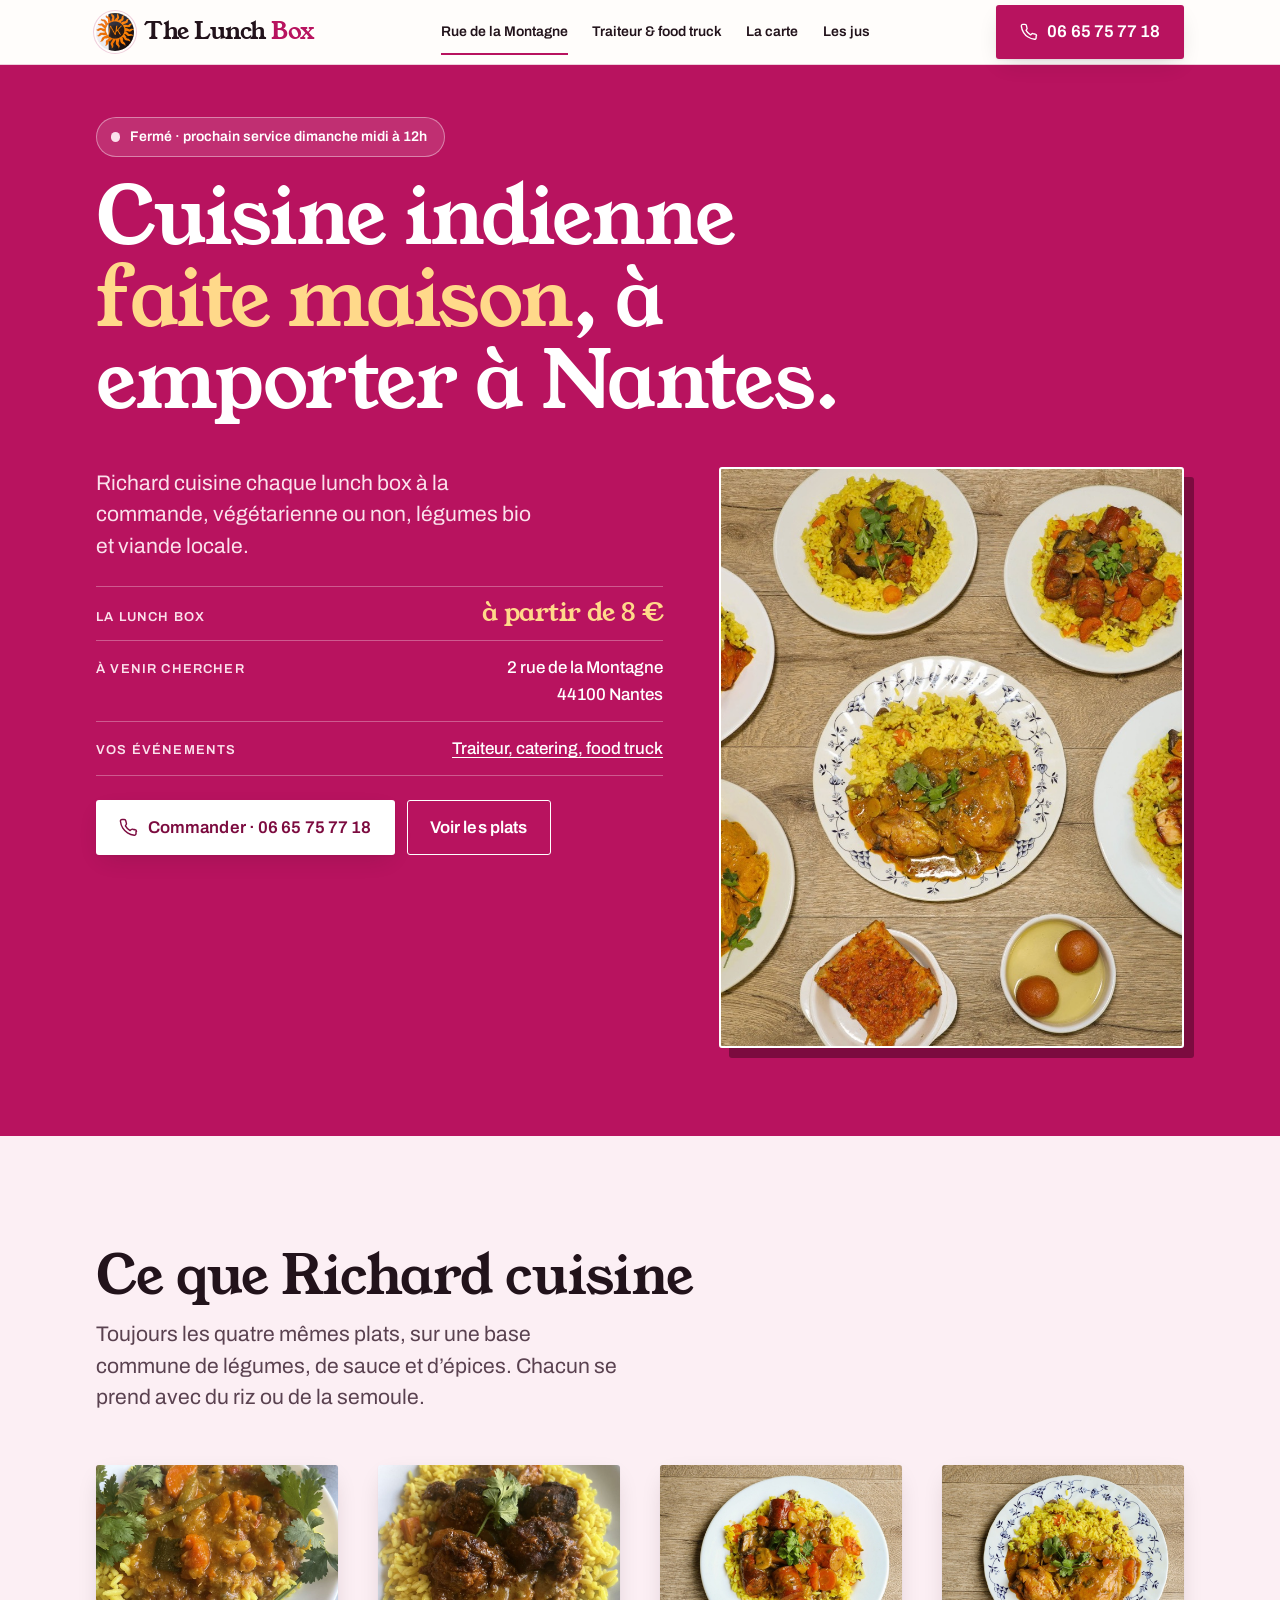
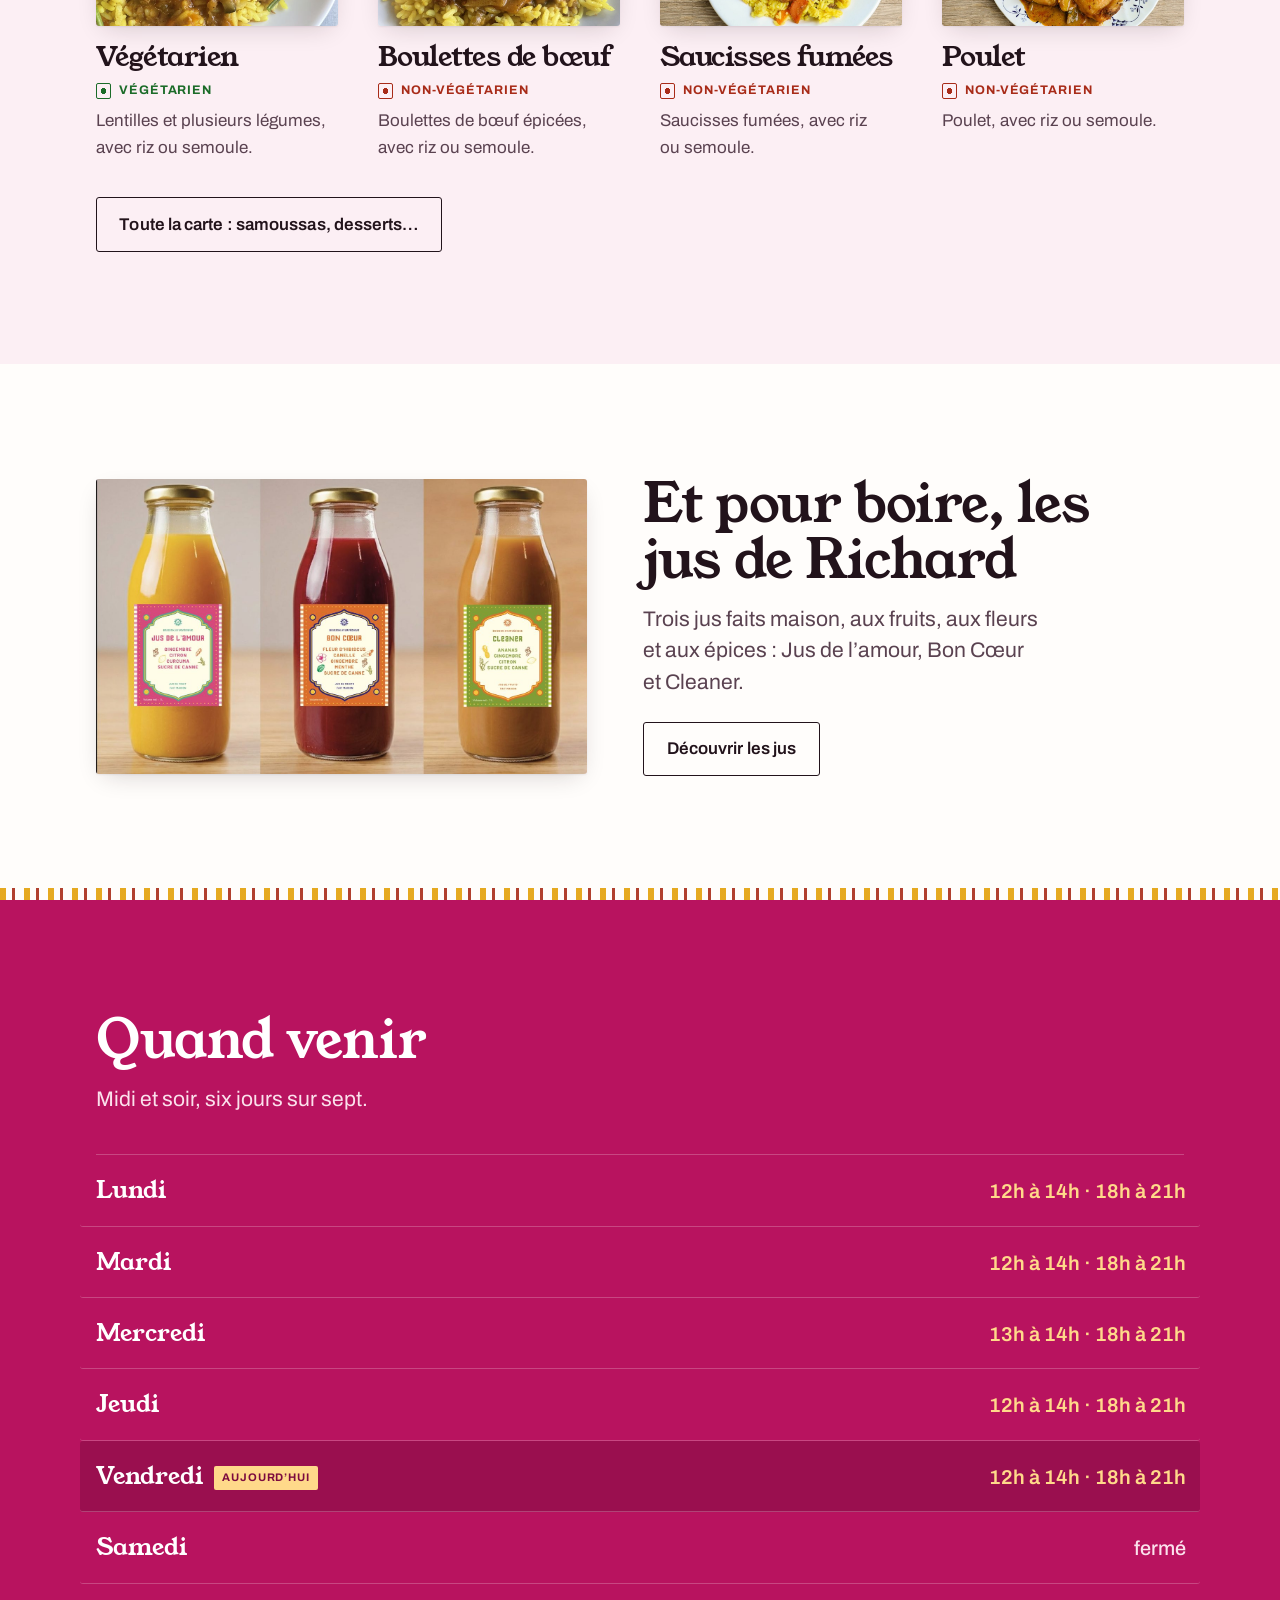
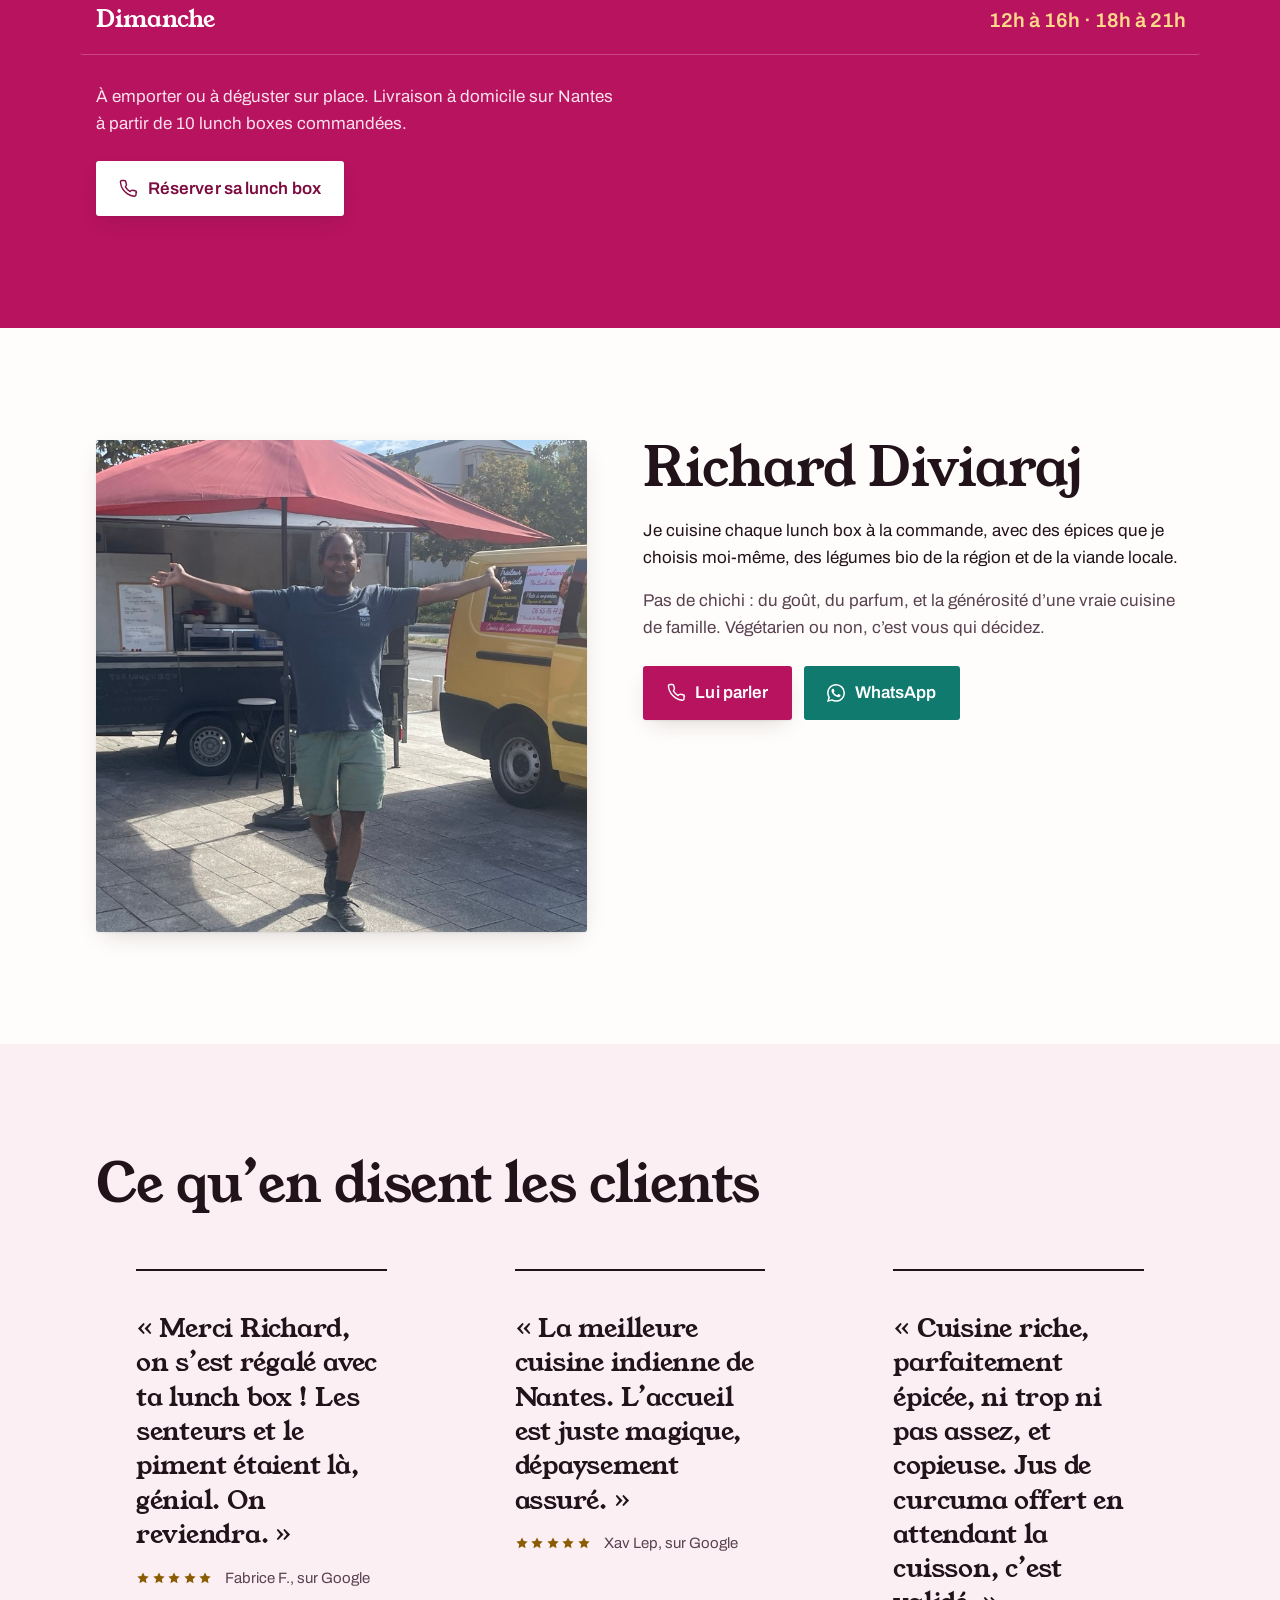
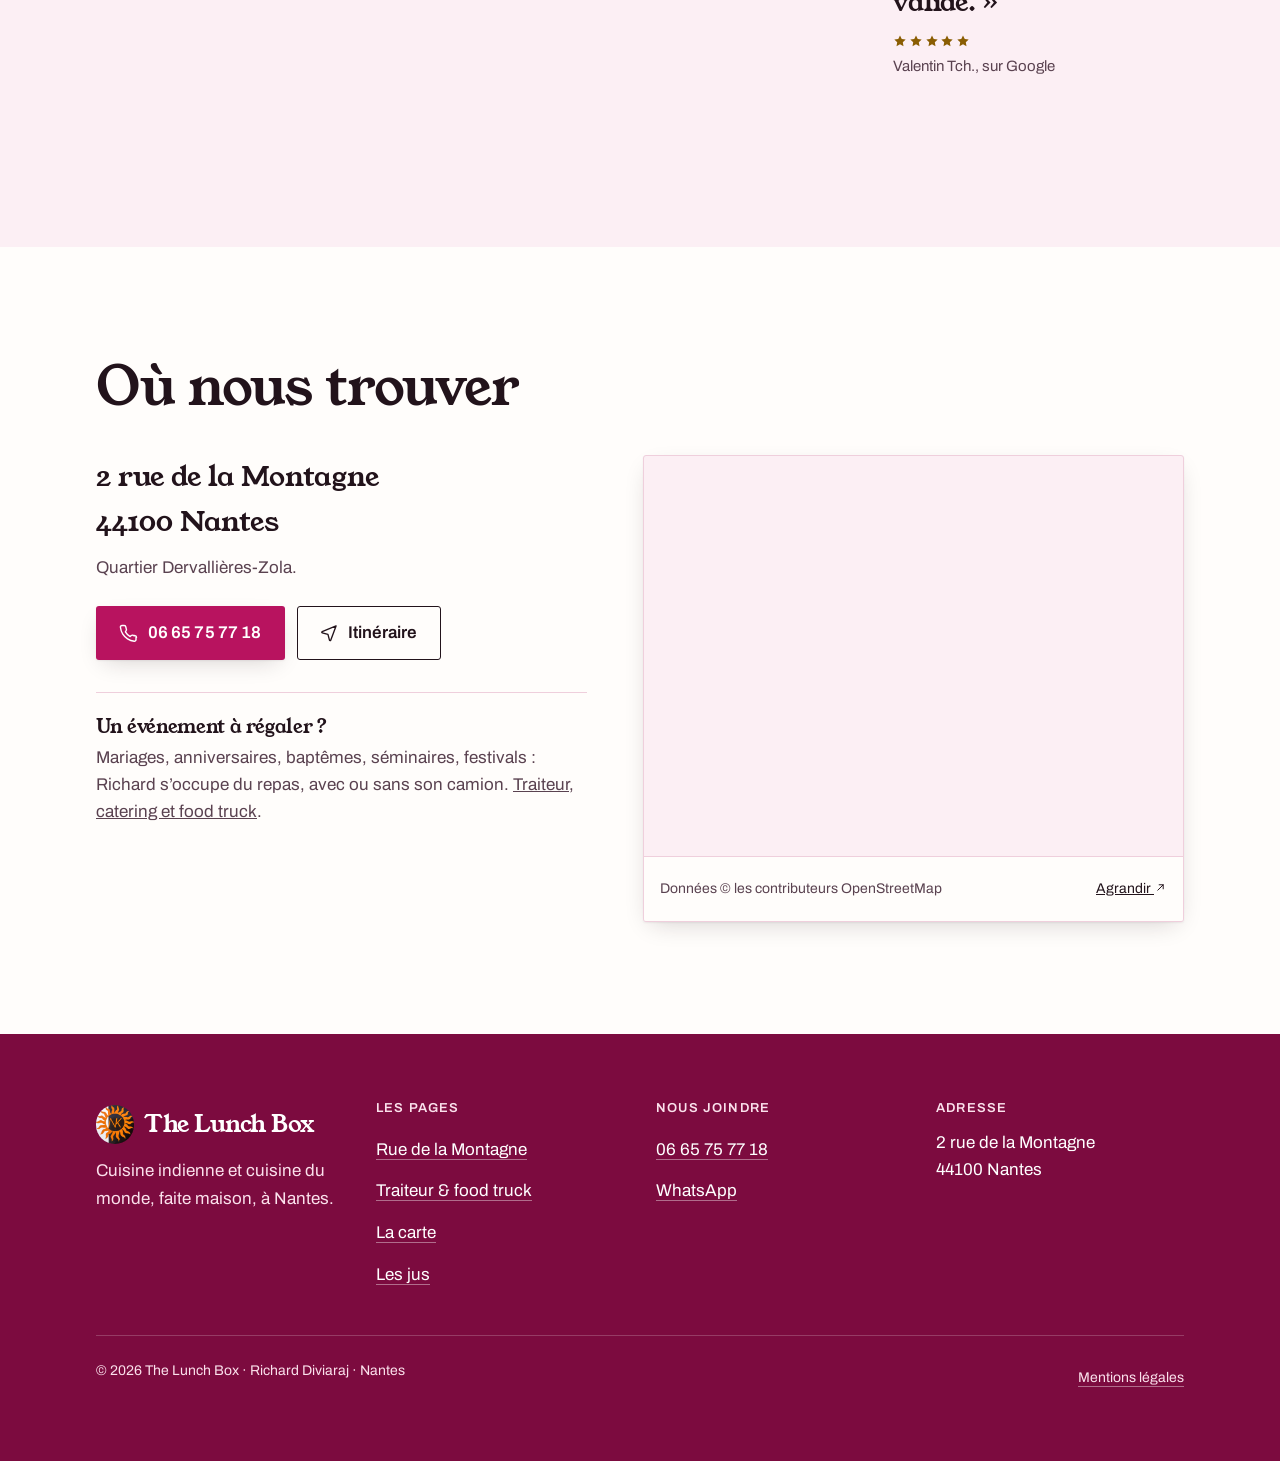
<file: index.html>
<!doctype html>
<html lang="fr">
<head>
<meta charset="utf-8">
<meta name="viewport" content="width=device-width, initial-scale=1">
<title>The Lunch Box, cuisine indienne à emporter à Nantes, rue de la Montagne</title>
<meta name="description" content="Richard cuisine chaque lunch box à la commande : végétarienne ou non, avec riz ou semoule. Cuisine indienne et cuisine du monde à partir de 8 €, 2 rue de la Montagne, 44100 Nantes. Traiteur, buffet, catering et food truck. 06 65 75 77 18.">
<link rel="canonical" href="https://thelunchbox-nantes.fr/">
<meta name="theme-color" content="#B8135F">
<link rel="icon" href="favicon.ico" sizes="any">
<link rel="icon" href="assets/img/favicon-48.png" type="image/png" sizes="48x48">
<link rel="apple-touch-icon" href="assets/img/apple-touch-icon.png">

<meta property="og:url" content="https://thelunchbox-nantes.fr/">
<meta property="og:type" content="restaurant">
<meta property="og:locale" content="fr_FR">
<meta property="og:site_name" content="The Lunch Box">
<meta property="og:title" content="The Lunch Box, cuisine indienne à emporter à Nantes">
<meta property="og:description" content="La cuisine indienne de Richard, à emporter rue de la Montagne. À partir de 8 €.">
<meta property="og:image" content="https://thelunchbox-nantes.fr/assets/img/lunchbox.jpg">

<link rel="preconnect" href="https://fonts.googleapis.com">
<link rel="preconnect" href="https://fonts.gstatic.com" crossorigin>
<link href="https://fonts.googleapis.com/css2?family=Young+Serif&family=Archivo:wght@400;500;600;700&display=swap" rel="stylesheet">
<link rel="stylesheet" href="assets/css/site.css?v=2026-10-15a">

<script type="application/ld+json">
{
  "@context": "https://schema.org",
  "@type": "Restaurant",
  "name": "The Lunch Box",
  "url": "https://thelunchbox-nantes.fr/",
  "logo": "https://thelunchbox-nantes.fr/assets/img/logo-nk.jpg",
  "image": "https://thelunchbox-nantes.fr/assets/img/lunchbox.jpg",
  "description": "Cuisine indienne et cuisine du monde, faite maison, à emporter, végétarienne et non-végétarienne, à Nantes. Traiteur, buffet, catering et food truck sur devis.",
  "servesCuisine": ["Indienne", "Indienne du Sud", "Cuisine du monde"],
  "priceRange": "€",
  "currenciesAccepted": "EUR",
  "telephone": "+33665757718",
  "founder": { "@type": "Person", "name": "Richard Diviaraj" },
  "address": {
    "@type": "PostalAddress",
    "streetAddress": "2 rue de la Montagne",
    "postalCode": "44100",
    "addressLocality": "Nantes",
    "addressCountry": "FR"
  },
  "geo": { "@type": "GeoCoordinates", "latitude": 47.2120517, "longitude": -1.5794874 },
  "areaServed": { "@type": "City", "name": "Nantes" },
  "openingHoursSpecification": [
    { "@type": "OpeningHoursSpecification", "dayOfWeek": ["Monday", "Tuesday", "Thursday", "Friday"], "opens": "12:00", "closes": "14:00" },
    { "@type": "OpeningHoursSpecification", "dayOfWeek": "Wednesday", "opens": "13:00", "closes": "14:00" },
    { "@type": "OpeningHoursSpecification", "dayOfWeek": "Sunday", "opens": "12:00", "closes": "16:00" },
    { "@type": "OpeningHoursSpecification", "dayOfWeek": ["Monday", "Tuesday", "Wednesday", "Thursday", "Friday", "Sunday"], "opens": "18:00", "closes": "21:00" }
  ],
  "hasMenu": "https://thelunchbox-nantes.fr/carte.html"
}
</script>
</head>
<body>

<!-- Jeu d'icônes : tracé à la main, une seule graisse de trait. -->
<svg width="0" height="0" style="position:absolute" aria-hidden="true" focusable="false">
  <defs>
    <g id="i-phone" fill="none" stroke="currentColor" stroke-width="1.8" stroke-linecap="round" stroke-linejoin="round">
      <path d="M21.5 16.9v2.8a2 2 0 0 1-2.2 2 19.6 19.6 0 0 1-8.5-3 19.3 19.3 0 0 1-6-6 19.6 19.6 0 0 1-3-8.6 2 2 0 0 1 2-2.2h2.8a2 2 0 0 1 2 1.7c.1 1 .4 1.9.7 2.8a2 2 0 0 1-.4 2.1L8.1 9.9a16 16 0 0 0 6 6l1.4-1.3a2 2 0 0 1 2.1-.4c.9.3 1.8.6 2.8.7a2 2 0 0 1 1.7 2Z"/>
    </g>
    <g id="i-pin" fill="none" stroke="currentColor" stroke-width="1.8" stroke-linecap="round" stroke-linejoin="round">
      <path d="M20 10.5c0 5.7-8 11.5-8 11.5s-8-5.8-8-11.5a8 8 0 0 1 16 0Z"/><circle cx="12" cy="10.3" r="2.9"/>
    </g>
    <g id="i-route" fill="none" stroke="currentColor" stroke-width="1.8" stroke-linecap="round" stroke-linejoin="round">
      <path d="M21.4 2.6 2.9 10.2c-.8.3-.8 1.5.1 1.7l7.6 2 2 7.6c.2.9 1.4.9 1.7.1Z"/>
    </g>
    <g id="i-camera" fill="none" stroke="currentColor" stroke-width="1.8" stroke-linecap="round" stroke-linejoin="round">
      <path d="M22 19a2 2 0 0 1-2 2H4a2 2 0 0 1-2-2V9a2 2 0 0 1 2-2h3l1.8-2.6h6.4L17 7h3a2 2 0 0 1 2 2Z"/><circle cx="12" cy="13.5" r="3.6"/>
    </g>
    <g id="i-ext" fill="none" stroke="currentColor" stroke-width="1.8" stroke-linecap="round" stroke-linejoin="round">
      <path d="M7 17 17 7M9.5 7H17v7.5"/>
    </g>
    <path id="i-star" d="M12 2.4 15 8.5l6.7 1-4.9 4.7 1.2 6.7L12 17.7l-6 3.2 1.2-6.7L2.3 9.5l6.7-1Z" fill="currentColor"/>
    <path id="i-wa" fill="currentColor" d="M12.05 0C5.5 0 .16 5.34.16 11.89c0 2.1.55 4.15 1.59 5.95L.06 24l6.3-1.65a11.88 11.88 0 0 0 5.69 1.45c6.55 0 11.89-5.34 11.89-11.89A11.82 11.82 0 0 0 12.05 0Zm0 21.79a9.87 9.87 0 0 1-5.03-1.38l-.36-.21-3.74.98 1-3.65-.24-.37a9.86 9.86 0 0 1-1.51-5.26 9.89 9.89 0 0 1 16.88-6.99 9.83 9.83 0 0 1 2.89 7 9.89 9.89 0 0 1-9.89 9.88Zm5.42-7.4c-.3-.15-1.76-.87-2.03-.97-.27-.1-.47-.15-.67.15-.2.3-.77.96-.94 1.16-.18.2-.35.22-.65.08-.3-.15-1.25-.47-2.39-1.48-.88-.79-1.48-1.76-1.65-2.06-.17-.3-.02-.46.13-.6.14-.14.3-.35.44-.52.15-.18.2-.3.3-.5.1-.2.05-.37-.02-.52-.08-.15-.67-1.61-.92-2.2-.24-.58-.49-.5-.67-.51h-.57c-.2 0-.52.07-.79.37-.27.3-1.04 1.02-1.04 2.48s1.07 2.87 1.21 3.07c.15.2 2.1 3.2 5.08 4.49.71.3 1.26.49 1.7.62.7.23 1.35.2 1.87.12.57-.09 1.75-.72 2-1.41.25-.7.25-1.29.18-1.42-.08-.12-.28-.2-.57-.35Z"/>
  </defs>
</svg>

<header class="top">
  <div class="wrap top__in">
    <a class="mark" href="index.html"><img src="assets/img/logo-nk.jpg" alt="" width="40" height="40"><span>The&nbsp;Lunch&nbsp;<em>Box</em></span></a>
    <nav class="nav" aria-label="Pages du site">
      <a href="index.html" aria-current="page"><span class="nav__plus">Rue de la </span>Montagne</a>
      <a href="food-truck.html">Traiteur<span class="nav__plus"> &amp; food truck</span></a>
      <a href="carte.html">La carte</a>
      <a href="jus.html">Les jus</a>
    </nav>
    <a class="btn btn--go" href="tel:+33665757718">
      <svg width="18" height="18" viewBox="0 0 24 24" aria-hidden="true"><use href="#i-phone"/></svg>
      06 65 75 77 18
    </a>
  </div>
</header>

<main id="haut">

  <!-- ACCUEIL ----------------------------------------------------------- -->
  <div class="splash">
  <section class="wrap hero">
    <a class="status" href="#horaires" id="statut" data-open="">
      <span class="status__dot" aria-hidden="true"></span>
      <span data-statut-texte>Midi et soir, tous les jours sauf le samedi</span>
    </a>

    <h1 class="t-hero">Cuisine indienne <em>faite maison</em>, à emporter à Nantes.</h1>

    <div class="hero__grid">
      <div>
        <p class="lede muted">Richard cuisine chaque lunch box à la commande, végétarienne ou non,
          légumes bio et viande locale.</p>

        <dl class="facts">
          <div><dt>La lunch box</dt><dd class="price">à partir de 8 €</dd></div>
          <div><dt>À venir chercher</dt><dd>2 rue de la Montagne<br>44100 Nantes</dd></div>
          <div><dt>Vos événements</dt><dd><a href="food-truck.html">Traiteur, catering, food truck</a></dd></div>
        </dl>

        <div class="hero__actions">
          <a class="btn btn--go" href="tel:+33665757718">
            <svg width="19" height="19" viewBox="0 0 24 24" aria-hidden="true"><use href="#i-phone"/></svg>
            Commander · 06 65 75 77 18
          </a>
          <a class="btn btn--line" href="#carte">Voir les plats</a>
        </div>
      </div>

      <figure class="shot shot--tall">
        <img src="assets/img/lunchbox.jpg" alt="Les plats de Richard vus du dessus : riz safrané, currys et desserts" width="1000" height="1250" decoding="async" fetchpriority="high">
      </figure>
    </div>
  </section>
  </div>

  <!-- LES QUATRE PLATS -------------------------------------------------- -->
  <section id="carte" class="band band--paper">
    <div class="wrap">
      <h2 class="t-sect">Ce que Richard cuisine</h2>
      <p class="lede muted" style="margin-top:.85rem;max-width:44ch">Toujours les quatre mêmes plats, sur une base
        commune de légumes, de sauce et d’épices. Chacun se prend avec du riz ou de la semoule.</p>

      <div class="dishes">
        <article class="dish">
          <figure class="shot shot--wide">
            <img src="assets/img/vegetarien.jpg" alt="Plat végétarien aux lentilles, carottes, courgette et haricots verts sur du riz safrané" width="900" height="600" loading="lazy" decoding="async">
          </figure>
          <h3 class="t-item">Végétarien</h3>
          <p class="mark-veg" data-veg="oui">Végétarien</p>
          <p>Lentilles et plusieurs légumes, avec riz ou semoule.</p>
        </article>

        <article class="dish">
          <figure class="shot shot--wide">
            <img src="assets/img/boeuf.jpg" alt="Boulettes de bœuf en sauce sur du riz safrané, avec de la coriandre" width="900" height="600" loading="lazy" decoding="async">
          </figure>
          <h3 class="t-item">Boulettes de bœuf</h3>
          <p class="mark-veg" data-veg="non">Non-végétarien</p>
          <p>Boulettes de bœuf épicées, avec riz ou semoule.</p>
        </article>

        <article class="dish">
          <figure class="shot shot--wide">
            <img src="assets/img/saucisses.jpg" alt="Saucisses fumées" width="900" height="600" loading="lazy" decoding="async">
          </figure>
          <h3 class="t-item">Saucisses fumées</h3>
          <p class="mark-veg" data-veg="non">Non-végétarien</p>
          <p>Saucisses fumées, avec riz ou semoule.</p>
        </article>

        <article class="dish">
          <figure class="shot shot--wide">
            <img src="assets/img/poulet.jpg" alt="Poulet en sauce, avec du riz" width="900" height="600" loading="lazy" decoding="async">
          </figure>
          <h3 class="t-item">Poulet</h3>
          <p class="mark-veg" data-veg="non">Non-végétarien</p>
          <p>Poulet, avec riz ou semoule.</p>
        </article>
      </div>

      <div class="stack" style="margin-top:2.25rem">
        <a class="btn btn--line" href="carte.html">Toute la carte : samoussas, desserts…</a>
      </div>
    </div>
  </section>

  <!-- LES JUS ----------------------------------------------------------- -->
  <section id="jus" class="band">
    <div class="wrap contact__grid contact__grid--mid">
      <figure class="shot shot--trio">
        <img src="assets/img/jus-trio.jpg" alt="Trois bouteilles : Jus de l’amour (jaune), Bon Cœur (rouge) et Cleaner (orangé)" width="1400" height="845" loading="lazy" decoding="async">
      </figure>
      <div>
        <h2 class="t-sect">Et pour boire, les jus de Richard</h2>
        <p class="lede muted" style="margin-top:.85rem">Trois jus faits maison, aux fruits, aux fleurs
          et aux épices : Jus de l’amour, Bon Cœur et Cleaner.</p>
        <div class="stack">
          <a class="btn btn--line" href="jus.html">Découvrir les jus</a>
        </div>
      </div>
    </div>
  </section>

  <!-- HORAIRES ---------------------------------------------------------- -->
  <div class="blockprint" aria-hidden="true"></div>
  <section id="horaires" class="band band--leaf">
    <div class="wrap">
      <h2 class="t-sect">Quand venir</h2>
      <p class="lede muted" style="margin-top:.85rem">Midi et soir, six jours sur sept.</p>

      <ul class="hours">
        <li data-jour="1">
          <span class="hours__day">Lundi</span>
          <span class="hours__time">12h à 14h<small>18h à 21h</small></span>
        </li>
        <li data-jour="2">
          <span class="hours__day">Mardi</span>
          <span class="hours__time">12h à 14h<small>18h à 21h</small></span>
        </li>
        <li data-jour="3">
          <span class="hours__day">Mercredi</span>
          <span class="hours__time">13h à 14h<small>18h à 21h</small></span>
        </li>
        <li data-jour="4">
          <span class="hours__day">Jeudi</span>
          <span class="hours__time">12h à 14h<small>18h à 21h</small></span>
        </li>
        <li data-jour="5">
          <span class="hours__day">Vendredi</span>
          <span class="hours__time">12h à 14h<small>18h à 21h</small></span>
        </li>
        <li data-jour="6" data-off>
          <span class="hours__day">Samedi</span>
          <span class="hours__time">fermé</span>
        </li>
        <li data-jour="0">
          <span class="hours__day">Dimanche</span>
          <span class="hours__time">12h à 16h<small>18h à 21h</small></span>
        </li>
      </ul>

      <p class="muted" style="margin-top:1.75rem;max-width:52ch">
        À emporter ou à déguster sur place. Livraison à domicile sur Nantes
        à partir de 10 lunch boxes commandées.
      </p>

      <div class="stack">
        <a class="btn btn--go" href="tel:+33665757718">
          <svg width="19" height="19" viewBox="0 0 24 24" aria-hidden="true"><use href="#i-phone"/></svg>
          Réserver sa lunch box
        </a>
      </div>
    </div>
  </section>

  <!-- RICHARD ----------------------------------------------------------- -->
  <section id="richard" class="band">
    <div class="wrap contact__grid">
      <figure class="shot shot--face">
        <img src="assets/img/richard.jpg" alt="Richard devant son camion, les bras ouverts" width="800" height="800" loading="lazy" decoding="async">
      </figure>
      <div>
        <h2 class="t-sect">Richard Diviaraj</h2>
        <div class="prose" style="display:grid;gap:1rem;margin-top:1.25rem">
          <p>Je cuisine chaque lunch box à la commande, avec des épices que je choisis
            moi-même, des légumes bio de la région et de la viande locale.</p>
          <p class="muted">Pas de chichi : du goût, du parfum, et la générosité d’une vraie
            cuisine de famille. Végétarien ou non, c’est vous qui décidez.</p>
        </div>
        <div class="stack">
          <a class="btn btn--go" href="tel:+33665757718">
            <svg width="19" height="19" viewBox="0 0 24 24" aria-hidden="true"><use href="#i-phone"/></svg>
            Lui parler
          </a>
          <a class="btn btn--wa" href="https://wa.me/33665757718">
            <svg width="18" height="18" viewBox="0 0 24 24" aria-hidden="true"><use href="#i-wa"/></svg>
            WhatsApp
          </a>
        </div>
      </div>
    </div>
  </section>

  <!-- AVIS -------------------------------------------------------------- -->
  <section id="avis" class="band band--paper">
    <div class="wrap">
      <h2 class="t-sect">Ce qu’en disent les clients</h2>

      <div class="reviews">
        <figure class="review">
          <blockquote class="t-quote">« Merci Richard, on s’est régalé avec ta lunch box ! Les senteurs
            et le piment étaient là, génial. On reviendra. »</blockquote>
          <figcaption>
            <span class="stars" aria-label="5 étoiles sur 5">
              <svg width="14" height="14" viewBox="0 0 24 24" aria-hidden="true"><use href="#i-star"/></svg>
              <svg width="14" height="14" viewBox="0 0 24 24" aria-hidden="true"><use href="#i-star"/></svg>
              <svg width="14" height="14" viewBox="0 0 24 24" aria-hidden="true"><use href="#i-star"/></svg>
              <svg width="14" height="14" viewBox="0 0 24 24" aria-hidden="true"><use href="#i-star"/></svg>
              <svg width="14" height="14" viewBox="0 0 24 24" aria-hidden="true"><use href="#i-star"/></svg>
            </span>
            Fabrice F., sur Google
          </figcaption>
        </figure>

        <figure class="review">
          <blockquote class="t-quote">« La meilleure cuisine indienne de Nantes. L’accueil est juste
            magique, dépaysement assuré. »</blockquote>
          <figcaption>
            <span class="stars" aria-label="5 étoiles sur 5">
              <svg width="14" height="14" viewBox="0 0 24 24" aria-hidden="true"><use href="#i-star"/></svg>
              <svg width="14" height="14" viewBox="0 0 24 24" aria-hidden="true"><use href="#i-star"/></svg>
              <svg width="14" height="14" viewBox="0 0 24 24" aria-hidden="true"><use href="#i-star"/></svg>
              <svg width="14" height="14" viewBox="0 0 24 24" aria-hidden="true"><use href="#i-star"/></svg>
              <svg width="14" height="14" viewBox="0 0 24 24" aria-hidden="true"><use href="#i-star"/></svg>
            </span>
            Xav Lep, sur Google
          </figcaption>
        </figure>

        <figure class="review">
          <blockquote class="t-quote">« Cuisine riche, parfaitement épicée, ni trop ni pas assez, et
            copieuse. Jus de curcuma offert en attendant la cuisson, c’est validé. »</blockquote>
          <figcaption>
            <span class="stars" aria-label="5 étoiles sur 5">
              <svg width="14" height="14" viewBox="0 0 24 24" aria-hidden="true"><use href="#i-star"/></svg>
              <svg width="14" height="14" viewBox="0 0 24 24" aria-hidden="true"><use href="#i-star"/></svg>
              <svg width="14" height="14" viewBox="0 0 24 24" aria-hidden="true"><use href="#i-star"/></svg>
              <svg width="14" height="14" viewBox="0 0 24 24" aria-hidden="true"><use href="#i-star"/></svg>
              <svg width="14" height="14" viewBox="0 0 24 24" aria-hidden="true"><use href="#i-star"/></svg>
            </span>
            Valentin Tch., sur Google
          </figcaption>
        </figure>
      </div>
    </div>
  </section>

  <!-- OÙ NOUS TROUVER --------------------------------------------------- -->
  <section id="venir" class="band">
    <div class="wrap">
      <h2 class="t-sect">Où nous trouver</h2>

      <div class="contact__grid" style="margin-top:clamp(1.75rem,4vw,2.5rem)">
        <div>
          <p class="t-item" style="font-family:var(--display)">2 rue de la Montagne<br>44100 Nantes</p>
          <p class="muted" style="margin-top:.6rem">Quartier Dervallières-Zola.</p>

          <div class="stack">
            <a class="btn btn--go" href="tel:+33665757718">
              <svg width="19" height="19" viewBox="0 0 24 24" aria-hidden="true"><use href="#i-phone"/></svg>
              06 65 75 77 18
            </a>
            <a class="btn btn--line" href="https://www.google.com/maps/dir/?api=1&amp;destination=2+rue+de+la+Montagne%2C+44100+Nantes" target="_blank" rel="noopener">
              <svg width="18" height="18" viewBox="0 0 24 24" aria-hidden="true"><use href="#i-route"/></svg>
              Itinéraire
            </a>
          </div>

          <div class="note">
            <h3>Un événement à régaler ?</h3>
            <p class="muted">Mariages, anniversaires, baptêmes, séminaires, festivals : Richard
              s’occupe du repas, avec ou sans son camion.
              <a href="food-truck.html">Traiteur, catering et food truck</a>.</p>
          </div>
        </div>

        <div class="map">
          <iframe
            title="Carte : 2 rue de la Montagne, 44100 Nantes"
            src="https://www.openstreetmap.org/export/embed.html?bbox=-1.5845%2C47.2093%2C-1.5745%2C47.2148&amp;layer=mapnik&amp;marker=47.2120517%2C-1.5794874"
            loading="lazy" referrerpolicy="no-referrer-when-downgrade"></iframe>
          <p class="map__foot">
            <span class="muted">Données © les contributeurs OpenStreetMap</span>
            <a href="https://www.openstreetmap.org/?mlat=47.21205&amp;mlon=-1.57949#map=17/47.21205/-1.57949" target="_blank" rel="noopener">
              Agrandir <svg width="13" height="13" viewBox="0 0 24 24" aria-hidden="true" style="display:inline-block;vertical-align:-1px"><use href="#i-ext"/></svg>
            </a>
          </p>
        </div>
      </div>
    </div>
  </section>
</main>

<footer class="foot">
  <div class="wrap">
    <div class="foot__grid">
      <div>
        <p class="mark" style="margin-bottom:.4rem"><img src="assets/img/logo-nk.jpg" alt="" width="40" height="40" loading="lazy">The Lunch Box</p>
        <p class="muted">Cuisine indienne et cuisine du monde, faite maison, à Nantes.</p>
      </div>
      <div>
        <p class="label">Les pages</p>
        <p style="margin-top:.6rem"><a href="index.html">Rue de la Montagne</a></p>
        <p><a href="food-truck.html">Traiteur &amp; food truck</a></p>
        <p><a href="carte.html">La carte</a></p>
        <p><a href="jus.html">Les jus</a></p>
      </div>
      <div>
        <p class="label">Nous joindre</p>
        <p style="margin-top:.6rem"><a href="tel:+33665757718">06 65 75 77 18</a></p>
        <p><a href="https://wa.me/33665757718">WhatsApp</a></p>
      </div>
      <div>
        <p class="label">Adresse</p>
        <p style="margin-top:.6rem">2 rue de la Montagne<br>44100 Nantes</p>
      </div>
    </div>
    <p class="foot__legal"><span>© <span id="annee">2026</span> The Lunch Box · Richard Diviaraj · Nantes</span> <a href="mentions-legales.html">Mentions légales</a></p>
  </div>
</footer>

<!-- Barre d'action mobile : l'appel toujours à portée de pouce -->
<nav class="callbar" aria-label="Actions rapides">
  <a href="tel:+33665757718">
    <svg width="18" height="18" viewBox="0 0 24 24" aria-hidden="true"><use href="#i-phone"/></svg>
    Appeler
  </a>
  <a href="https://wa.me/33665757718">
    <svg width="17" height="17" viewBox="0 0 24 24" aria-hidden="true"><use href="#i-wa"/></svg>
    WhatsApp
  </a>
  <a href="https://www.google.com/maps/dir/?api=1&amp;destination=2+rue+de+la+Montagne%2C+44100+Nantes" target="_blank" rel="noopener">
    <svg width="17" height="17" viewBox="0 0 24 24" aria-hidden="true"><use href="#i-pin"/></svg>
    Y aller
  </a>
</nav>

<script>
/* Ouvert / fermé en direct, calculé à l'heure de Paris.
   Horaires alignés sur la fiche Google. Sans JavaScript, la pastille affiche
   déjà les jours de service : rien ne casse. */
(function () {
  var SERVICES = [
    { jour: 1, de: 720,  a: 840,  quand: 'lundi midi' },
    { jour: 1, de: 1080, a: 1260, quand: 'lundi soir' },
    { jour: 2, de: 720,  a: 840,  quand: 'mardi midi' },
    { jour: 2, de: 1080, a: 1260, quand: 'mardi soir' },
    { jour: 3, de: 780,  a: 840,  quand: 'mercredi midi' },
    { jour: 3, de: 1080, a: 1260, quand: 'mercredi soir' },
    { jour: 4, de: 720,  a: 840,  quand: 'jeudi midi' },
    { jour: 4, de: 1080, a: 1260, quand: 'jeudi soir' },
    { jour: 5, de: 720,  a: 840,  quand: 'vendredi midi' },
    { jour: 5, de: 1080, a: 1260, quand: 'vendredi soir' },
    { jour: 0, de: 720,  a: 960,  quand: 'dimanche midi' },
    { jour: 0, de: 1080, a: 1260, quand: 'dimanche soir' }
  ];
  var INDEX = { Sun: 0, Mon: 1, Tue: 2, Wed: 3, Thu: 4, Fri: 5, Sat: 6 };

  function maintenant() {
    var parts = new Intl.DateTimeFormat('en-US', {
      timeZone: 'Europe/Paris', weekday: 'short', hour: '2-digit', minute: '2-digit', hour12: false
    }).formatToParts(new Date());
    var get = function (t) { return (parts.find(function (p) { return p.type === t; }) || {}).value; };
    var h = parseInt(get('hour'), 10) % 24;
    return { jour: INDEX[get('weekday')], min: h * 60 + parseInt(get('minute'), 10) };
  }

  function hhmm(m) {
    var h = Math.floor(m / 60), r = m % 60;
    return r ? h + 'h' + (r < 10 ? '0' + r : r) : h + 'h';
  }

  var pastille = document.getElementById('statut');
  var texte = pastille && pastille.querySelector('[data-statut-texte]');
  if (!texte || typeof Intl === 'undefined' || !Intl.DateTimeFormat) return;

  var t;
  try { t = maintenant(); } catch (e) { return; }
  if (t.jour === undefined || isNaN(t.min)) return;

  /* Le service du jour en cours */
  var i, s;
  for (i = 0; i < SERVICES.length; i++) {
    s = SERVICES[i];
    if (s.jour === t.jour && t.min >= s.de && t.min < s.a) {
      pastille.setAttribute('data-open', 'oui');
      texte.textContent = 'Ouvert maintenant · jusqu’à ' + hhmm(s.a);
      return marquerAujourdhui(t.jour);
    }
    if (s.jour === t.jour && t.min >= s.de - 90 && t.min < s.de) {
      pastille.setAttribute('data-open', 'bientot');
      texte.textContent = 'Ouvre à ' + hhmm(s.de) + ' · commandes possibles dès maintenant';
      return marquerAujourdhui(t.jour);
    }
  }

  /* Sinon : le prochain service, dans les sept jours qui viennent.
     On compte en jours de calendrier, pas en minutes écoulées, sinon un
     service à 46 h passe pour « demain ». */
  var meilleur = null, ecart, jours;
  for (i = 0; i < SERVICES.length; i++) {
    s = SERVICES[i];
    jours = (s.jour - t.jour + 7) % 7;
    ecart = jours * 1440 + s.de - t.min;
    if (ecart <= 0) { jours += 7; ecart += 7 * 1440; }
    if (meilleur === null || ecart < meilleur.ecart) meilleur = { ecart: ecart, jours: jours, s: s };
  }
  if (meilleur) {
    pastille.setAttribute('data-open', 'non');
    if (meilleur.jours === 0) {
      texte.textContent = 'Fermé · ouvre à ' + hhmm(meilleur.s.de);
    } else {
      var quand = meilleur.jours === 1
        ? 'demain ' + (meilleur.s.de < 900 ? 'midi' : 'soir')
        : meilleur.s.quand;
      texte.textContent = 'Fermé · prochain service ' + quand + ' à ' + hhmm(meilleur.s.de);
    }
  }
  marquerAujourdhui(t.jour);

  function marquerAujourdhui(jour) {
    var ligne = document.querySelector('.hours li[data-jour="' + jour + '"]');
    if (ligne) ligne.setAttribute('data-today', '');
  }
})();

document.getElementById('annee').textContent = new Date().getFullYear();
</script>

</body>
</html>
</file>
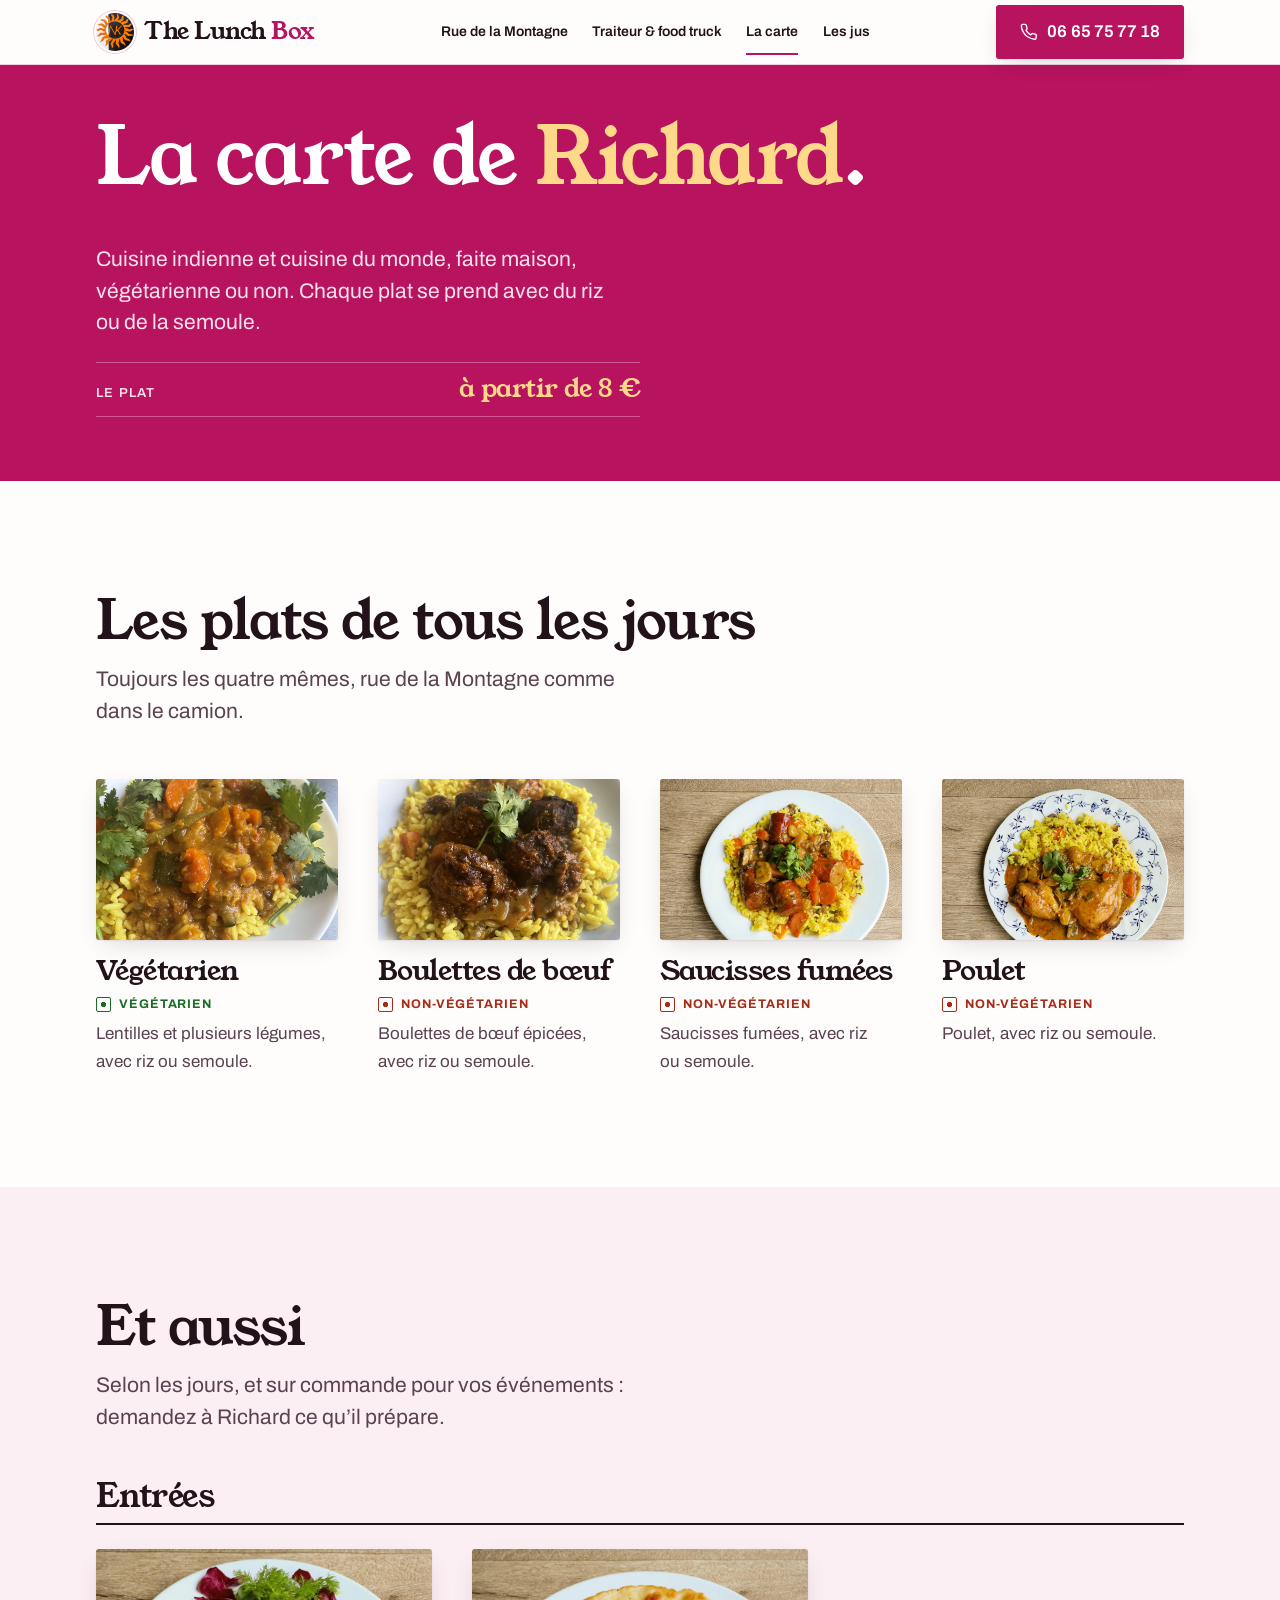
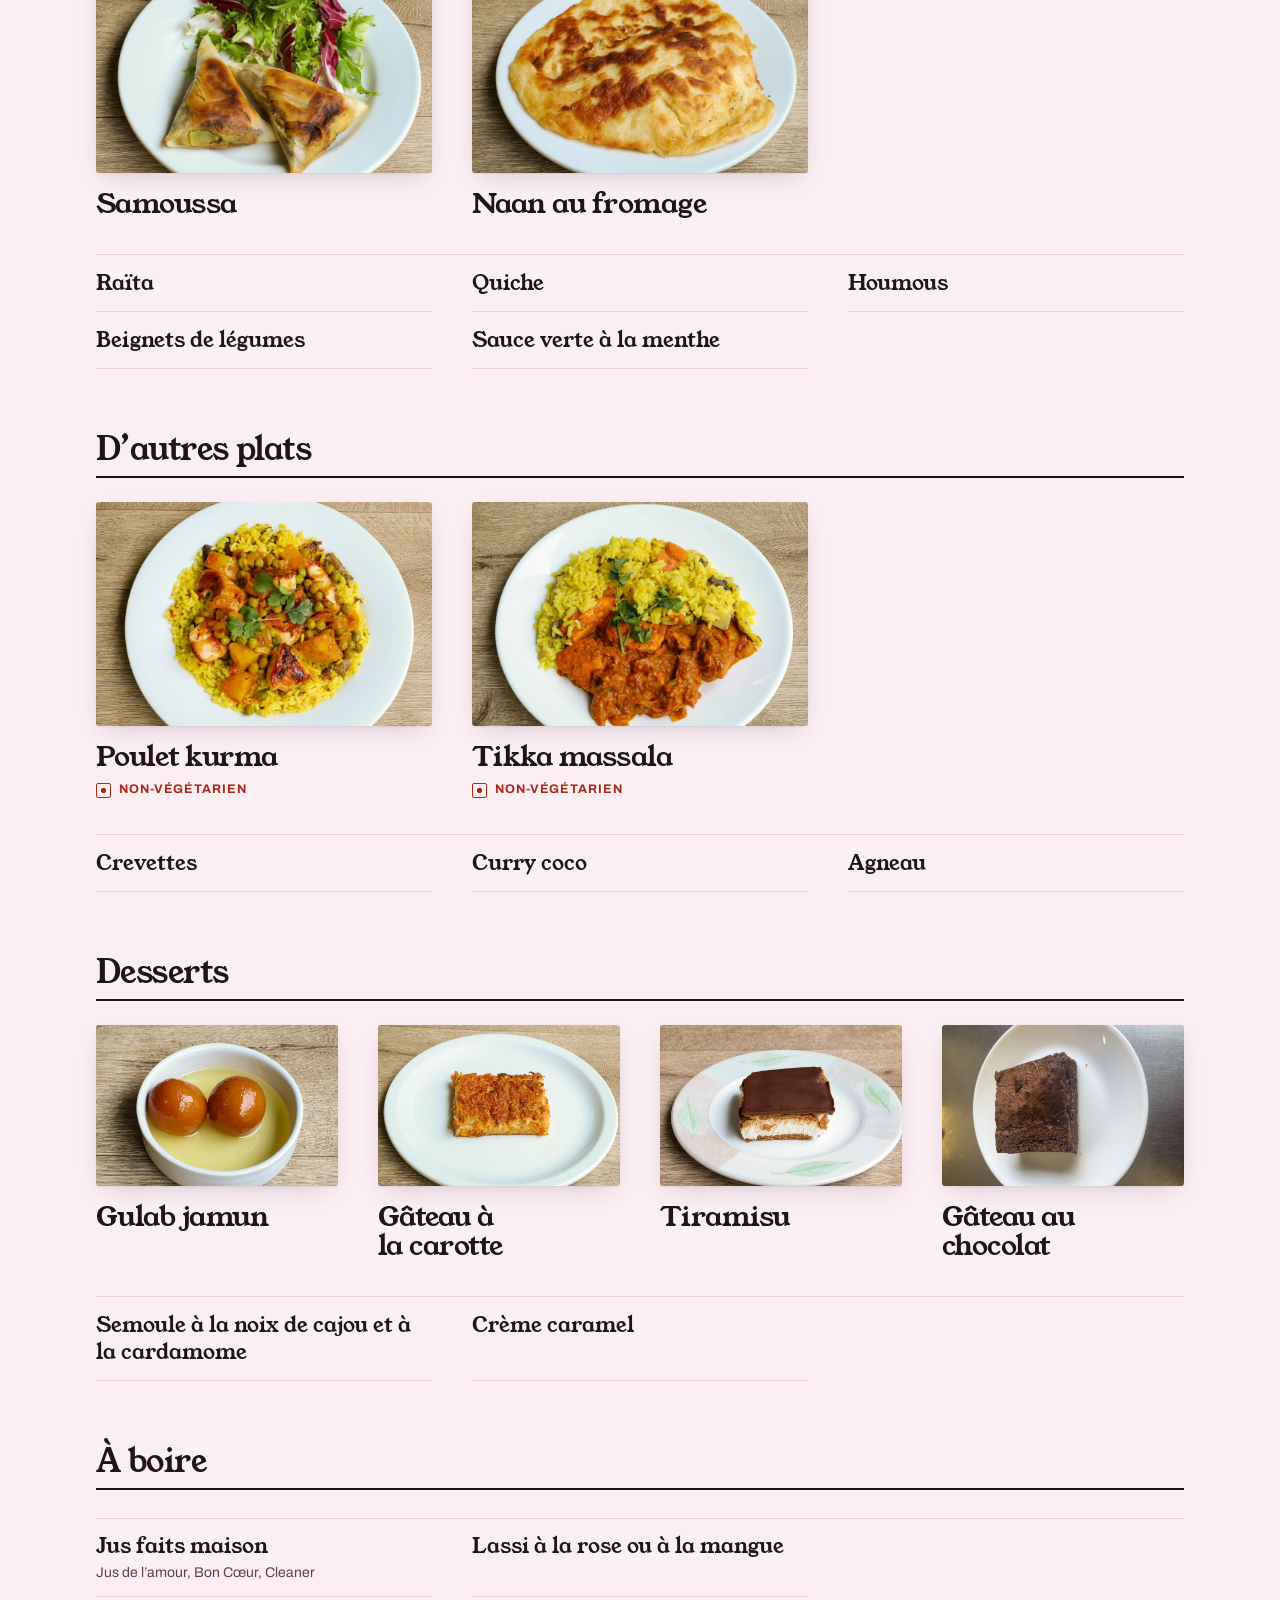
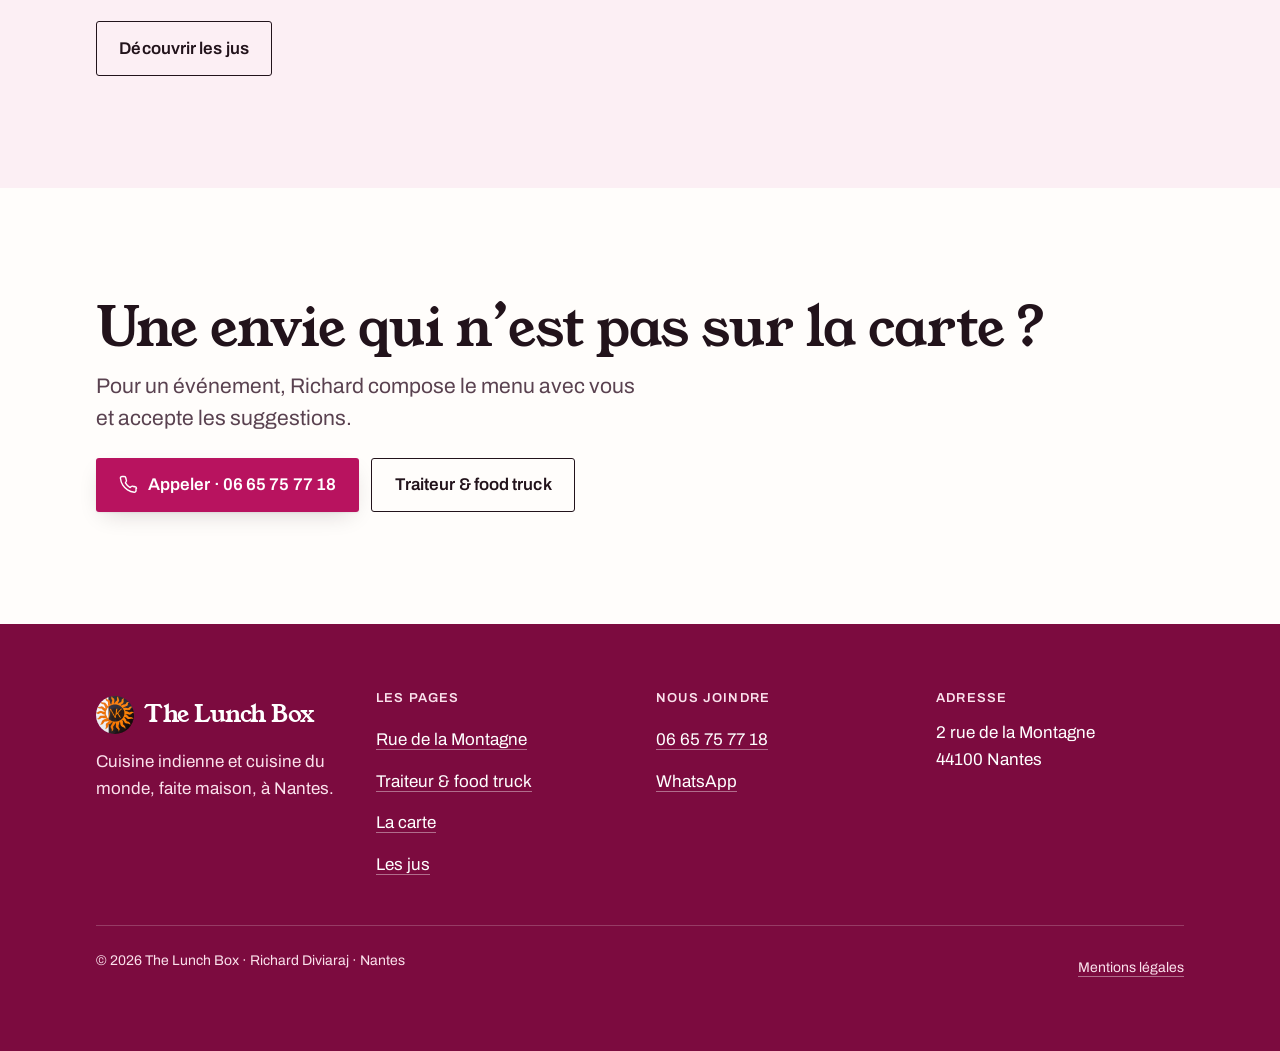
<file: carte.html>
<!doctype html>
<html lang="fr">
<head>
<meta charset="utf-8">
<meta name="viewport" content="width=device-width, initial-scale=1">
<title>La carte de Richard, cuisine indienne et du monde à Nantes | The Lunch Box</title>
<meta name="description" content="La carte de The Lunch Box à Nantes : poulet, boulettes de bœuf, saucisses fumées, végétarien, avec riz ou semoule, à partir de 8 €. Entrées : samoussas, naan au fromage, raïta, houmous, beignets de légumes. Poulet kurma, tikka massala, crevettes, agneau. Desserts et lassi.">
<link rel="canonical" href="https://thelunchbox-nantes.fr/carte.html">
<meta name="theme-color" content="#B8135F">
<link rel="icon" href="favicon.ico" sizes="any">
<link rel="icon" href="assets/img/favicon-48.png" type="image/png" sizes="48x48">
<link rel="apple-touch-icon" href="assets/img/apple-touch-icon.png">

<meta property="og:url" content="https://thelunchbox-nantes.fr/carte.html">
<meta property="og:type" content="website">
<meta property="og:locale" content="fr_FR">
<meta property="og:site_name" content="The Lunch Box">
<meta property="og:title" content="La carte de Richard | The Lunch Box, Nantes">
<meta property="og:description" content="Cuisine indienne et cuisine du monde, faite maison, à partir de 8 €.">
<meta property="og:image" content="https://thelunchbox-nantes.fr/assets/img/lunchbox.jpg">

<link rel="preconnect" href="https://fonts.googleapis.com">
<link rel="preconnect" href="https://fonts.gstatic.com" crossorigin>
<link href="https://fonts.googleapis.com/css2?family=Young+Serif&family=Archivo:wght@400;500;600;700&display=swap" rel="stylesheet">
<link rel="stylesheet" href="assets/css/site.css?v=2026-10-15a">

<script type="application/ld+json">
{
  "@context": "https://schema.org",
  "@type": "Menu",
  "name": "La carte de The Lunch Box",
  "url": "https://thelunchbox-nantes.fr/carte.html",
  "inLanguage": "fr",
  "hasMenuSection": [
    {
      "@type": "MenuSection",
      "name": "Les plats de tous les jours",
      "hasMenuItem": [
        { "@type": "MenuItem", "name": "Végétarien", "description": "Lentilles et plusieurs légumes, avec riz ou semoule.", "suitableForDiet": "https://schema.org/VegetarianDiet" },
        { "@type": "MenuItem", "name": "Boulettes de bœuf", "description": "Boulettes de bœuf épicées, avec riz ou semoule." },
        { "@type": "MenuItem", "name": "Saucisses fumées", "description": "Saucisses fumées, avec riz ou semoule." },
        { "@type": "MenuItem", "name": "Poulet", "description": "Poulet, avec riz ou semoule." }
      ]
    },
    {
      "@type": "MenuSection",
      "name": "Et aussi",
      "hasMenuItem": [
        { "@type": "MenuItem", "name": "Samoussa" },
        { "@type": "MenuItem", "name": "Naan au fromage" },
        { "@type": "MenuItem", "name": "Raïta" },
        { "@type": "MenuItem", "name": "Quiche" },
        { "@type": "MenuItem", "name": "Houmous" },
        { "@type": "MenuItem", "name": "Beignets de légumes" },
        { "@type": "MenuItem", "name": "Sauce verte à la menthe" },
        { "@type": "MenuItem", "name": "Poulet kurma" },
        { "@type": "MenuItem", "name": "Tikka massala" },
        { "@type": "MenuItem", "name": "Crevettes" },
        { "@type": "MenuItem", "name": "Curry coco" },
        { "@type": "MenuItem", "name": "Agneau" },
        { "@type": "MenuItem", "name": "Gulab jamun" },
        { "@type": "MenuItem", "name": "Gâteau à la carotte" },
        { "@type": "MenuItem", "name": "Tiramisu" },
        { "@type": "MenuItem", "name": "Gâteau au chocolat" },
        { "@type": "MenuItem", "name": "Semoule à la noix de cajou et à la cardamome" },
        { "@type": "MenuItem", "name": "Crème caramel" },
        { "@type": "MenuItem", "name": "Lassi à la rose ou à la mangue" },
        { "@type": "MenuItem", "name": "Jus faits maison" }
      ]
    }
  ]
}
</script>
</head>
<body>

<!-- Jeu d'icônes : tracé à la main, une seule graisse de trait. -->
<svg width="0" height="0" style="position:absolute" aria-hidden="true" focusable="false">
  <defs>
    <g id="i-phone" fill="none" stroke="currentColor" stroke-width="1.8" stroke-linecap="round" stroke-linejoin="round">
      <path d="M21.5 16.9v2.8a2 2 0 0 1-2.2 2 19.6 19.6 0 0 1-8.5-3 19.3 19.3 0 0 1-6-6 19.6 19.6 0 0 1-3-8.6 2 2 0 0 1 2-2.2h2.8a2 2 0 0 1 2 1.7c.1 1 .4 1.9.7 2.8a2 2 0 0 1-.4 2.1L8.1 9.9a16 16 0 0 0 6 6l1.4-1.3a2 2 0 0 1 2.1-.4c.9.3 1.8.6 2.8.7a2 2 0 0 1 1.7 2Z"/>
    </g>
    <g id="i-pin" fill="none" stroke="currentColor" stroke-width="1.8" stroke-linecap="round" stroke-linejoin="round">
      <path d="M20 10.5c0 5.7-8 11.5-8 11.5s-8-5.8-8-11.5a8 8 0 0 1 16 0Z"/><circle cx="12" cy="10.3" r="2.9"/>
    </g>
    <g id="i-route" fill="none" stroke="currentColor" stroke-width="1.8" stroke-linecap="round" stroke-linejoin="round">
      <path d="M21.4 2.6 2.9 10.2c-.8.3-.8 1.5.1 1.7l7.6 2 2 7.6c.2.9 1.4.9 1.7.1Z"/>
    </g>
    <g id="i-camera" fill="none" stroke="currentColor" stroke-width="1.8" stroke-linecap="round" stroke-linejoin="round">
      <path d="M22 19a2 2 0 0 1-2 2H4a2 2 0 0 1-2-2V9a2 2 0 0 1 2-2h3l1.8-2.6h6.4L17 7h3a2 2 0 0 1 2 2Z"/><circle cx="12" cy="13.5" r="3.6"/>
    </g>
    <g id="i-ext" fill="none" stroke="currentColor" stroke-width="1.8" stroke-linecap="round" stroke-linejoin="round">
      <path d="M7 17 17 7M9.5 7H17v7.5"/>
    </g>
    <path id="i-star" d="M12 2.4 15 8.5l6.7 1-4.9 4.7 1.2 6.7L12 17.7l-6 3.2 1.2-6.7L2.3 9.5l6.7-1Z" fill="currentColor"/>
    <path id="i-wa" fill="currentColor" d="M12.05 0C5.5 0 .16 5.34.16 11.89c0 2.1.55 4.15 1.59 5.95L.06 24l6.3-1.65a11.88 11.88 0 0 0 5.69 1.45c6.55 0 11.89-5.34 11.89-11.89A11.82 11.82 0 0 0 12.05 0Zm0 21.79a9.87 9.87 0 0 1-5.03-1.38l-.36-.21-3.74.98 1-3.65-.24-.37a9.86 9.86 0 0 1-1.51-5.26 9.89 9.89 0 0 1 16.88-6.99 9.83 9.83 0 0 1 2.89 7 9.89 9.89 0 0 1-9.89 9.88Zm5.42-7.4c-.3-.15-1.76-.87-2.03-.97-.27-.1-.47-.15-.67.15-.2.3-.77.96-.94 1.16-.18.2-.35.22-.65.08-.3-.15-1.25-.47-2.39-1.48-.88-.79-1.48-1.76-1.65-2.06-.17-.3-.02-.46.13-.6.14-.14.3-.35.44-.52.15-.18.2-.3.3-.5.1-.2.05-.37-.02-.52-.08-.15-.67-1.61-.92-2.2-.24-.58-.49-.5-.67-.51h-.57c-.2 0-.52.07-.79.37-.27.3-1.04 1.02-1.04 2.48s1.07 2.87 1.21 3.07c.15.2 2.1 3.2 5.08 4.49.71.3 1.26.49 1.7.62.7.23 1.35.2 1.87.12.57-.09 1.75-.72 2-1.41.25-.7.25-1.29.18-1.42-.08-.12-.28-.2-.57-.35Z"/>
  </defs>
</svg>

<header class="top">
  <div class="wrap top__in">
    <a class="mark" href="index.html"><img src="assets/img/logo-nk.jpg" alt="" width="40" height="40"><span>The&nbsp;Lunch&nbsp;<em>Box</em></span></a>
    <nav class="nav" aria-label="Pages du site">
      <a href="index.html"><span class="nav__plus">Rue de la </span>Montagne</a>
      <a href="food-truck.html">Traiteur<span class="nav__plus"> &amp; food truck</span></a>
      <a href="carte.html" aria-current="page">La carte</a>
      <a href="jus.html">Les jus</a>
    </nav>
    <a class="btn btn--go" href="tel:+33665757718">
      <svg width="18" height="18" viewBox="0 0 24 24" aria-hidden="true"><use href="#i-phone"/></svg>
      06 65 75 77 18
    </a>
  </div>
</header>

<main id="haut">

  <!-- EN-TÊTE ----------------------------------------------------------- -->
  <div class="splash">
  <section class="wrap hero" style="padding-bottom:clamp(2.5rem,6vw,4rem)">
    <h1 class="t-hero">La carte de <em>Richard</em>.</h1>
    <p class="lede muted" style="max-width:44ch">Cuisine indienne et cuisine du monde, faite maison, végétarienne ou non.
      Chaque plat se prend avec du riz ou de la semoule.</p>
    <dl class="facts" style="max-width:34rem">
      <div><dt>Le plat</dt><dd class="price">à partir de 8 €</dd></div>
    </dl>
  </section>
  </div>

  <!-- LES QUATRE PLATS -------------------------------------------------- -->
  <section id="plats" class="band">
    <div class="wrap">
      <h2 class="t-sect">Les plats de tous les jours</h2>
      <p class="lede muted" style="margin-top:.85rem;max-width:46ch">Toujours les quatre mêmes, rue de la Montagne
        comme dans le camion.</p>

      <div class="dishes">
        <article class="dish">
          <figure class="shot shot--wide">
            <img src="assets/img/vegetarien.jpg" alt="Plat végétarien aux lentilles, carottes, courgette et haricots verts sur du riz safrané" width="900" height="600" loading="lazy" decoding="async">
          </figure>
          <h3 class="t-item">Végétarien</h3>
          <p class="mark-veg" data-veg="oui">Végétarien</p>
          <p>Lentilles et plusieurs légumes, avec riz ou semoule.</p>
        </article>

        <article class="dish">
          <figure class="shot shot--wide">
            <img src="assets/img/boeuf.jpg" alt="Boulettes de bœuf en sauce sur du riz safrané, avec de la coriandre" width="900" height="600" loading="lazy" decoding="async">
          </figure>
          <h3 class="t-item">Boulettes de bœuf</h3>
          <p class="mark-veg" data-veg="non">Non-végétarien</p>
          <p>Boulettes de bœuf épicées, avec riz ou semoule.</p>
        </article>

        <article class="dish">
          <figure class="shot shot--wide">
            <img src="assets/img/saucisses.jpg" alt="Saucisses fumées" width="900" height="600" loading="lazy" decoding="async">
          </figure>
          <h3 class="t-item">Saucisses fumées</h3>
          <p class="mark-veg" data-veg="non">Non-végétarien</p>
          <p>Saucisses fumées, avec riz ou semoule.</p>
        </article>

        <article class="dish">
          <figure class="shot shot--wide">
            <img src="assets/img/poulet.jpg" alt="Poulet en sauce, avec du riz" width="900" height="600" loading="lazy" decoding="async">
          </figure>
          <h3 class="t-item">Poulet</h3>
          <p class="mark-veg" data-veg="non">Non-végétarien</p>
          <p>Poulet, avec riz ou semoule.</p>
        </article>
      </div>
    </div>
  </section>

  <!-- ET AUSSI ---------------------------------------------------------- -->
  <section id="et-aussi" class="band band--paper">
    <div class="wrap">
      <h2 class="t-sect">Et aussi</h2>
      <p class="lede muted" style="margin-top:.85rem;max-width:48ch">Selon les jours, et sur commande pour
        vos événements : demandez à Richard ce qu’il prépare.</p>

      <div class="menu-group" style="margin-top:clamp(2rem,5vw,3rem)">
        <h3>Entrées</h3>
        <div class="dishes dishes--3">
          <article class="dish">
            <figure class="shot shot--wide">
              <img src="assets/img/samoussa.jpg" alt="Deux samoussas et une salade verte" width="900" height="600" loading="lazy" decoding="async">
            </figure>
            <h3 class="t-item">Samoussa</h3>
          </article>
          <article class="dish">
            <figure class="shot shot--wide">
              <img src="assets/img/pain-fromage.jpg" alt="Naan au fromage, doré" width="900" height="600" loading="lazy" decoding="async">
            </figure>
            <h3 class="t-item">Naan au fromage</h3>
          </article>
        </div>
        <ul class="menu-list">
          <li>Raïta</li>
          <li>Quiche</li>
          <li>Houmous</li>
          <li>Beignets de légumes</li>
          <li>Sauce verte à la menthe</li>
        </ul>
      </div>

      <div class="menu-group">
        <h3>D’autres plats</h3>
        <div class="dishes dishes--3">
          <article class="dish">
            <figure class="shot shot--wide">
              <img src="assets/img/poulet-kurma.jpg" alt="Poulet kurma aux petits pois sur riz safrané" width="900" height="600" loading="lazy" decoding="async">
            </figure>
            <h3 class="t-item">Poulet kurma</h3>
            <p class="mark-veg" data-veg="non">Non-végétarien</p>
          </article>
          <article class="dish">
            <figure class="shot shot--wide">
              <img src="assets/img/tikka-massala.jpg" alt="Tikka massala en sauce orangée, avec du riz" width="900" height="600" loading="lazy" decoding="async">
            </figure>
            <h3 class="t-item">Tikka massala</h3>
            <p class="mark-veg" data-veg="non">Non-végétarien</p>
          </article>
        </div>
        <ul class="menu-list">
          <li>Crevettes</li>
          <li>Curry coco</li>
          <li>Agneau</li>
        </ul>
      </div>

      <div class="menu-group">
        <h3>Desserts</h3>
        <div class="dishes">
          <article class="dish">
            <figure class="shot shot--wide">
              <img src="assets/img/gulab-jamun.jpg" alt="Deux gulab jamun dans leur sirop" width="900" height="600" loading="lazy" decoding="async">
            </figure>
            <h3 class="t-item">Gulab jamun</h3>
          </article>
          <article class="dish">
            <figure class="shot shot--wide">
              <img src="assets/img/gateau-carotte.jpg" alt="Une part de gâteau à la carotte" width="900" height="600" loading="lazy" decoding="async">
            </figure>
            <h3 class="t-item">Gâteau à la carotte</h3>
          </article>
          <article class="dish">
            <figure class="shot shot--wide">
              <img src="assets/img/tiramisu.jpg" alt="Une part de tiramisu nappée de chocolat" width="900" height="600" loading="lazy" decoding="async">
            </figure>
            <h3 class="t-item">Tiramisu</h3>
          </article>
          <article class="dish">
            <figure class="shot shot--wide">
              <img src="assets/img/gateau-chocolat.jpg" alt="Une part de gâteau au chocolat" width="900" height="600" loading="lazy" decoding="async">
            </figure>
            <h3 class="t-item">Gâteau au chocolat</h3>
          </article>
        </div>
        <ul class="menu-list">
          <li>Semoule à la noix de cajou et à la cardamome</li>
          <li>Crème caramel</li>
        </ul>
      </div>

      <div class="menu-group">
        <h3>À boire</h3>
        <ul class="menu-list">
          <li><span>Jus faits maison<small>Jus de l’amour, Bon Cœur, Cleaner</small></span></li>
          <li>Lassi à la rose ou à la mangue</li>
        </ul>
        <div class="stack"><a class="btn btn--line" href="jus.html">Découvrir les jus</a></div>
      </div>
    </div>
  </section>

  <!-- COMMANDER --------------------------------------------------------- -->
  <section id="commander" class="band">
    <div class="wrap">
      <h2 class="t-sect">Une envie qui n’est pas sur la carte ?</h2>
      <p class="lede muted" style="margin-top:.85rem;max-width:46ch">Pour un événement, Richard compose le menu
        avec vous et accepte les suggestions.</p>
      <div class="stack">
        <a class="btn btn--go" href="tel:+33665757718">
          <svg width="19" height="19" viewBox="0 0 24 24" aria-hidden="true"><use href="#i-phone"/></svg>
          Appeler · 06 65 75 77 18
        </a>
        <a class="btn btn--line" href="food-truck.html">Traiteur &amp; food truck</a>
      </div>
    </div>
  </section>
</main>

<footer class="foot">
  <div class="wrap">
    <div class="foot__grid">
      <div>
        <p class="mark" style="margin-bottom:.4rem"><img src="assets/img/logo-nk.jpg" alt="" width="40" height="40" loading="lazy">The Lunch Box</p>
        <p class="muted">Cuisine indienne et cuisine du monde, faite maison, à Nantes.</p>
      </div>
      <div>
        <p class="label">Les pages</p>
        <p style="margin-top:.6rem"><a href="index.html">Rue de la Montagne</a></p>
        <p><a href="food-truck.html">Traiteur &amp; food truck</a></p>
        <p><a href="carte.html">La carte</a></p>
        <p><a href="jus.html">Les jus</a></p>
      </div>
      <div>
        <p class="label">Nous joindre</p>
        <p style="margin-top:.6rem"><a href="tel:+33665757718">06 65 75 77 18</a></p>
        <p><a href="https://wa.me/33665757718">WhatsApp</a></p>
      </div>
      <div>
        <p class="label">Adresse</p>
        <p style="margin-top:.6rem">2 rue de la Montagne<br>44100 Nantes</p>
      </div>
    </div>
    <p class="foot__legal"><span>© <span id="annee">2026</span> The Lunch Box · Richard Diviaraj · Nantes</span> <a href="mentions-legales.html">Mentions légales</a></p>
  </div>
</footer>

<nav class="callbar" aria-label="Actions rapides">
  <a href="tel:+33665757718">
    <svg width="18" height="18" viewBox="0 0 24 24" aria-hidden="true"><use href="#i-phone"/></svg>
    Commander
  </a>
  <a href="https://wa.me/33665757718">
    <svg width="17" height="17" viewBox="0 0 24 24" aria-hidden="true"><use href="#i-wa"/></svg>
    WhatsApp
  </a>
  <a href="index.html">
    <svg width="17" height="17" viewBox="0 0 24 24" aria-hidden="true"><use href="#i-pin"/></svg>
    Y aller
  </a>
</nav>

<script>
document.getElementById('annee').textContent = new Date().getFullYear();
</script>

</body>
</html>
</file>
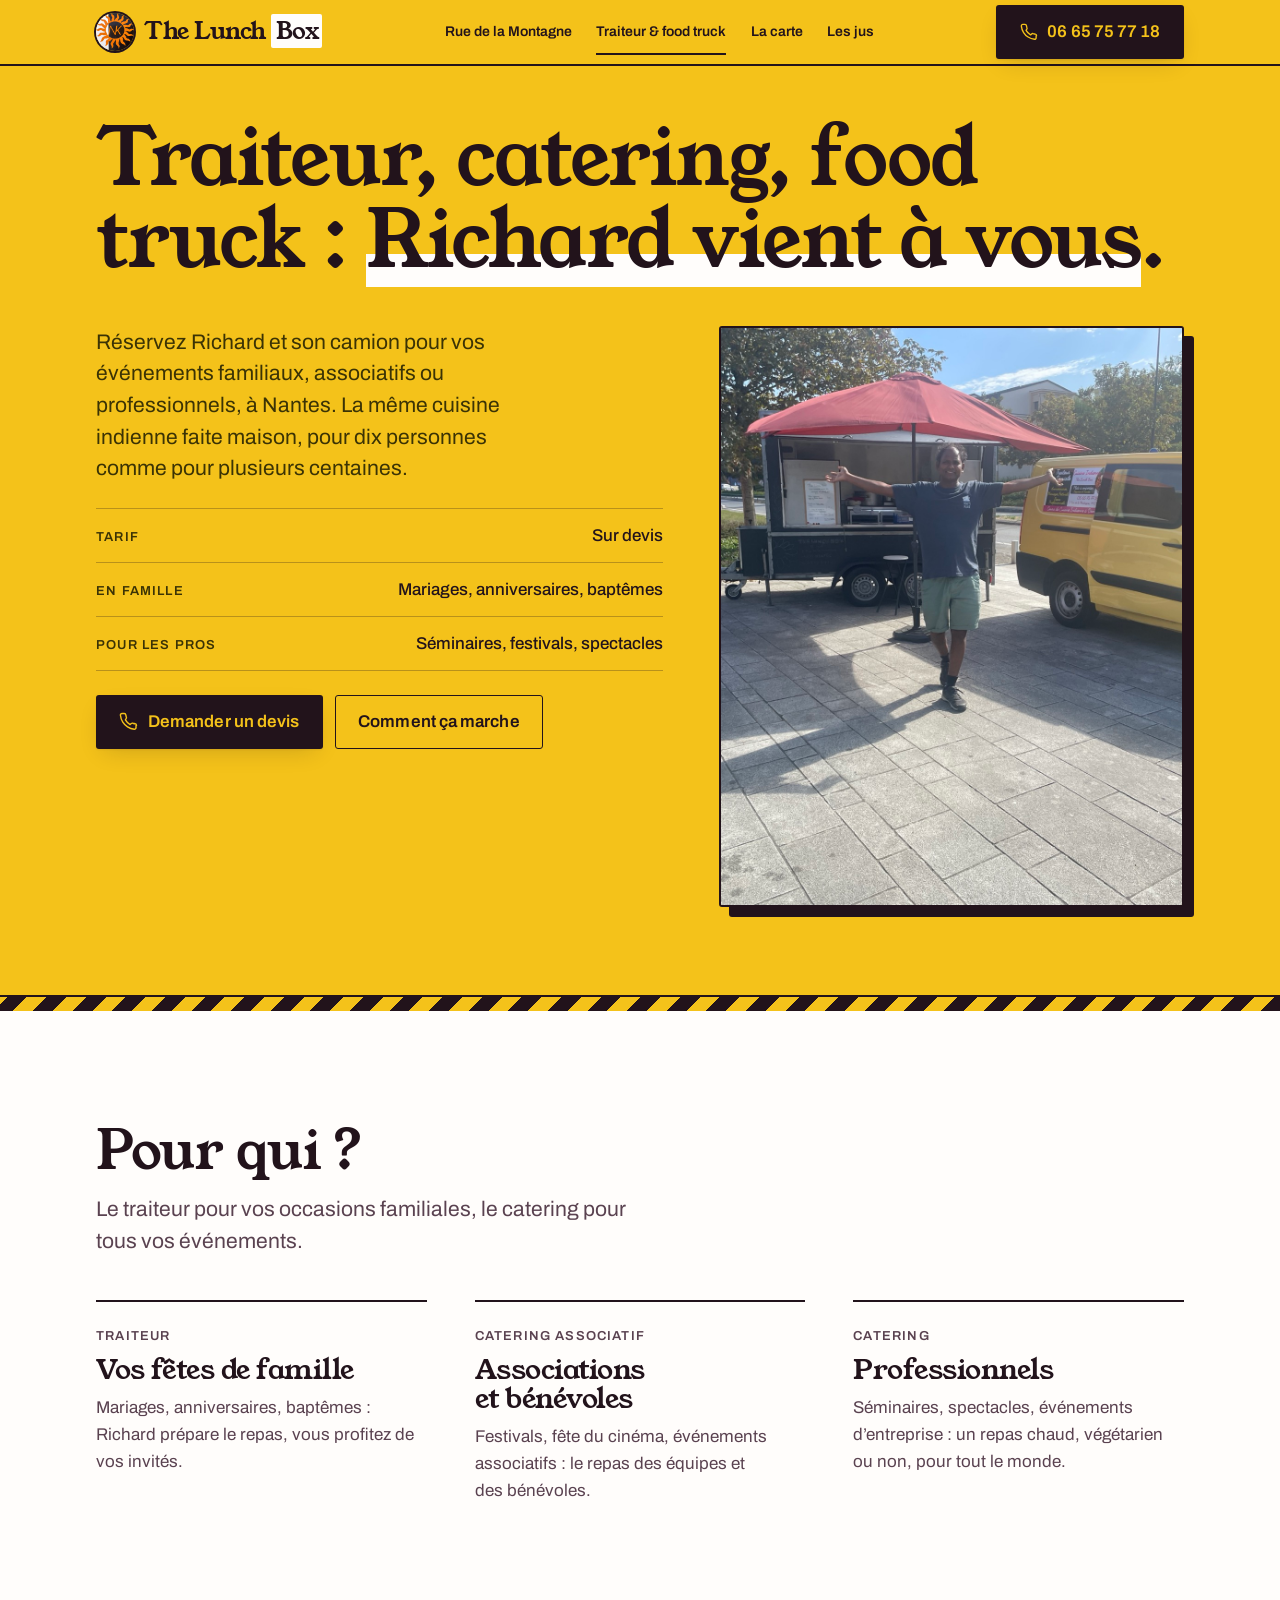
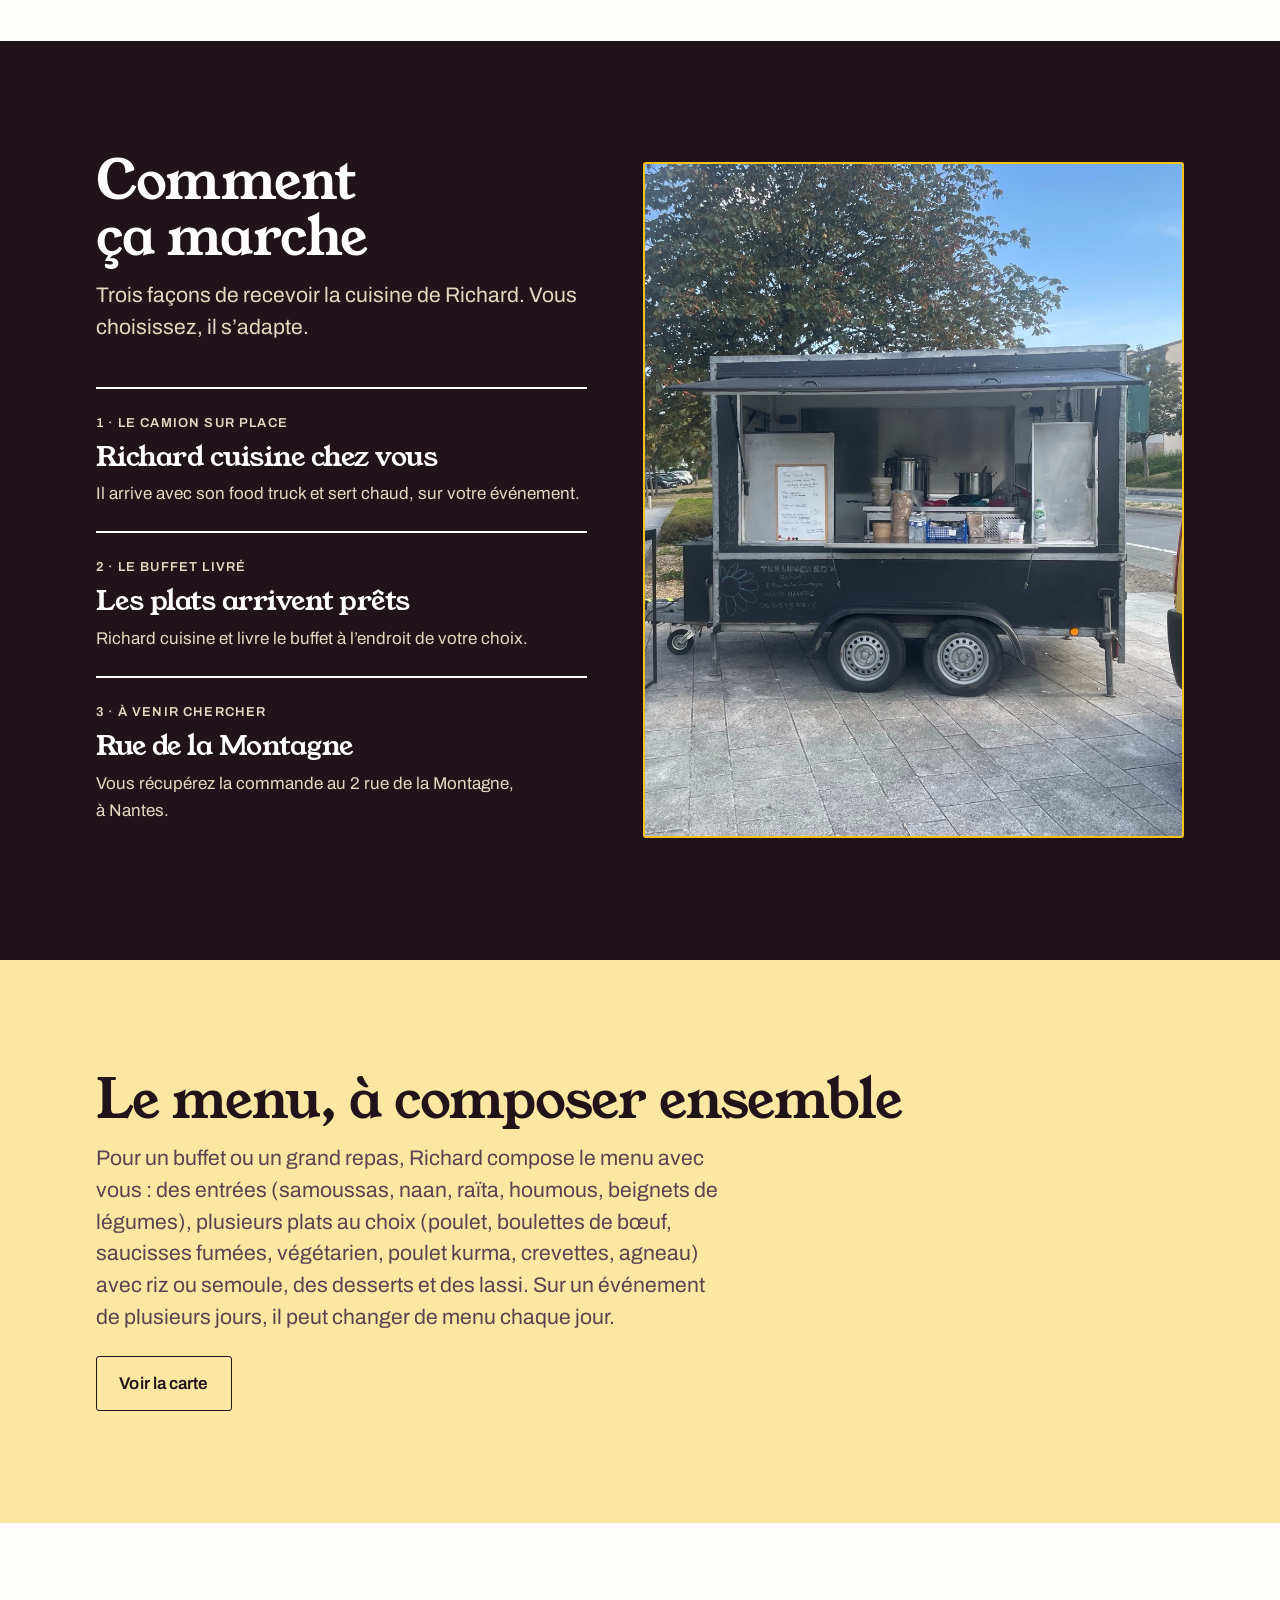
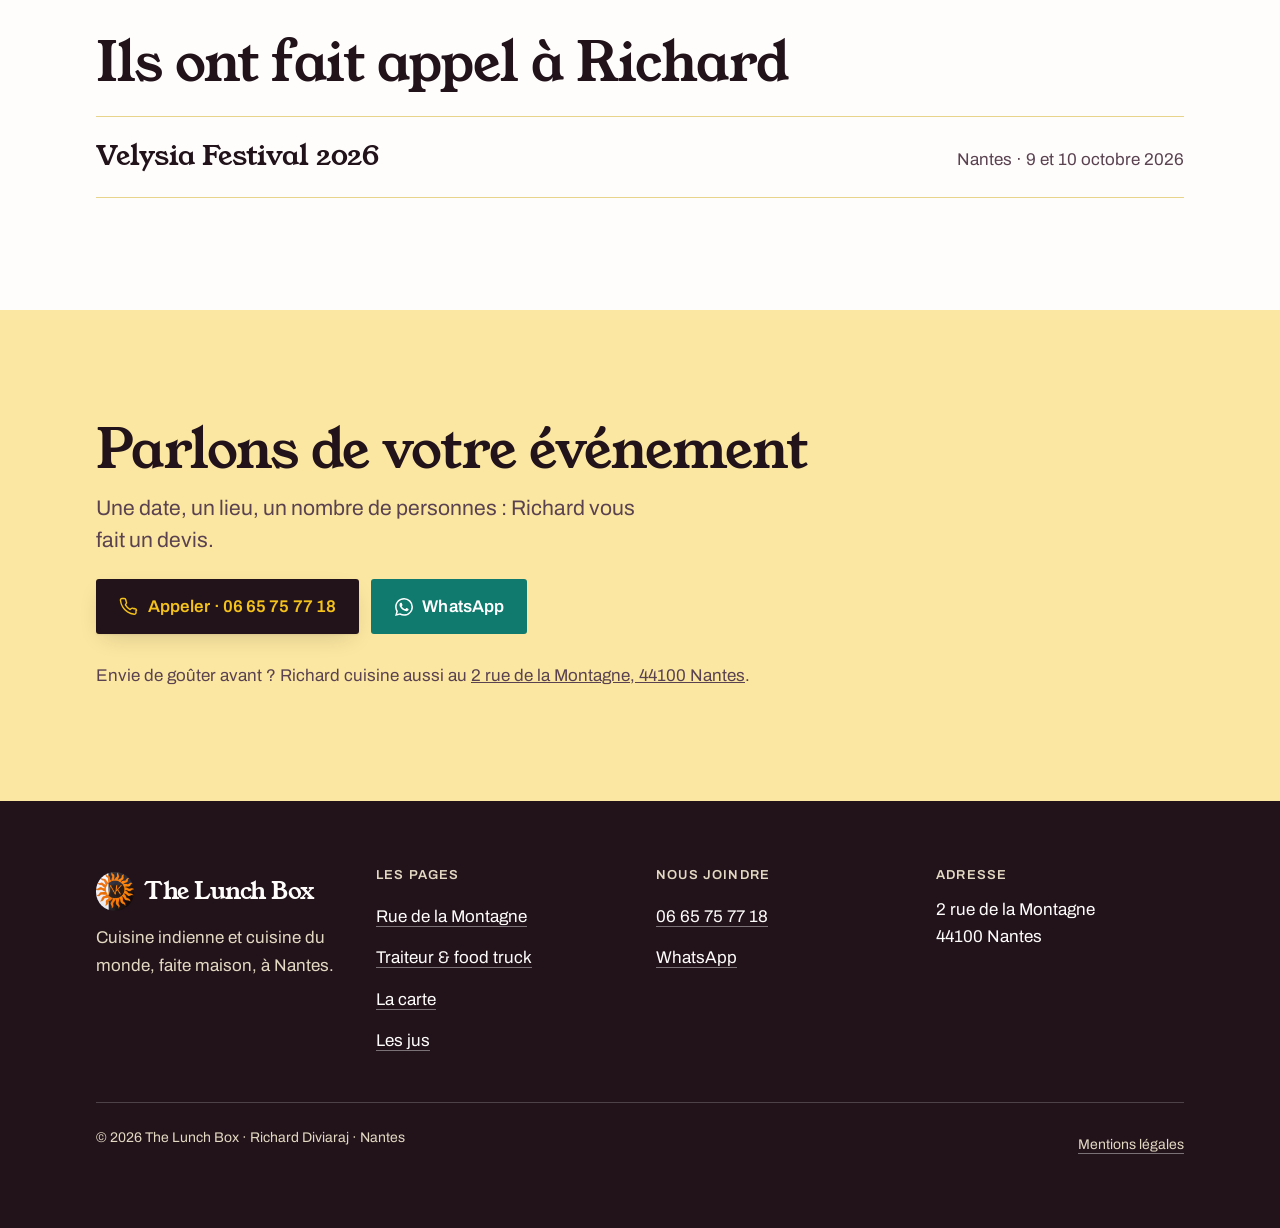
<file: food-truck.html>
<!doctype html>
<html lang="fr" data-brand="jaune">
<head>
<meta charset="utf-8">
<meta name="viewport" content="width=device-width, initial-scale=1">
<title>Traiteur indien, buffet, catering et food truck à Nantes | The Lunch Box</title>
<meta name="description" content="Réservez Richard et son food truck pour vos événements familiaux, associatifs ou professionnels à Nantes : mariages, anniversaires, baptêmes, séminaires, festivals. Traiteur, buffet et catering de cuisine indienne et du monde, sur devis. 06 65 75 77 18.">
<link rel="canonical" href="https://thelunchbox-nantes.fr/food-truck.html">
<meta name="theme-color" content="#F4C21A">
<link rel="icon" href="favicon.ico" sizes="any">
<link rel="icon" href="assets/img/favicon-48.png" type="image/png" sizes="48x48">
<link rel="apple-touch-icon" href="assets/img/apple-touch-icon.png">

<meta property="og:url" content="https://thelunchbox-nantes.fr/food-truck.html">
<meta property="og:type" content="website">
<meta property="og:locale" content="fr_FR">
<meta property="og:site_name" content="The Lunch Box">
<meta property="og:title" content="Traiteur indien, catering et food truck à Nantes | The Lunch Box">
<meta property="og:description" content="Richard et son camion pour vos événements familiaux, associatifs ou professionnels. Sur devis.">
<meta property="og:image" content="https://thelunchbox-nantes.fr/assets/img/richard-camion.jpg">

<link rel="preconnect" href="https://fonts.googleapis.com">
<link rel="preconnect" href="https://fonts.gstatic.com" crossorigin>
<link href="https://fonts.googleapis.com/css2?family=Young+Serif&family=Archivo:wght@400;500;600;700&display=swap" rel="stylesheet">
<link rel="stylesheet" href="assets/css/site.css?v=2026-10-15a">

<script type="application/ld+json">
{
  "@context": "https://schema.org",
  "@type": "FoodEstablishment",
  "name": "The Lunch Box, traiteur, catering et food truck",
  "url": "https://thelunchbox-nantes.fr/food-truck.html",
  "logo": "https://thelunchbox-nantes.fr/assets/img/logo-nk.jpg",
  "image": "https://thelunchbox-nantes.fr/assets/img/richard-camion.jpg",
  "description": "Traiteur, buffet et catering de cuisine indienne et du monde, faite maison, à Nantes, avec ou sans food truck : mariages, anniversaires, baptêmes, séminaires, festivals. Sur devis.",
  "servesCuisine": ["Indienne", "Indienne du Sud", "Cuisine du monde"],
  "telephone": "+33665757718",
  "founder": { "@type": "Person", "name": "Richard Diviaraj" },
  "address": {
    "@type": "PostalAddress",
    "streetAddress": "2 rue de la Montagne",
    "postalCode": "44100",
    "addressLocality": "Nantes",
    "addressCountry": "FR"
  },
  "areaServed": { "@type": "City", "name": "Nantes" },
  "hasMenu": "https://thelunchbox-nantes.fr/carte.html"
}
</script>
</head>
<body>

<!-- Jeu d'icônes : tracé à la main, une seule graisse de trait. -->
<svg width="0" height="0" style="position:absolute" aria-hidden="true" focusable="false">
  <defs>
    <g id="i-phone" fill="none" stroke="currentColor" stroke-width="1.8" stroke-linecap="round" stroke-linejoin="round">
      <path d="M21.5 16.9v2.8a2 2 0 0 1-2.2 2 19.6 19.6 0 0 1-8.5-3 19.3 19.3 0 0 1-6-6 19.6 19.6 0 0 1-3-8.6 2 2 0 0 1 2-2.2h2.8a2 2 0 0 1 2 1.7c.1 1 .4 1.9.7 2.8a2 2 0 0 1-.4 2.1L8.1 9.9a16 16 0 0 0 6 6l1.4-1.3a2 2 0 0 1 2.1-.4c.9.3 1.8.6 2.8.7a2 2 0 0 1 1.7 2Z"/>
    </g>
    <g id="i-pin" fill="none" stroke="currentColor" stroke-width="1.8" stroke-linecap="round" stroke-linejoin="round">
      <path d="M20 10.5c0 5.7-8 11.5-8 11.5s-8-5.8-8-11.5a8 8 0 0 1 16 0Z"/><circle cx="12" cy="10.3" r="2.9"/>
    </g>
    <g id="i-route" fill="none" stroke="currentColor" stroke-width="1.8" stroke-linecap="round" stroke-linejoin="round">
      <path d="M21.4 2.6 2.9 10.2c-.8.3-.8 1.5.1 1.7l7.6 2 2 7.6c.2.9 1.4.9 1.7.1Z"/>
    </g>
    <g id="i-camera" fill="none" stroke="currentColor" stroke-width="1.8" stroke-linecap="round" stroke-linejoin="round">
      <path d="M22 19a2 2 0 0 1-2 2H4a2 2 0 0 1-2-2V9a2 2 0 0 1 2-2h3l1.8-2.6h6.4L17 7h3a2 2 0 0 1 2 2Z"/><circle cx="12" cy="13.5" r="3.6"/>
    </g>
    <g id="i-ext" fill="none" stroke="currentColor" stroke-width="1.8" stroke-linecap="round" stroke-linejoin="round">
      <path d="M7 17 17 7M9.5 7H17v7.5"/>
    </g>
    <path id="i-star" d="M12 2.4 15 8.5l6.7 1-4.9 4.7 1.2 6.7L12 17.7l-6 3.2 1.2-6.7L2.3 9.5l6.7-1Z" fill="currentColor"/>
    <path id="i-wa" fill="currentColor" d="M12.05 0C5.5 0 .16 5.34.16 11.89c0 2.1.55 4.15 1.59 5.95L.06 24l6.3-1.65a11.88 11.88 0 0 0 5.69 1.45c6.55 0 11.89-5.34 11.89-11.89A11.82 11.82 0 0 0 12.05 0Zm0 21.79a9.87 9.87 0 0 1-5.03-1.38l-.36-.21-3.74.98 1-3.65-.24-.37a9.86 9.86 0 0 1-1.51-5.26 9.89 9.89 0 0 1 16.88-6.99 9.83 9.83 0 0 1 2.89 7 9.89 9.89 0 0 1-9.89 9.88Zm5.42-7.4c-.3-.15-1.76-.87-2.03-.97-.27-.1-.47-.15-.67.15-.2.3-.77.96-.94 1.16-.18.2-.35.22-.65.08-.3-.15-1.25-.47-2.39-1.48-.88-.79-1.48-1.76-1.65-2.06-.17-.3-.02-.46.13-.6.14-.14.3-.35.44-.52.15-.18.2-.3.3-.5.1-.2.05-.37-.02-.52-.08-.15-.67-1.61-.92-2.2-.24-.58-.49-.5-.67-.51h-.57c-.2 0-.52.07-.79.37-.27.3-1.04 1.02-1.04 2.48s1.07 2.87 1.21 3.07c.15.2 2.1 3.2 5.08 4.49.71.3 1.26.49 1.7.62.7.23 1.35.2 1.87.12.57-.09 1.75-.72 2-1.41.25-.7.25-1.29.18-1.42-.08-.12-.28-.2-.57-.35Z"/>
  </defs>
</svg>

<header class="top">
  <div class="wrap top__in">
    <a class="mark" href="index.html"><img src="assets/img/logo-nk.jpg" alt="" width="40" height="40"><span>The&nbsp;Lunch&nbsp;<em>Box</em></span></a>
    <nav class="nav" aria-label="Pages du site">
      <a href="index.html"><span class="nav__plus">Rue de la </span>Montagne</a>
      <a href="food-truck.html" aria-current="page">Traiteur<span class="nav__plus"> &amp; food truck</span></a>
      <a href="carte.html">La carte</a>
      <a href="jus.html">Les jus</a>
    </nav>
    <a class="btn btn--go" href="tel:+33665757718">
      <svg width="18" height="18" viewBox="0 0 24 24" aria-hidden="true"><use href="#i-phone"/></svg>
      06 65 75 77 18
    </a>
  </div>
</header>

<main id="haut">

  <!-- ACCUEIL ----------------------------------------------------------- -->
  <div class="splash">
  <section class="wrap hero">
    <h1 class="t-hero">Traiteur, catering, food truck : <em>Richard vient à vous</em>.</h1>

    <div class="hero__grid">
      <div>
        <p class="lede muted">Réservez Richard et son camion pour vos événements familiaux,
          associatifs ou professionnels, à Nantes. La même cuisine indienne faite maison,
          pour dix personnes comme pour plusieurs centaines.</p>

        <dl class="facts">
          <div><dt>Tarif</dt><dd>Sur devis</dd></div>
          <div><dt>En famille</dt><dd>Mariages, anniversaires, baptêmes</dd></div>
          <div><dt>Pour les pros</dt><dd>Séminaires, festivals, spectacles</dd></div>
        </dl>

        <div class="hero__actions">
          <a class="btn btn--go" href="tel:+33665757718">
            <svg width="19" height="19" viewBox="0 0 24 24" aria-hidden="true"><use href="#i-phone"/></svg>
            Demander un devis
          </a>
          <a class="btn btn--line" href="#comment">Comment ça marche</a>
        </div>
      </div>

      <figure class="shot shot--tall">
        <img src="assets/img/richard-camion.jpg" alt="Richard devant son camion, les bras ouverts" width="1000" height="1250" decoding="async" fetchpriority="high">
      </figure>
    </div>
  </section>
  </div>
  <div class="stripe" aria-hidden="true"></div>

  <!-- POUR QUI ---------------------------------------------------------- -->
  <section id="pour-qui" class="band">
    <div class="wrap">
      <h2 class="t-sect">Pour qui ?</h2>
      <p class="lede muted" style="margin-top:.85rem;max-width:46ch">Le traiteur pour vos occasions
        familiales, le catering pour tous vos événements.</p>

      <div class="offers">
        <div class="offer">
          <span class="label">Traiteur</span>
          <h3>Vos fêtes de famille</h3>
          <p class="muted">Mariages, anniversaires, baptêmes : Richard prépare le repas, vous profitez
            de vos invités.</p>
        </div>
        <div class="offer">
          <span class="label">Catering associatif</span>
          <h3>Associations et bénévoles</h3>
          <p class="muted">Festivals, fête du cinéma, événements associatifs : le repas des équipes
            et des bénévoles.</p>
        </div>
        <div class="offer">
          <span class="label">Catering</span>
          <h3>Professionnels</h3>
          <p class="muted">Séminaires, spectacles, événements d’entreprise : un repas chaud,
            végétarien ou non, pour tout le monde.</p>
        </div>
      </div>
    </div>
  </section>

  <!-- COMMENT ----------------------------------------------------------- -->
  <section id="comment" class="band band--ink">
    <div class="wrap contact__grid contact__grid--mid">
      <div>
        <h2 class="t-sect">Comment ça marche</h2>
        <p class="lede muted" style="margin-top:.85rem;max-width:44ch">Trois façons de recevoir la cuisine
          de Richard. Vous choisissez, il s’adapte.</p>

        <div class="offers" style="grid-template-columns:1fr">
          <div class="offer">
            <span class="label">1 · Le camion sur place</span>
            <h3>Richard cuisine chez vous</h3>
            <p class="muted">Il arrive avec son food truck et sert chaud, sur votre événement.</p>
          </div>
          <div class="offer">
            <span class="label">2 · Le buffet livré</span>
            <h3>Les plats arrivent prêts</h3>
            <p class="muted">Richard cuisine et livre le buffet à l’endroit de votre choix.</p>
          </div>
          <div class="offer">
            <span class="label">3 · À venir chercher</span>
            <h3>Rue de la Montagne</h3>
            <p class="muted">Vous récupérez la commande au 2 rue de la Montagne, à Nantes.</p>
          </div>
        </div>
      </div>
      <figure class="shot shot--tall">
        <img src="assets/img/camion.jpg" alt="Le camion The Lunch Box, volet ouvert" width="1000" height="1250" loading="lazy" decoding="async">
      </figure>
    </div>
  </section>

  <!-- LE MENU ----------------------------------------------------------- -->
  <section id="menu" class="band band--paper">
    <div class="wrap">
      <h2 class="t-sect">Le menu, à composer ensemble</h2>
      <p class="lede muted" style="margin-top:.85rem;max-width:52ch">Pour un buffet ou un grand repas, Richard
        compose le menu avec vous : des entrées (samoussas, naan, raïta, houmous, beignets de légumes),
        plusieurs plats au choix (poulet, boulettes de bœuf, saucisses fumées, végétarien, poulet kurma,
        crevettes, agneau) avec riz ou semoule, des desserts et des lassi. Sur un événement de plusieurs
        jours, il peut changer de menu chaque jour.</p>

      <div class="stack" style="margin-top:1.5rem">
        <a class="btn btn--line" href="carte.html">Voir la carte</a>
      </div>
    </div>
  </section>

  <!-- RÉFÉRENCES -------------------------------------------------------- -->
  <section id="references" class="band">
    <div class="wrap">
      <h2 class="t-sect">Ils ont fait appel à Richard</h2>
      <ul class="refs">
        <li><strong>Velysia Festival 2026</strong> <span class="muted">Nantes · 9 et 10 octobre 2026</span></li>
      </ul>
    </div>
  </section>

  <!-- NOUS JOINDRE -------------------------------------------------------- -->
  <section id="contact" class="band band--paper">
    <div class="wrap">
      <h2 class="t-sect">Parlons de votre événement</h2>
      <p class="lede muted" style="margin-top:.85rem;max-width:46ch">Une date, un lieu, un nombre de
        personnes : Richard vous fait un devis.</p>

      <div class="stack">
        <a class="btn btn--go" href="tel:+33665757718">
          <svg width="19" height="19" viewBox="0 0 24 24" aria-hidden="true"><use href="#i-phone"/></svg>
          Appeler · 06 65 75 77 18
        </a>
        <a class="btn btn--wa" href="https://wa.me/33665757718">
          <svg width="18" height="18" viewBox="0 0 24 24" aria-hidden="true"><use href="#i-wa"/></svg>
          WhatsApp
        </a>
      </div>

      <p class="muted" style="margin-top:1.75rem">
        Envie de goûter avant ? Richard cuisine aussi au <a href="index.html">2 rue de la Montagne, 44100 Nantes</a>.
      </p>
    </div>
  </section>
</main>

<footer class="foot">
  <div class="wrap">
    <div class="foot__grid">
      <div>
        <p class="mark" style="margin-bottom:.4rem"><img src="assets/img/logo-nk.jpg" alt="" width="40" height="40" loading="lazy">The Lunch Box</p>
        <p class="muted">Cuisine indienne et cuisine du monde, faite maison, à Nantes.</p>
      </div>
      <div>
        <p class="label">Les pages</p>
        <p style="margin-top:.6rem"><a href="index.html">Rue de la Montagne</a></p>
        <p><a href="food-truck.html">Traiteur &amp; food truck</a></p>
        <p><a href="carte.html">La carte</a></p>
        <p><a href="jus.html">Les jus</a></p>
      </div>
      <div>
        <p class="label">Nous joindre</p>
        <p style="margin-top:.6rem"><a href="tel:+33665757718">06 65 75 77 18</a></p>
        <p><a href="https://wa.me/33665757718">WhatsApp</a></p>
      </div>
      <div>
        <p class="label">Adresse</p>
        <p style="margin-top:.6rem">2 rue de la Montagne<br>44100 Nantes</p>
      </div>
    </div>
    <p class="foot__legal"><span>© <span id="annee">2026</span> The Lunch Box · Richard Diviaraj · Nantes</span> <a href="mentions-legales.html">Mentions légales</a></p>
  </div>
</footer>

<!-- Barre d'action mobile : l'appel toujours à portée de pouce -->
<nav class="callbar" aria-label="Actions rapides">
  <a href="tel:+33665757718">
    <svg width="18" height="18" viewBox="0 0 24 24" aria-hidden="true"><use href="#i-phone"/></svg>
    Devis
  </a>
  <a href="https://wa.me/33665757718">
    <svg width="17" height="17" viewBox="0 0 24 24" aria-hidden="true"><use href="#i-wa"/></svg>
    WhatsApp
  </a>
  <a href="carte.html">
    <svg width="17" height="17" viewBox="0 0 24 24" aria-hidden="true"><use href="#i-ext"/></svg>
    La carte
  </a>
</nav>

<script>
document.getElementById('annee').textContent = new Date().getFullYear();
</script>

</body>
</html>
</file>
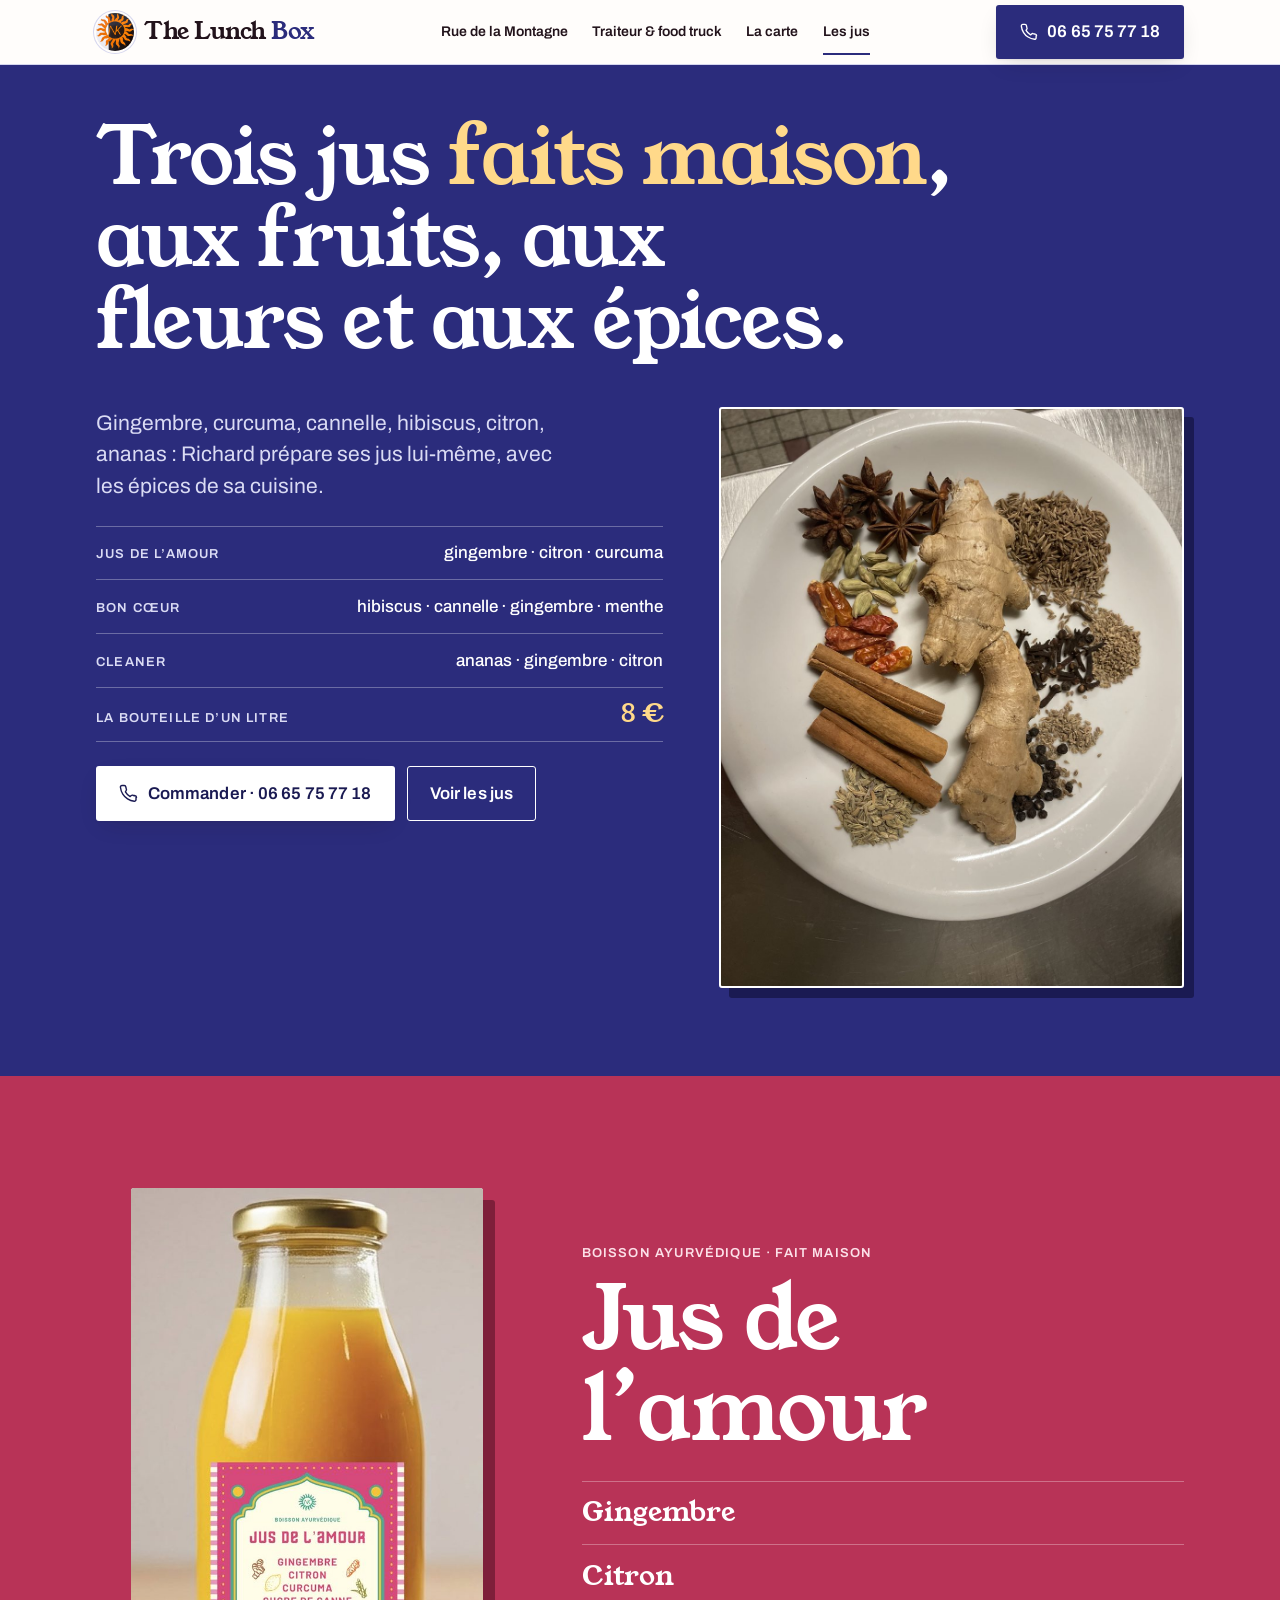
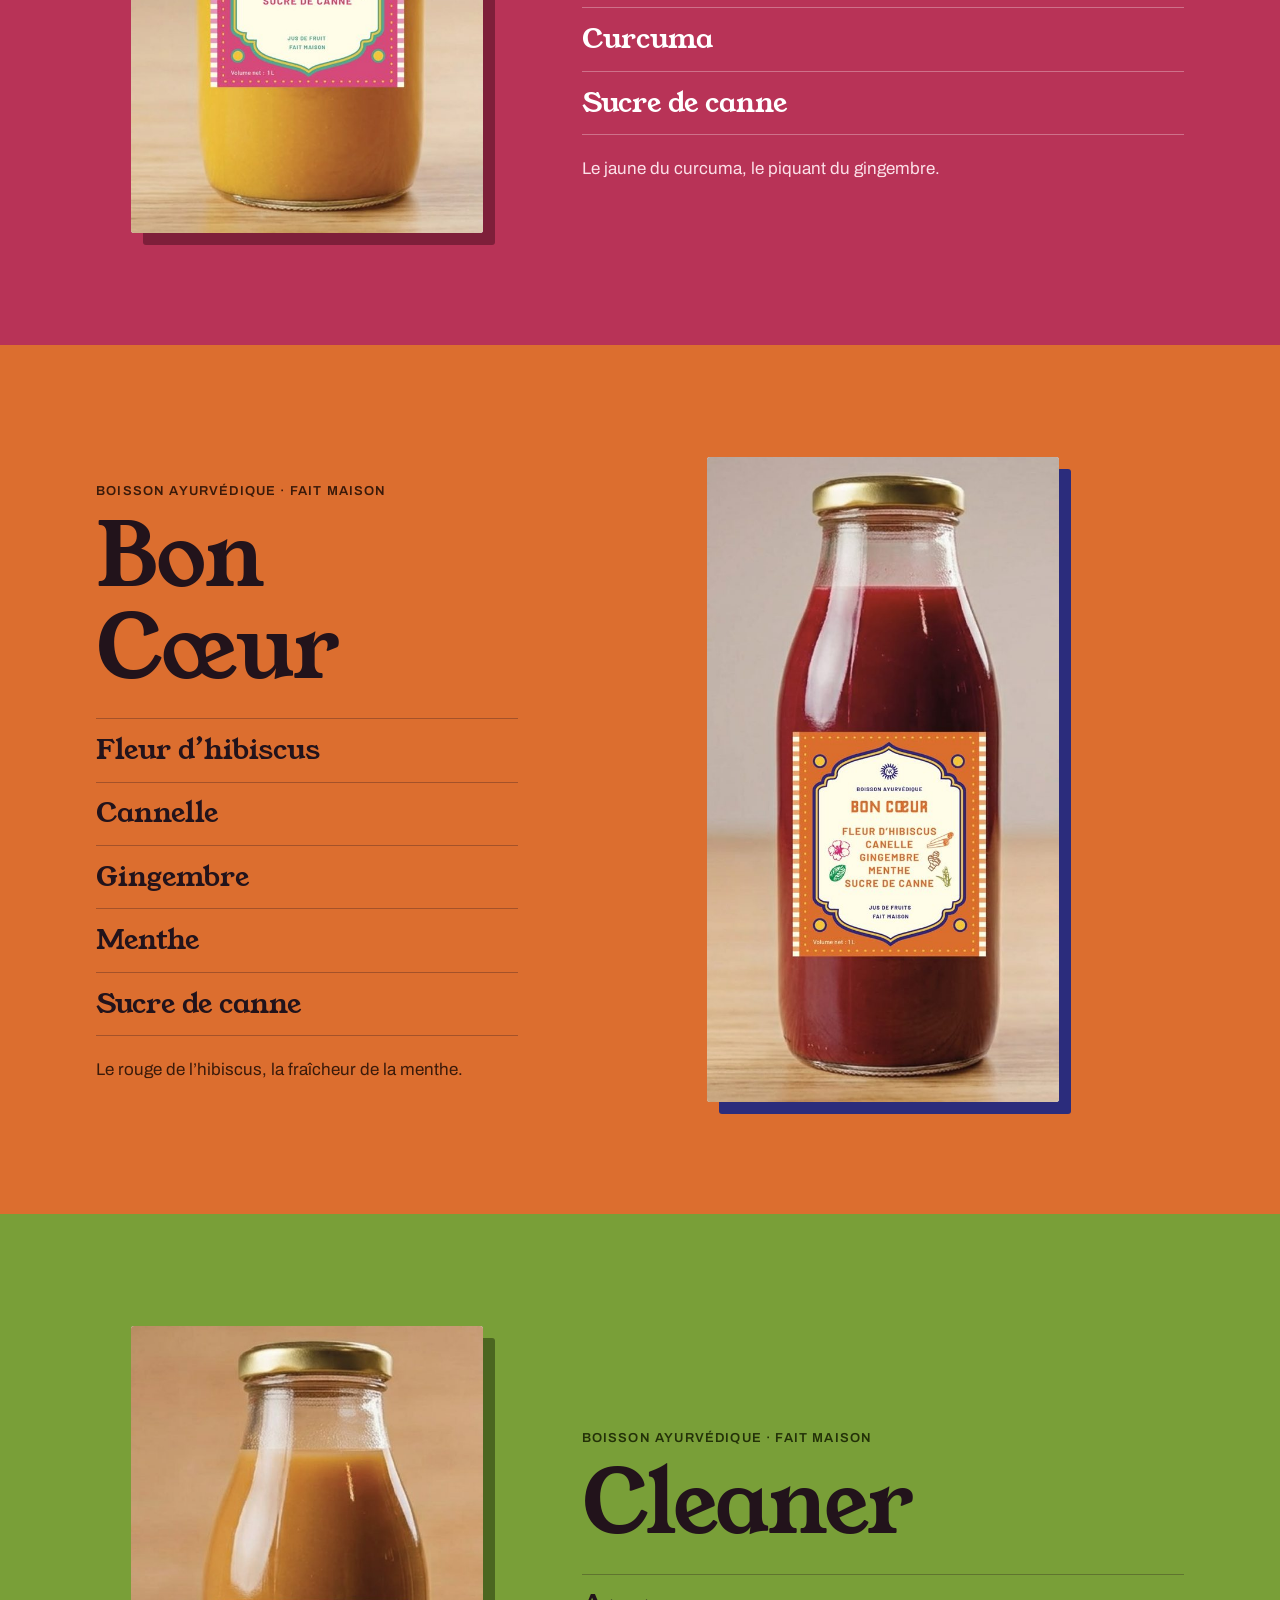
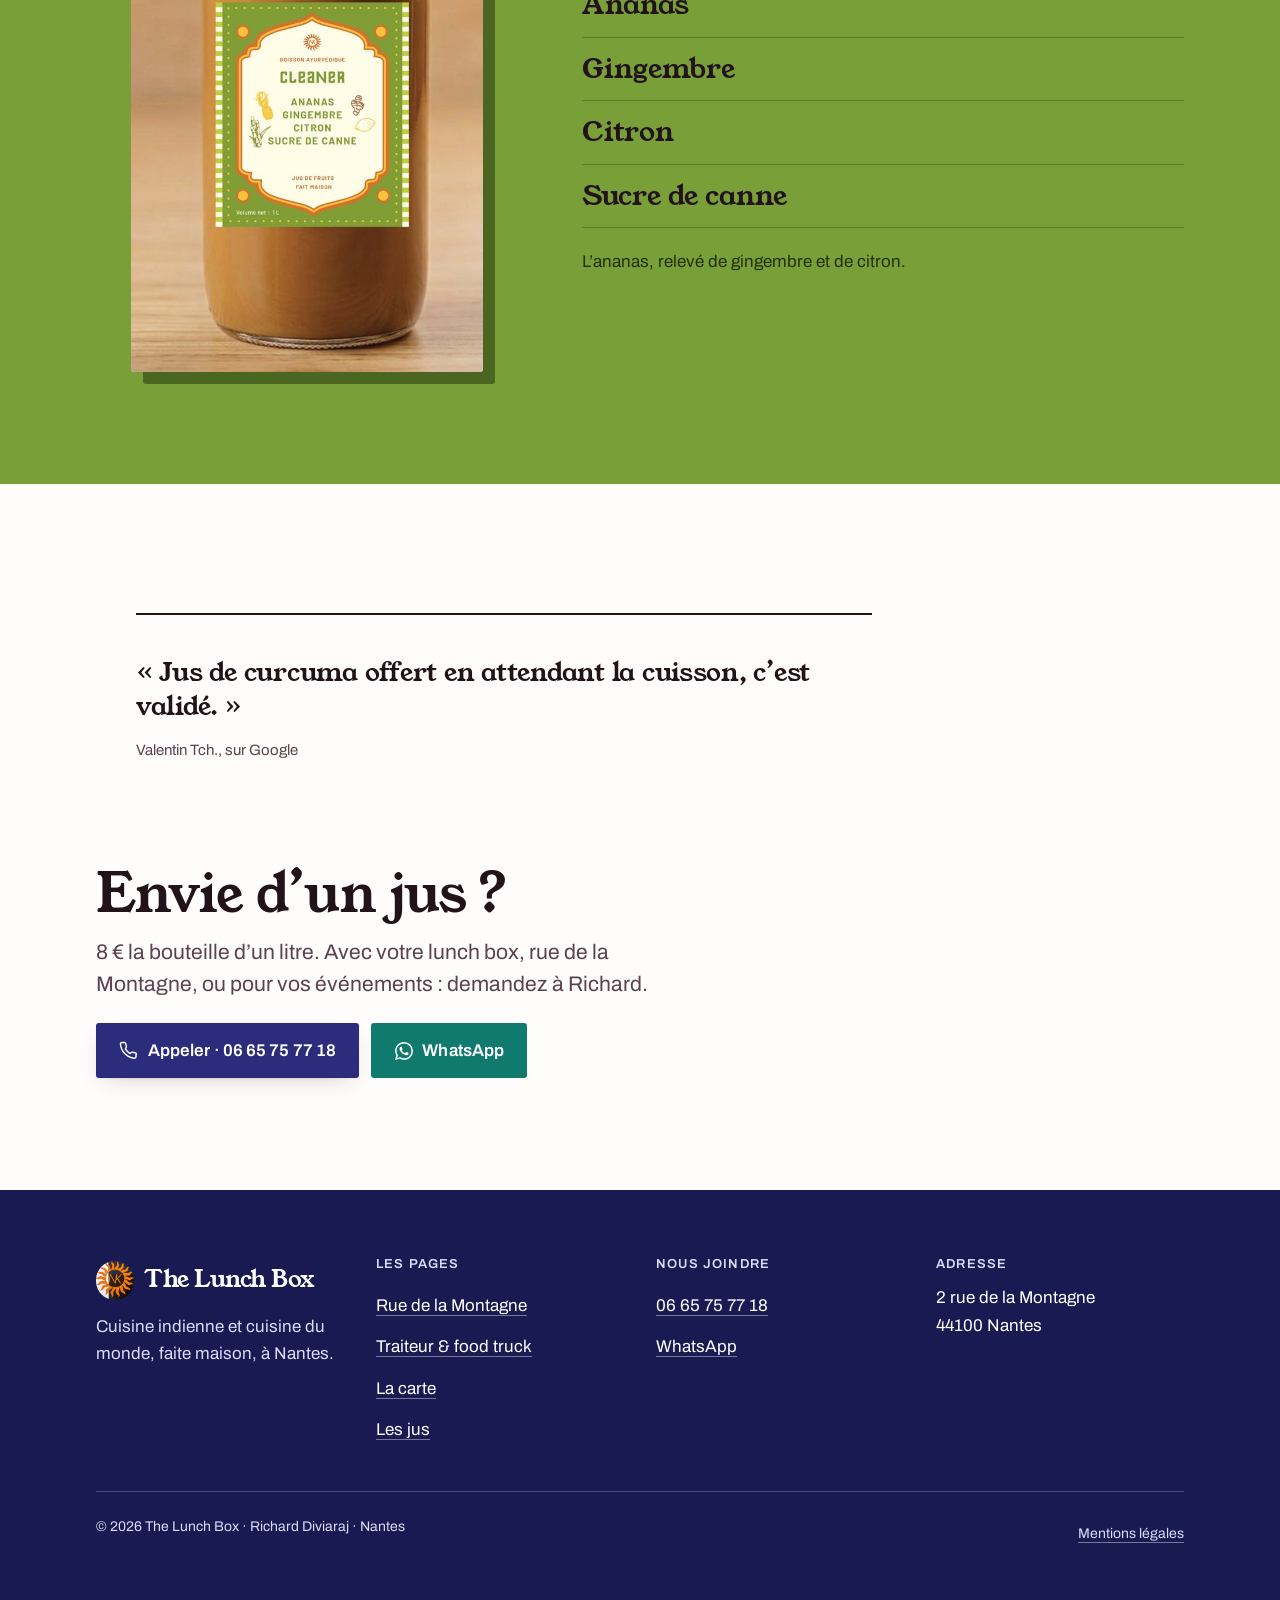
<file: jus.html>
<!doctype html>
<html lang="fr" data-brand="jus">
<head>
<meta charset="utf-8">
<meta name="viewport" content="width=device-width, initial-scale=1">
<title>Les jus faits maison de Richard | The Lunch Box, Nantes</title>
<meta name="description" content="Jus de l’amour, Bon Cœur et Cleaner : les jus faits maison de Richard, 8 € la bouteille d’un litre, au gingembre, au curcuma, à l’hibiscus, au citron et à l’ananas. The Lunch Box, 2 rue de la Montagne, Nantes.">
<link rel="canonical" href="https://thelunchbox-nantes.fr/jus.html">
<meta name="theme-color" content="#2B2C7C">
<link rel="icon" href="favicon.ico" sizes="any">
<link rel="icon" href="assets/img/favicon-48.png" type="image/png" sizes="48x48">
<link rel="apple-touch-icon" href="assets/img/apple-touch-icon.png">

<meta property="og:url" content="https://thelunchbox-nantes.fr/jus.html">
<meta property="og:type" content="website">
<meta property="og:locale" content="fr_FR">
<meta property="og:site_name" content="The Lunch Box">
<meta property="og:title" content="Les jus faits maison de Richard | The Lunch Box">
<meta property="og:description" content="Jus de l’amour, Bon Cœur et Cleaner : fruits, fleurs et épices.">
<meta property="og:image" content="https://thelunchbox-nantes.fr/assets/img/jus-trio.jpg">

<link rel="preconnect" href="https://fonts.googleapis.com">
<link rel="preconnect" href="https://fonts.gstatic.com" crossorigin>
<link href="https://fonts.googleapis.com/css2?family=Young+Serif&family=Archivo:wght@400;500;600;700&display=swap" rel="stylesheet">
<link rel="stylesheet" href="assets/css/site.css?v=2026-10-15a">
</head>
<body>

<!-- Jeu d'icônes : tracé à la main, une seule graisse de trait. -->
<svg width="0" height="0" style="position:absolute" aria-hidden="true" focusable="false">
  <defs>
    <g id="i-phone" fill="none" stroke="currentColor" stroke-width="1.8" stroke-linecap="round" stroke-linejoin="round">
      <path d="M21.5 16.9v2.8a2 2 0 0 1-2.2 2 19.6 19.6 0 0 1-8.5-3 19.3 19.3 0 0 1-6-6 19.6 19.6 0 0 1-3-8.6 2 2 0 0 1 2-2.2h2.8a2 2 0 0 1 2 1.7c.1 1 .4 1.9.7 2.8a2 2 0 0 1-.4 2.1L8.1 9.9a16 16 0 0 0 6 6l1.4-1.3a2 2 0 0 1 2.1-.4c.9.3 1.8.6 2.8.7a2 2 0 0 1 1.7 2Z"/>
    </g>
    <g id="i-pin" fill="none" stroke="currentColor" stroke-width="1.8" stroke-linecap="round" stroke-linejoin="round">
      <path d="M20 10.5c0 5.7-8 11.5-8 11.5s-8-5.8-8-11.5a8 8 0 0 1 16 0Z"/><circle cx="12" cy="10.3" r="2.9"/>
    </g>
    <g id="i-route" fill="none" stroke="currentColor" stroke-width="1.8" stroke-linecap="round" stroke-linejoin="round">
      <path d="M21.4 2.6 2.9 10.2c-.8.3-.8 1.5.1 1.7l7.6 2 2 7.6c.2.9 1.4.9 1.7.1Z"/>
    </g>
    <g id="i-camera" fill="none" stroke="currentColor" stroke-width="1.8" stroke-linecap="round" stroke-linejoin="round">
      <path d="M22 19a2 2 0 0 1-2 2H4a2 2 0 0 1-2-2V9a2 2 0 0 1 2-2h3l1.8-2.6h6.4L17 7h3a2 2 0 0 1 2 2Z"/><circle cx="12" cy="13.5" r="3.6"/>
    </g>
    <g id="i-ext" fill="none" stroke="currentColor" stroke-width="1.8" stroke-linecap="round" stroke-linejoin="round">
      <path d="M7 17 17 7M9.5 7H17v7.5"/>
    </g>
    <path id="i-star" d="M12 2.4 15 8.5l6.7 1-4.9 4.7 1.2 6.7L12 17.7l-6 3.2 1.2-6.7L2.3 9.5l6.7-1Z" fill="currentColor"/>
    <path id="i-wa" fill="currentColor" d="M12.05 0C5.5 0 .16 5.34.16 11.89c0 2.1.55 4.15 1.59 5.95L.06 24l6.3-1.65a11.88 11.88 0 0 0 5.69 1.45c6.55 0 11.89-5.34 11.89-11.89A11.82 11.82 0 0 0 12.05 0Zm0 21.79a9.87 9.87 0 0 1-5.03-1.38l-.36-.21-3.74.98 1-3.65-.24-.37a9.86 9.86 0 0 1-1.51-5.26 9.89 9.89 0 0 1 16.88-6.99 9.83 9.83 0 0 1 2.89 7 9.89 9.89 0 0 1-9.89 9.88Zm5.42-7.4c-.3-.15-1.76-.87-2.03-.97-.27-.1-.47-.15-.67.15-.2.3-.77.96-.94 1.16-.18.2-.35.22-.65.08-.3-.15-1.25-.47-2.39-1.48-.88-.79-1.48-1.76-1.65-2.06-.17-.3-.02-.46.13-.6.14-.14.3-.35.44-.52.15-.18.2-.3.3-.5.1-.2.05-.37-.02-.52-.08-.15-.67-1.61-.92-2.2-.24-.58-.49-.5-.67-.51h-.57c-.2 0-.52.07-.79.37-.27.3-1.04 1.02-1.04 2.48s1.07 2.87 1.21 3.07c.15.2 2.1 3.2 5.08 4.49.71.3 1.26.49 1.7.62.7.23 1.35.2 1.87.12.57-.09 1.75-.72 2-1.41.25-.7.25-1.29.18-1.42-.08-.12-.28-.2-.57-.35Z"/>
  </defs>
</svg>

<header class="top">
  <div class="wrap top__in">
    <a class="mark" href="index.html"><img src="assets/img/logo-nk.jpg" alt="" width="40" height="40"><span>The&nbsp;Lunch&nbsp;<em>Box</em></span></a>
    <nav class="nav" aria-label="Pages du site">
      <a href="index.html"><span class="nav__plus">Rue de la </span>Montagne</a>
      <a href="food-truck.html">Traiteur<span class="nav__plus"> &amp; food truck</span></a>
      <a href="carte.html">La carte</a>
      <a href="jus.html" aria-current="page">Les jus</a>
    </nav>
    <a class="btn btn--go" href="tel:+33665757718">
      <svg width="18" height="18" viewBox="0 0 24 24" aria-hidden="true"><use href="#i-phone"/></svg>
      06 65 75 77 18
    </a>
  </div>
</header>

<main id="haut">

  <!-- ACCUEIL ----------------------------------------------------------- -->
  <div class="splash">
  <section class="wrap hero">
    <h1 class="t-hero">Trois jus <em>faits maison</em>, aux fruits, aux fleurs et aux épices.</h1>

    <div class="hero__grid">
      <div>
        <p class="lede muted">Gingembre, curcuma, cannelle, hibiscus, citron, ananas : Richard prépare
          ses jus lui-même, avec les épices de sa cuisine.</p>

        <dl class="facts">
          <div><dt>Jus de l’amour</dt><dd>gingembre · citron · curcuma</dd></div>
          <div><dt>Bon Cœur</dt><dd>hibiscus · cannelle · gingembre · menthe</dd></div>
          <div><dt>Cleaner</dt><dd>ananas · gingembre · citron</dd></div>
          <div><dt>La bouteille d’un litre</dt><dd class="price">8 €</dd></div>
        </dl>

        <div class="hero__actions">
          <a class="btn btn--go" href="tel:+33665757718">
            <svg width="19" height="19" viewBox="0 0 24 24" aria-hidden="true"><use href="#i-phone"/></svg>
            Commander · 06 65 75 77 18
          </a>
          <a class="btn btn--line" href="#amour">Voir les jus</a>
        </div>
      </div>

      <figure class="shot shot--tall">
        <img src="assets/img/epices.jpg" alt="Les épices de Richard sur une assiette : badiane, cardamome, piments, cannelle, gingembre frais, cumin, clous de girofle, poivre" width="1000" height="1333" decoding="async" fetchpriority="high">
      </figure>
    </div>
  </section>
  </div>

  <!-- JUS DE L'AMOUR ---------------------------------------------------- -->
  <section id="amour" class="juice juice--amour">
    <div class="wrap juice__grid">
      <figure class="shot shot--bottle">
        <img src="assets/img/jus-amour.jpg" alt="Bouteille de Jus de l’amour, jus jaune, étiquette rose" width="600" height="1114" loading="lazy" decoding="async">
      </figure>
      <div>
        <span class="label">Boisson ayurvédique · fait maison</span>
        <h2>Jus de l’amour</h2>
        <ul class="juice__ing">
          <li>Gingembre</li>
          <li>Citron</li>
          <li>Curcuma</li>
          <li>Sucre de canne</li>
        </ul>
        <p class="juice__foot">Le jaune du curcuma, le piquant du gingembre.</p>
      </div>
    </div>
  </section>

  <!-- BON CŒUR ---------------------------------------------------------- -->
  <section id="bon-coeur" class="juice juice--coeur">
    <div class="wrap juice__grid">
      <figure class="shot shot--bottle">
        <img src="assets/img/jus-bon-coeur.jpg" alt="Bouteille de Bon Cœur, jus rouge, étiquette orange" width="600" height="1112" loading="lazy" decoding="async">
      </figure>
      <div>
        <span class="label">Boisson ayurvédique · fait maison</span>
        <h2>Bon Cœur</h2>
        <ul class="juice__ing">
          <li>Fleur d’hibiscus</li>
          <li>Cannelle</li>
          <li>Gingembre</li>
          <li>Menthe</li>
          <li>Sucre de canne</li>
        </ul>
        <p class="juice__foot">Le rouge de l’hibiscus, la fraîcheur de la menthe.</p>
      </div>
    </div>
  </section>

  <!-- CLEANER ----------------------------------------------------------- -->
  <section id="cleaner" class="juice juice--cleaner">
    <div class="wrap juice__grid">
      <figure class="shot shot--bottle">
        <img src="assets/img/jus-cleaner.jpg" alt="Bouteille de Cleaner, jus orangé, étiquette verte" width="600" height="1112" loading="lazy" decoding="async">
      </figure>
      <div>
        <span class="label">Boisson ayurvédique · fait maison</span>
        <h2>Cleaner</h2>
        <ul class="juice__ing">
          <li>Ananas</li>
          <li>Gingembre</li>
          <li>Citron</li>
          <li>Sucre de canne</li>
        </ul>
        <p class="juice__foot">L’ananas, relevé de gingembre et de citron.</p>
      </div>
    </div>
  </section>

  <!-- AVIS + COMMANDE --------------------------------------------------- -->
  <section id="commander" class="band">
    <div class="wrap">
      <figure class="review" style="border-top:2px solid var(--ink);max-width:46rem">
        <blockquote class="t-quote">« Jus de curcuma offert en attendant la cuisson, c’est validé. »</blockquote>
        <figcaption>Valentin Tch., sur Google</figcaption>
      </figure>

      <h2 class="t-sect" style="margin-top:clamp(2.5rem,6vw,4rem)">Envie d’un jus ?</h2>
      <p class="lede muted" style="margin-top:.85rem;max-width:46ch">8 € la bouteille d’un litre. Avec votre
        lunch box, rue de la Montagne, ou pour vos événements : demandez à Richard.</p>
      <div class="stack">
        <a class="btn btn--go" href="tel:+33665757718">
          <svg width="19" height="19" viewBox="0 0 24 24" aria-hidden="true"><use href="#i-phone"/></svg>
          Appeler · 06 65 75 77 18
        </a>
        <a class="btn btn--wa" href="https://wa.me/33665757718">
          <svg width="18" height="18" viewBox="0 0 24 24" aria-hidden="true"><use href="#i-wa"/></svg>
          WhatsApp
        </a>
      </div>
    </div>
  </section>
</main>

<footer class="foot">
  <div class="wrap">
    <div class="foot__grid">
      <div>
        <p class="mark" style="margin-bottom:.4rem"><img src="assets/img/logo-nk.jpg" alt="" width="40" height="40" loading="lazy">The Lunch Box</p>
        <p class="muted">Cuisine indienne et cuisine du monde, faite maison, à Nantes.</p>
      </div>
      <div>
        <p class="label">Les pages</p>
        <p style="margin-top:.6rem"><a href="index.html">Rue de la Montagne</a></p>
        <p><a href="food-truck.html">Traiteur &amp; food truck</a></p>
        <p><a href="carte.html">La carte</a></p>
        <p><a href="jus.html">Les jus</a></p>
      </div>
      <div>
        <p class="label">Nous joindre</p>
        <p style="margin-top:.6rem"><a href="tel:+33665757718">06 65 75 77 18</a></p>
        <p><a href="https://wa.me/33665757718">WhatsApp</a></p>
      </div>
      <div>
        <p class="label">Adresse</p>
        <p style="margin-top:.6rem">2 rue de la Montagne<br>44100 Nantes</p>
      </div>
    </div>
    <p class="foot__legal"><span>© <span id="annee">2026</span> The Lunch Box · Richard Diviaraj · Nantes</span> <a href="mentions-legales.html">Mentions légales</a></p>
  </div>
</footer>

<nav class="callbar" aria-label="Actions rapides">
  <a href="tel:+33665757718">
    <svg width="18" height="18" viewBox="0 0 24 24" aria-hidden="true"><use href="#i-phone"/></svg>
    Appeler
  </a>
  <a href="https://wa.me/33665757718">
    <svg width="17" height="17" viewBox="0 0 24 24" aria-hidden="true"><use href="#i-wa"/></svg>
    WhatsApp
  </a>
  <a href="index.html">
    <svg width="17" height="17" viewBox="0 0 24 24" aria-hidden="true"><use href="#i-pin"/></svg>
    Y aller
  </a>
</nav>

<script>
document.getElementById('annee').textContent = new Date().getFullYear();
</script>

</body>
</html>
</file>
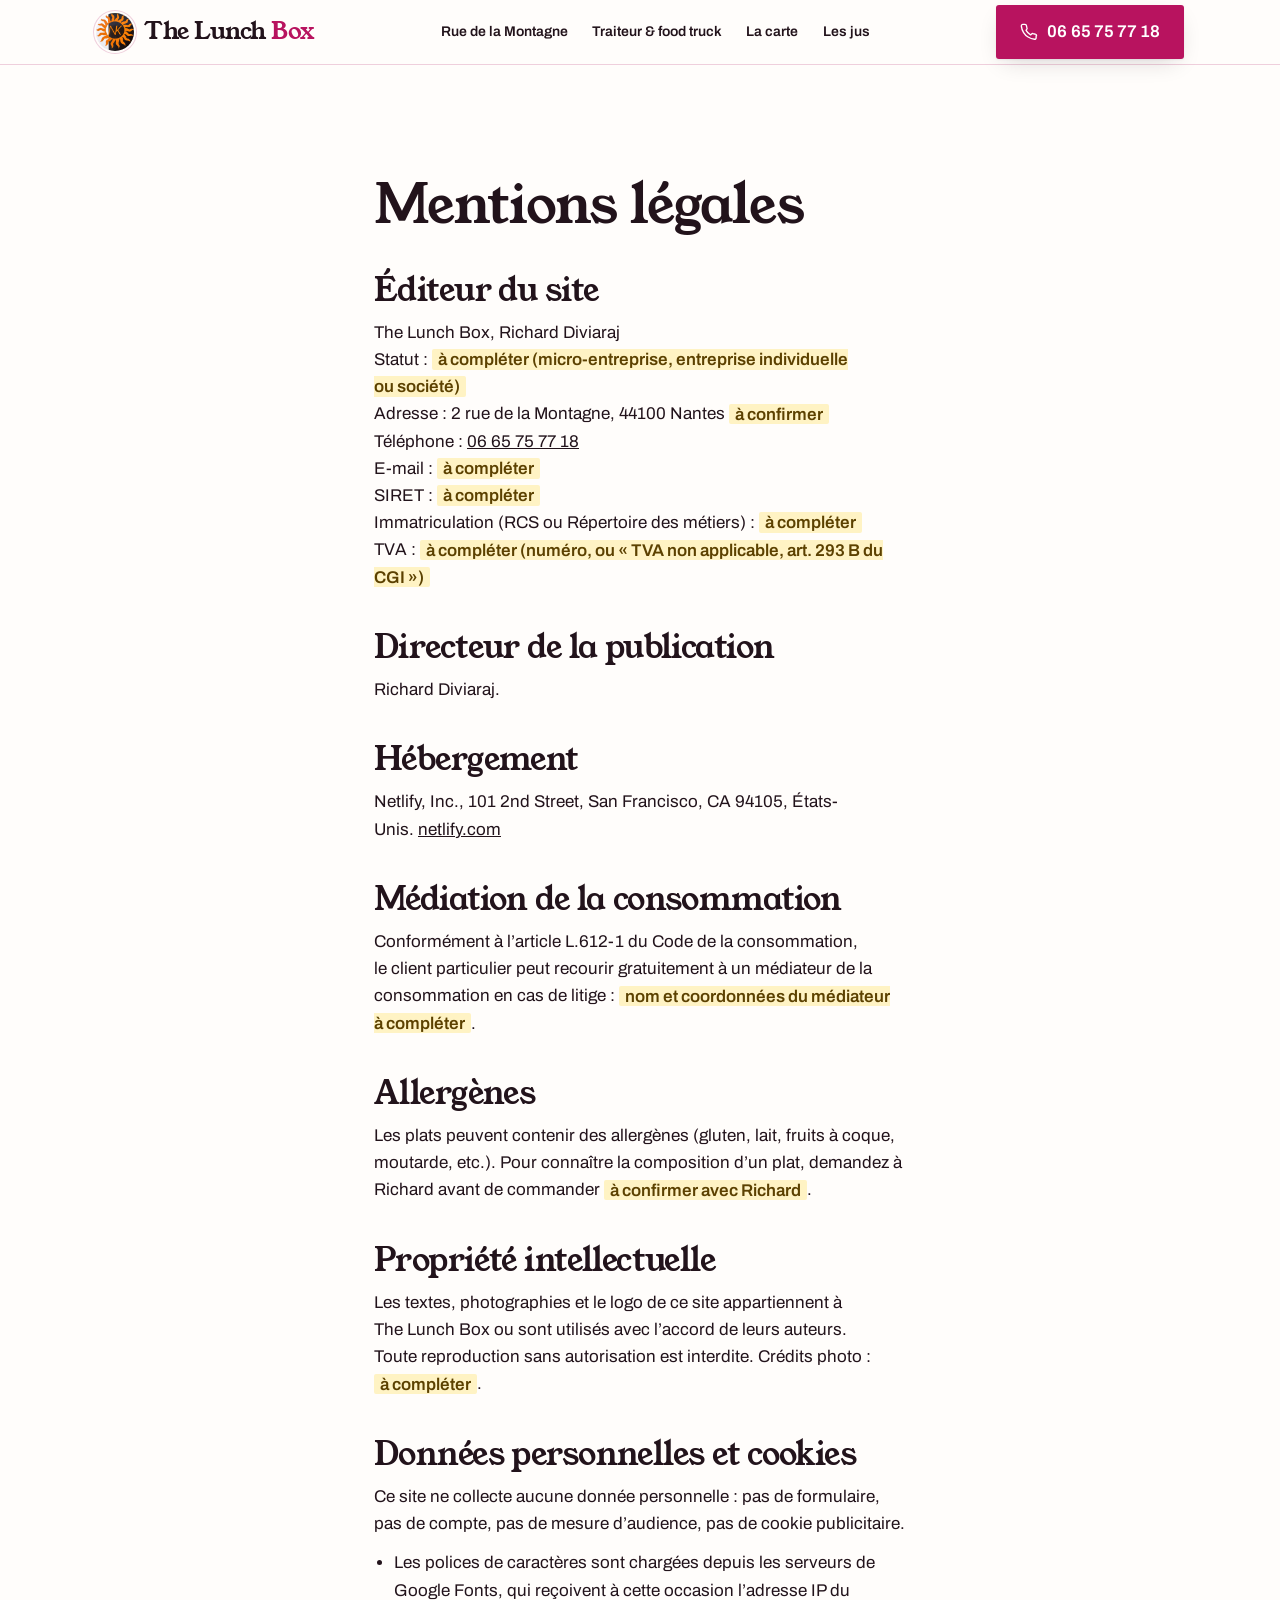
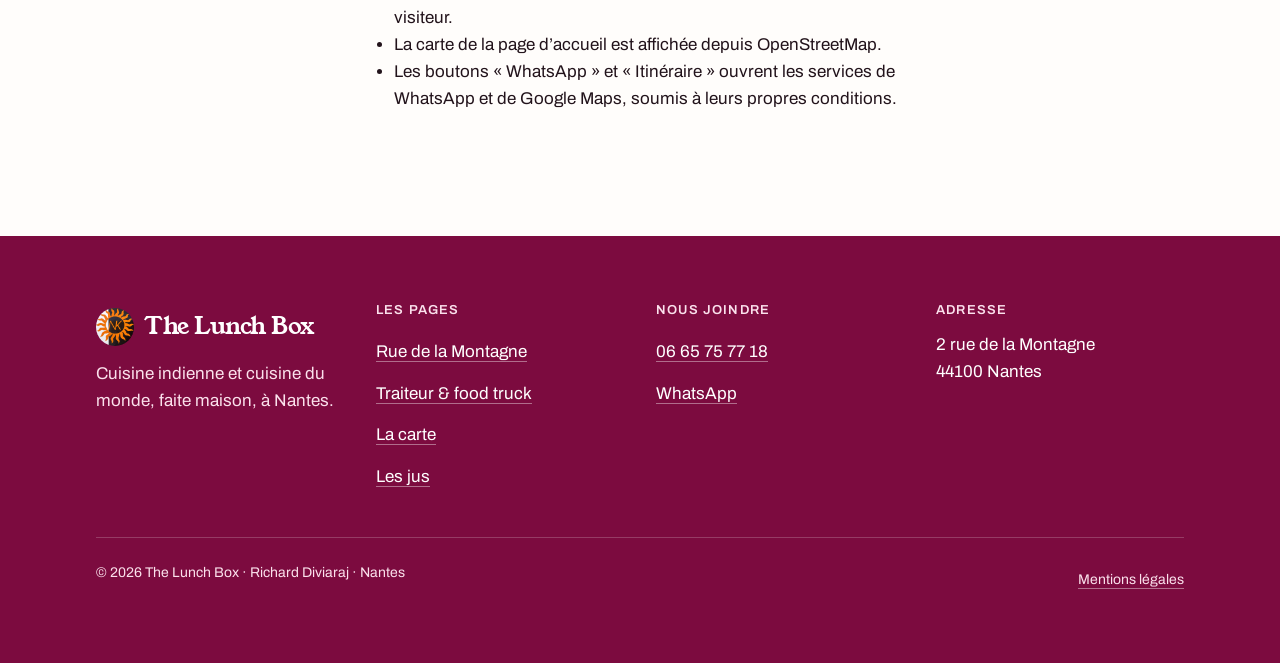
<file: mentions-legales.html>
<!doctype html>
<html lang="fr">
<head>
<meta charset="utf-8">
<meta name="viewport" content="width=device-width, initial-scale=1">
<title>Mentions légales | The Lunch Box, Nantes</title>
<meta name="description" content="Mentions légales du site The Lunch Box, cuisine indienne de Richard Diviaraj à Nantes.">
<!-- Retirer le noindex quand toutes les mentions « à compléter » seront remplies. -->
<meta name="robots" content="noindex">
<link rel="canonical" href="https://thelunchbox-nantes.fr/mentions-legales.html">
<meta name="theme-color" content="#B8135F">
<link rel="icon" href="favicon.ico" sizes="any">
<link rel="icon" href="assets/img/favicon-48.png" type="image/png" sizes="48x48">
<link rel="apple-touch-icon" href="assets/img/apple-touch-icon.png">

<link rel="preconnect" href="https://fonts.googleapis.com">
<link rel="preconnect" href="https://fonts.gstatic.com" crossorigin>
<link href="https://fonts.googleapis.com/css2?family=Young+Serif&family=Archivo:wght@400;500;600;700&display=swap" rel="stylesheet">
<link rel="stylesheet" href="assets/css/site.css?v=2026-10-15a">
</head>
<body>

<!-- Jeu d'icônes : tracé à la main, une seule graisse de trait. -->
<svg width="0" height="0" style="position:absolute" aria-hidden="true" focusable="false">
  <defs>
    <g id="i-phone" fill="none" stroke="currentColor" stroke-width="1.8" stroke-linecap="round" stroke-linejoin="round">
      <path d="M21.5 16.9v2.8a2 2 0 0 1-2.2 2 19.6 19.6 0 0 1-8.5-3 19.3 19.3 0 0 1-6-6 19.6 19.6 0 0 1-3-8.6 2 2 0 0 1 2-2.2h2.8a2 2 0 0 1 2 1.7c.1 1 .4 1.9.7 2.8a2 2 0 0 1-.4 2.1L8.1 9.9a16 16 0 0 0 6 6l1.4-1.3a2 2 0 0 1 2.1-.4c.9.3 1.8.6 2.8.7a2 2 0 0 1 1.7 2Z"/>
    </g>
    <g id="i-pin" fill="none" stroke="currentColor" stroke-width="1.8" stroke-linecap="round" stroke-linejoin="round">
      <path d="M20 10.5c0 5.7-8 11.5-8 11.5s-8-5.8-8-11.5a8 8 0 0 1 16 0Z"/><circle cx="12" cy="10.3" r="2.9"/>
    </g>
    <g id="i-route" fill="none" stroke="currentColor" stroke-width="1.8" stroke-linecap="round" stroke-linejoin="round">
      <path d="M21.4 2.6 2.9 10.2c-.8.3-.8 1.5.1 1.7l7.6 2 2 7.6c.2.9 1.4.9 1.7.1Z"/>
    </g>
    <g id="i-camera" fill="none" stroke="currentColor" stroke-width="1.8" stroke-linecap="round" stroke-linejoin="round">
      <path d="M22 19a2 2 0 0 1-2 2H4a2 2 0 0 1-2-2V9a2 2 0 0 1 2-2h3l1.8-2.6h6.4L17 7h3a2 2 0 0 1 2 2Z"/><circle cx="12" cy="13.5" r="3.6"/>
    </g>
    <g id="i-ext" fill="none" stroke="currentColor" stroke-width="1.8" stroke-linecap="round" stroke-linejoin="round">
      <path d="M7 17 17 7M9.5 7H17v7.5"/>
    </g>
    <path id="i-star" d="M12 2.4 15 8.5l6.7 1-4.9 4.7 1.2 6.7L12 17.7l-6 3.2 1.2-6.7L2.3 9.5l6.7-1Z" fill="currentColor"/>
    <path id="i-wa" fill="currentColor" d="M12.05 0C5.5 0 .16 5.34.16 11.89c0 2.1.55 4.15 1.59 5.95L.06 24l6.3-1.65a11.88 11.88 0 0 0 5.69 1.45c6.55 0 11.89-5.34 11.89-11.89A11.82 11.82 0 0 0 12.05 0Zm0 21.79a9.87 9.87 0 0 1-5.03-1.38l-.36-.21-3.74.98 1-3.65-.24-.37a9.86 9.86 0 0 1-1.51-5.26 9.89 9.89 0 0 1 16.88-6.99 9.83 9.83 0 0 1 2.89 7 9.89 9.89 0 0 1-9.89 9.88Zm5.42-7.4c-.3-.15-1.76-.87-2.03-.97-.27-.1-.47-.15-.67.15-.2.3-.77.96-.94 1.16-.18.2-.35.22-.65.08-.3-.15-1.25-.47-2.39-1.48-.88-.79-1.48-1.76-1.65-2.06-.17-.3-.02-.46.13-.6.14-.14.3-.35.44-.52.15-.18.2-.3.3-.5.1-.2.05-.37-.02-.52-.08-.15-.67-1.61-.92-2.2-.24-.58-.49-.5-.67-.51h-.57c-.2 0-.52.07-.79.37-.27.3-1.04 1.02-1.04 2.48s1.07 2.87 1.21 3.07c.15.2 2.1 3.2 5.08 4.49.71.3 1.26.49 1.7.62.7.23 1.35.2 1.87.12.57-.09 1.75-.72 2-1.41.25-.7.25-1.29.18-1.42-.08-.12-.28-.2-.57-.35Z"/>
  </defs>
</svg>

<header class="top">
  <div class="wrap top__in">
    <a class="mark" href="index.html"><img src="assets/img/logo-nk.jpg" alt="" width="40" height="40"><span>The&nbsp;Lunch&nbsp;<em>Box</em></span></a>
    <nav class="nav" aria-label="Pages du site">
      <a href="index.html"><span class="nav__plus">Rue de la </span>Montagne</a>
      <a href="food-truck.html">Traiteur<span class="nav__plus"> &amp; food truck</span></a>
      <a href="carte.html">La carte</a>
      <a href="jus.html">Les jus</a>
    </nav>
    <a class="btn btn--go" href="tel:+33665757718">
      <svg width="18" height="18" viewBox="0 0 24 24" aria-hidden="true"><use href="#i-phone"/></svg>
      06 65 75 77 18
    </a>
  </div>
</header>

<main id="haut" class="band">
  <div class="wrap legal">
    <h1 class="t-sect">Mentions légales</h1>

    <h2>Éditeur du site</h2>
    <p>The Lunch Box, Richard Diviaraj<br>
      Statut : <span class="todo">à compléter (micro-entreprise, entreprise individuelle ou société)</span><br>
      Adresse : 2 rue de la Montagne, 44100 Nantes <span class="todo">à confirmer</span><br>
      Téléphone : <a href="tel:+33665757718">06 65 75 77 18</a><br>
      E-mail : <span class="todo">à compléter</span><br>
      SIRET : <span class="todo">à compléter</span><br>
      Immatriculation (RCS ou Répertoire des métiers) : <span class="todo">à compléter</span><br>
      TVA : <span class="todo">à compléter (numéro, ou « TVA non applicable, art. 293 B du CGI »)</span></p>

    <h2>Directeur de la publication</h2>
    <p>Richard Diviaraj.</p>

    <h2>Hébergement</h2>
    <p>Netlify, Inc., 101 2nd Street, San Francisco, CA 94105, États-Unis.
      <a href="https://www.netlify.com" rel="noopener">netlify.com</a></p>

    <h2>Médiation de la consommation</h2>
    <p>Conformément à l’article L.612-1 du Code de la consommation, le client particulier peut
      recourir gratuitement à un médiateur de la consommation en cas de litige :
      <span class="todo">nom et coordonnées du médiateur à compléter</span>.</p>

    <h2>Allergènes</h2>
    <p>Les plats peuvent contenir des allergènes (gluten, lait, fruits à coque, moutarde, etc.).
      Pour connaître la composition d’un plat, demandez à Richard avant de commander
      <span class="todo">à confirmer avec Richard</span>.</p>

    <h2>Propriété intellectuelle</h2>
    <p>Les textes, photographies et le logo de ce site appartiennent à The Lunch Box ou sont utilisés
      avec l’accord de leurs auteurs. Toute reproduction sans autorisation est interdite.
      Crédits photo : <span class="todo">à compléter</span>.</p>

    <h2>Données personnelles et cookies</h2>
    <p>Ce site ne collecte aucune donnée personnelle : pas de formulaire, pas de compte, pas de
      mesure d’audience, pas de cookie publicitaire.</p>
    <ul>
      <li>Les polices de caractères sont chargées depuis les serveurs de Google Fonts, qui reçoivent
        à cette occasion l’adresse IP du visiteur.</li>
      <li>La carte de la page d’accueil est affichée depuis OpenStreetMap.</li>
      <li>Les boutons « WhatsApp » et « Itinéraire » ouvrent les services de WhatsApp et de Google Maps,
        soumis à leurs propres conditions.</li>
    </ul>
  </div>
</main>

<footer class="foot">
  <div class="wrap">
    <div class="foot__grid">
      <div>
        <p class="mark" style="margin-bottom:.4rem"><img src="assets/img/logo-nk.jpg" alt="" width="40" height="40" loading="lazy">The Lunch Box</p>
        <p class="muted">Cuisine indienne et cuisine du monde, faite maison, à Nantes.</p>
      </div>
      <div>
        <p class="label">Les pages</p>
        <p style="margin-top:.6rem"><a href="index.html">Rue de la Montagne</a></p>
        <p><a href="food-truck.html">Traiteur &amp; food truck</a></p>
        <p><a href="carte.html">La carte</a></p>
        <p><a href="jus.html">Les jus</a></p>
      </div>
      <div>
        <p class="label">Nous joindre</p>
        <p style="margin-top:.6rem"><a href="tel:+33665757718">06 65 75 77 18</a></p>
        <p><a href="https://wa.me/33665757718">WhatsApp</a></p>
      </div>
      <div>
        <p class="label">Adresse</p>
        <p style="margin-top:.6rem">2 rue de la Montagne<br>44100 Nantes</p>
      </div>
    </div>
    <p class="foot__legal"><span>© <span id="annee">2026</span> The Lunch Box · Richard Diviaraj · Nantes</span> <a href="mentions-legales.html">Mentions légales</a></p>
  </div>
</footer>

<nav class="callbar" aria-label="Actions rapides">
  <a href="tel:+33665757718">
    <svg width="18" height="18" viewBox="0 0 24 24" aria-hidden="true"><use href="#i-phone"/></svg>
    Appeler
  </a>
  <a href="https://wa.me/33665757718">
    <svg width="17" height="17" viewBox="0 0 24 24" aria-hidden="true"><use href="#i-wa"/></svg>
    WhatsApp
  </a>
  <a href="index.html">
    <svg width="17" height="17" viewBox="0 0 24 24" aria-hidden="true"><use href="#i-pin"/></svg>
    Y aller
  </a>
</nav>

<script>
document.getElementById('annee').textContent = new Date().getFullYear();
</script>

</body>
</html>
</file>
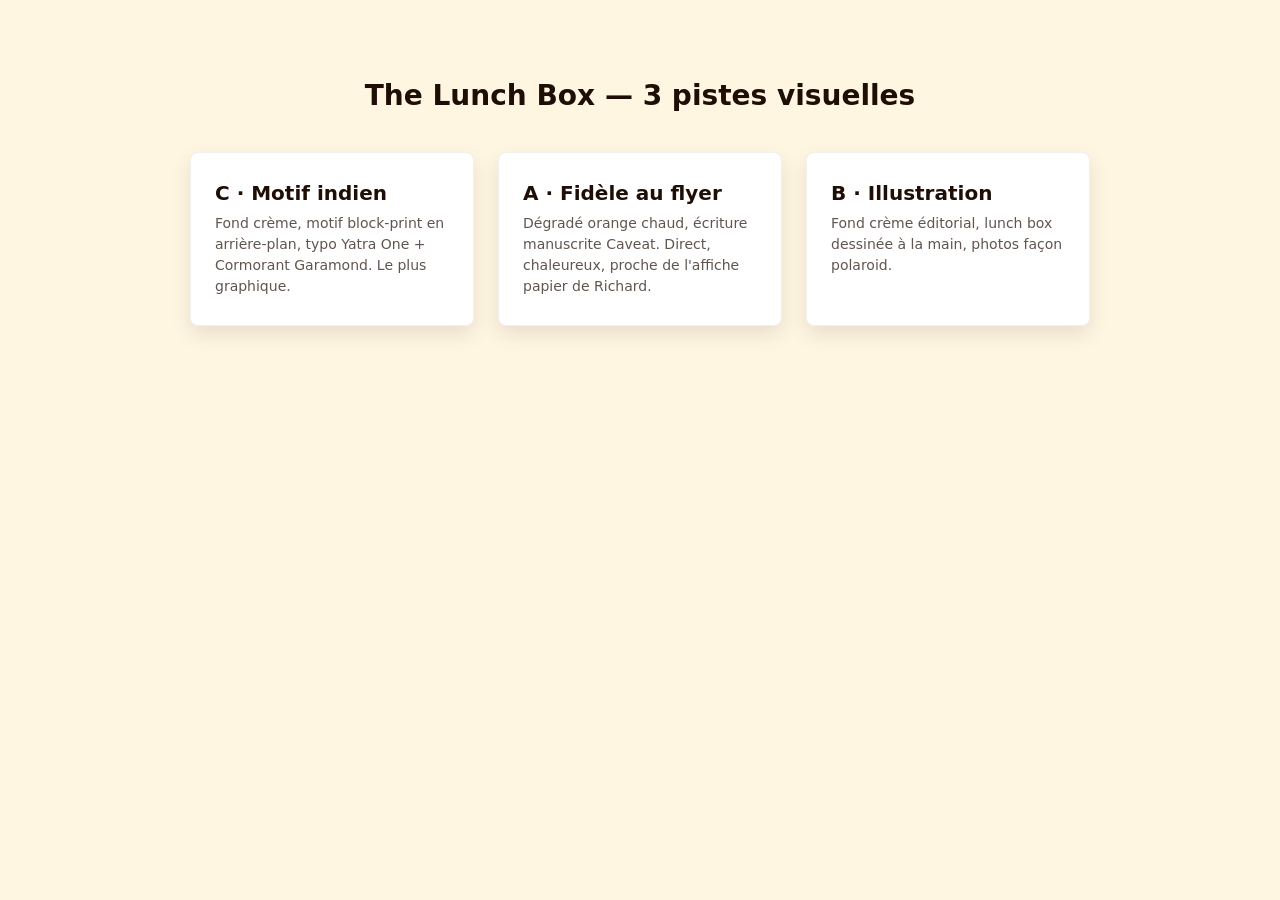
<file: variantes.html>
<!doctype html>
<html lang="fr">
<head>
<meta charset="utf-8" />
<meta name="viewport" content="width=device-width, initial-scale=1" />
<title>The Lunch Box — 3 pistes</title>
<style>
  body{margin:0;padding:60px 20px;background:#FFF6E2;font-family:system-ui,sans-serif;color:#1F0E05}
  h1{text-align:center;font-size:28px;margin-bottom:40px}
  .grid{display:grid;grid-template-columns:repeat(auto-fit,minmax(260px,1fr));gap:24px;max-width:900px;margin:0 auto}
  a.card{display:block;background:#fff;border-radius:8px;padding:28px 24px;text-decoration:none;color:#1F0E05;box-shadow:0 8px 20px rgba(31,14,5,.1);border:1px solid rgba(31,14,5,.06)}
  a.card:hover{box-shadow:0 12px 26px rgba(31,14,5,.16)}
  a.card h2{margin:0 0 8px;font-size:20px}
  a.card p{margin:0;font-size:14px;opacity:.7;line-height:1.5}
</style>
</head>
<body>
<h1>The Lunch Box — 3 pistes visuelles</h1>
<div class="grid">
  <a class="card" href="index.html">
    <h2>C · Motif indien</h2>
    <p>Fond crème, motif block-print en arrière-plan, typo Yatra One + Cormorant Garamond. Le plus graphique.</p>
  </a>
  <a class="card" href="v1.html">
    <h2>A · Fidèle au flyer</h2>
    <p>Dégradé orange chaud, écriture manuscrite Caveat. Direct, chaleureux, proche de l'affiche papier de Richard.</p>
  </a>
  <a class="card" href="v2.html">
    <h2>B · Illustration</h2>
    <p>Fond crème éditorial, lunch box dessinée à la main, photos façon polaroid.</p>
  </a>
</div>
</body>
</html>
</file>
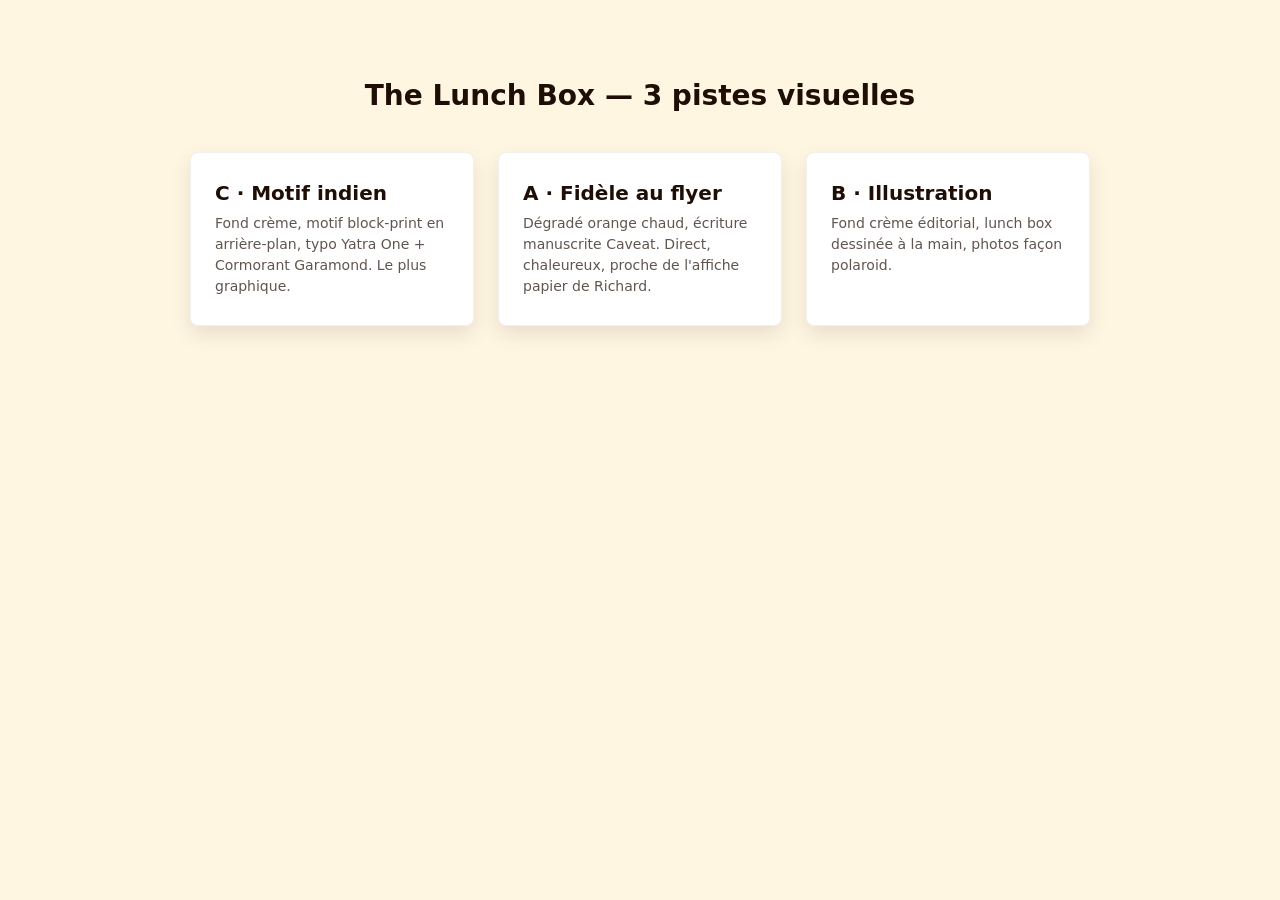
<file: prototype/variantes.html>
<!doctype html>
<html lang="fr">
<head>
<meta charset="utf-8" />
<meta name="viewport" content="width=device-width, initial-scale=1" />
<title>The Lunch Box — 3 pistes</title>
<style>
  body{margin:0;padding:60px 20px;background:#FFF6E2;font-family:system-ui,sans-serif;color:#1F0E05}
  h1{text-align:center;font-size:28px;margin-bottom:40px}
  .grid{display:grid;grid-template-columns:repeat(auto-fit,minmax(260px,1fr));gap:24px;max-width:900px;margin:0 auto}
  a.card{display:block;background:#fff;border-radius:8px;padding:28px 24px;text-decoration:none;color:#1F0E05;box-shadow:0 8px 20px rgba(31,14,5,.1);border:1px solid rgba(31,14,5,.06)}
  a.card:hover{box-shadow:0 12px 26px rgba(31,14,5,.16)}
  a.card h2{margin:0 0 8px;font-size:20px}
  a.card p{margin:0;font-size:14px;opacity:.7;line-height:1.5}
</style>
</head>
<body>
<h1>The Lunch Box — 3 pistes visuelles</h1>
<div class="grid">
  <a class="card" href="v3.html">
    <h2>C · Motif indien</h2>
    <p>Fond crème, motif block-print en arrière-plan, typo Yatra One + Cormorant Garamond. Le plus graphique.</p>
  </a>
  <a class="card" href="v1.html">
    <h2>A · Fidèle au flyer</h2>
    <p>Dégradé orange chaud, écriture manuscrite Caveat. Direct, chaleureux, proche de l'affiche papier de Richard.</p>
  </a>
  <a class="card" href="v2.html">
    <h2>B · Illustration</h2>
    <p>Fond crème éditorial, lunch box dessinée à la main, photos façon polaroid.</p>
  </a>
</div>
</body>
</html>
</file>
<file: assets/css/site.css>
/* ============================================================================
   The Lunch Box — feuille de style partagée
   Une seule feuille pour tout le site. Chaque page change sa couleur de
   marque via <html data-brand="…"> (voir « Déclinaisons » en bas de fichier).
   ========================================================================= */

/* --- 1. Jetons ----------------------------------------------------------- */

:root {
  /* Fond — blanc chaud. Richard n'aime pas le beige : la couleur vient des
     aplats de marque, pas du fond. */
  --paper:       #FFFDFB;
  --paper-deep:  #FCEFF4;
  --paper-edge:  #EFCFDC;

  /* Encre — un noir aubergine, jamais un noir pur */
  --ink:         #22131B;
  --ink-soft:    #5A4250;   /* texte secondaire : teinté depuis l'encre, jamais gris */

  /* Les couleurs fixes de chaque page — elles servent aussi à signaler une
     page depuis une autre (nav, liens croisés). */
  --rani:        #B8135F;   /* rose rani : la rue de la Montagne et la carte */
  --rani-deep:   #7C0B3F;
  --sun:         #F4C21A;   /* jaune camionnette : traiteur & food truck */
  --sun-deep:    #E5AE00;
  --sun-soft:    #FBE7A1;
  --indigo:      #2B2C7C;   /* le cadre des étiquettes : les jus */
  --indigo-deep: #1A1A52;

  /* Curcuma — filets, pastilles, chiffres. Jamais du texte courant sur blanc. */
  --turmeric:    #E3A008;
  --turmeric-ink:#8A5D02;

  /* Piment — le carré non-végétarien et le filet imprimé */
  --chili:       #A82B18;

  /* Marque de la page courante (rue de la Montagne par défaut) */
  --brand:          var(--rani);
  --brand-deep:     var(--rani-deep);
  --on-brand:       #FFFFFF;
  --on-brand-soft:  #FBE1EC;   /* texte secondaire sur la marque (≥ 4,5:1) */
  --on-brand-accent:#FFD98A;   /* souci pâle : chiffres et mots mis en avant sur la marque */

  /* La seule couleur d'action : un bouton plein = commander */
  --action:      var(--rani);
  --action-deep: var(--rani-deep);
  --on-action:   #FFFFFF;

  /* Typographie */
  --display: "Young Serif", "Iowan Old Style", Georgia, serif;
  --text:    "Archivo", -apple-system, BlinkMacSystemFont, "Segoe UI", sans-serif;

  /* Rythme */
  --gap:     clamp(1rem, 3vw, 1.5rem);
  --pad:     clamp(1rem, 5vw, 4.5rem);
  --band:    clamp(3.5rem, 9vw, 7rem);
  --measure: 66ch;
  --wrap:    76rem;

  --radius:  3px;
  --lift:    0 1px 2px rgba(34, 19, 27, .06), 0 8px 24px -8px rgba(34, 19, 27, .2);
  --lift-lg: 0 2px 4px rgba(34, 19, 27, .07), 0 20px 48px -16px rgba(34, 19, 27, .28);

  --ease: cubic-bezier(.16, 1, .3, 1);
}

/* --- 2. Base ------------------------------------------------------------- */

*, *::before, *::after { box-sizing: border-box; }

html {
  -webkit-text-size-adjust: 100%;
  scroll-behavior: smooth;
  scroll-padding-top: 7rem;
}

body {
  margin: 0;
  background: var(--paper);
  color: var(--ink);
  font-family: var(--text);
  font-size: clamp(1rem, .96rem + .2vw, 1.0625rem);
  line-height: 1.6;
  font-synthesis-weight: none;
  -webkit-font-smoothing: antialiased;
  overflow-x: hidden;
}

img, svg, iframe { display: block; max-width: 100%; }
img { height: auto; }

h1, h2, h3 {
  font-family: var(--display);
  font-weight: 400;
  letter-spacing: -.018em;
  line-height: 1.04;
  text-wrap: balance;
  margin: 0;
}

p { margin: 0; text-wrap: pretty; }

a { color: inherit; }

ul, ol, dl, dd { margin: 0; padding: 0; }
li { list-style: none; }

/* Surfaces du navigateur — elles font aussi partie du design */
::selection { background: var(--brand); color: var(--on-brand); }
:root { caret-color: var(--brand); accent-color: var(--brand); }

:where(a, button, [tabindex]):focus-visible {
  outline: 2.5px solid var(--brand);
  outline-offset: 3px;
  border-radius: 2px;
}

@supports (scrollbar-color: red blue) {
  html { scrollbar-color: var(--paper-edge) var(--paper); scrollbar-width: thin; }
}

.sr {
  position: absolute; width: 1px; height: 1px;
  padding: 0; margin: -1px; overflow: hidden;
  clip-path: inset(50%); white-space: nowrap;
}

/* --- 3. Échelle typographique ------------------------------------------- */

.t-hero  { font-size: clamp(2.3rem, 1.4rem + 4.4vw, 6rem); }
.t-sect  { font-size: clamp(1.9rem, 1.3rem + 2.8vw, 3.4rem); }
.t-item  { font-size: clamp(1.3rem, 1.1rem + 1vw, 1.75rem); }
.t-quote { font-size: clamp(1.2rem, 1.02rem + .9vw, 1.6rem); line-height: 1.34; }

.lede {
  font-size: clamp(1.08rem, 1rem + .5vw, 1.32rem);
  line-height: 1.5;
  max-width: 34ch;
}

.prose { max-width: var(--measure); }
.muted { color: var(--ink-soft); }

.label {
  font-size: .8125rem;
  font-weight: 600;
  letter-spacing: .09em;
  text-transform: uppercase;
  color: var(--ink-soft);
}

/* --- 4. Structure -------------------------------------------------------- */

.wrap {
  width: 100%;
  max-width: var(--wrap);
  margin-inline: auto;
  padding-inline: var(--pad);
}

.band { padding-block: var(--band); }
.band--paper { background: var(--paper-deep); }
.band--leaf  { background: var(--brand); color: var(--on-brand); }
.band--leaf .muted { color: var(--on-brand-soft); }

/* Filet imprimé au tampon — le seul motif du site, une seule fonction :
   marquer le haut d'un bandeau. */
.blockprint {
  height: 12px;
  background:
    repeating-linear-gradient(90deg,
      var(--turmeric) 0 6px, transparent 6px 12px,
      var(--chili) 12px 15px, transparent 15px 24px);
  opacity: .9;
}

.rule {
  border: 0;
  height: 1px;
  background: var(--paper-edge);
  margin: 0;
}
.band--leaf .rule { background: rgba(255, 255, 255, .22); }

/* --- 5. Boutons ---------------------------------------------------------- */

.btn {
  display: inline-flex;
  align-items: center;
  justify-content: center;
  gap: .6rem;
  min-height: 3rem;
  padding: .8rem 1.4rem;
  border: 1px solid transparent;
  border-radius: var(--radius);
  font: inherit;
  font-weight: 600;
  letter-spacing: .005em;
  text-decoration: none;
  cursor: pointer;
  transition: transform .25s var(--ease), background-color .25s var(--ease),
              border-color .25s var(--ease), box-shadow .25s var(--ease);
}
.btn svg { flex: none; }

.btn--go    { background: var(--action); color: var(--on-action); box-shadow: var(--lift); }
.btn--go:hover    { background: var(--action-deep); transform: translateY(-2px); box-shadow: var(--lift-lg); }
.btn--go:active   { transform: translateY(0); }

.btn--line  { border-color: currentColor; color: var(--ink); }
.btn--line:hover  { background: var(--ink); color: var(--paper); border-color: var(--ink); }

/* Sur un aplat de marque, le bouton plein s'inverse : blanc, texte de marque */
:is(.band--leaf, .splash) .btn--go { background: var(--on-brand); color: var(--brand-deep); }
:is(.band--leaf, .splash) .btn--go:hover { background: var(--on-brand-soft); }
:is(.band--leaf, .splash) .btn--line { color: var(--on-brand); }
:is(.band--leaf, .splash) .btn--line:hover { background: var(--on-brand); color: var(--brand-deep); border-color: var(--on-brand); }

.btn--wa    { background: #0F7A6D; color: #fff; }
.btn--wa:hover { background: #0A5F55; transform: translateY(-2px); }

.btn--full { width: 100%; }

/* --- 6. En-tête ---------------------------------------------------------- */

.top {
  position: sticky;
  top: 0;
  z-index: 40;
  background: color-mix(in srgb, var(--paper) 92%, transparent);
  backdrop-filter: blur(10px) saturate(1.4);
  border-bottom: 1px solid var(--paper-edge);
}

.top__in {
  display: flex;
  flex-wrap: wrap;
  align-items: center;
  justify-content: space-between;
  gap: 0 var(--gap);
  min-height: 4rem;
}

/* Le logo NK de Richard, en coin, devant le nom */
.mark {
  display: inline-flex;
  align-items: center;
  gap: .6rem;
  font-family: var(--display);
  font-size: clamp(1.2rem, 1.08rem + .5vw, 1.5rem);
  letter-spacing: -.02em;
  text-decoration: none;
  white-space: nowrap;
  padding-block: .45rem;
}
.mark img {
  width: 2.4rem; height: 2.4rem;
  border-radius: 50%;
  box-shadow: 0 0 0 2px var(--paper), 0 0 0 3px var(--paper-edge);
}
.mark em { font-style: normal; color: var(--brand); }

/* Les pages du site. Sur téléphone, elles passent sur une deuxième ligne
   qui défile à l'horizontale : quatre pages, ça ne se cache pas dans un menu. */
.nav {
  order: 3;
  display: flex;
  gap: 1.25rem;
  width: calc(100% + 2 * var(--pad));
  margin-inline: calc(-1 * var(--pad));
  padding: 0 var(--pad) .1rem;
  overflow-x: auto;
  scrollbar-width: none;
  font-size: .875rem;
  font-weight: 600;
  border-top: 1px solid var(--paper-edge);
}
.nav::-webkit-scrollbar { display: none; }
.nav a {
  flex: none;
  text-decoration: none;
  padding-block: .7rem .6rem;
  border-bottom: 2.5px solid transparent;
  white-space: nowrap;
  transition: border-color .2s var(--ease), color .2s var(--ease);
}
.nav a:hover { border-bottom-color: var(--paper-edge); }
.nav a[aria-current="page"] { border-bottom-color: var(--brand); }

@media (min-width: 62rem) {
  .nav {
    order: 0;
    width: auto;
    margin: 0;
    padding: 0;
    gap: clamp(1.1rem, 1.9vw, 1.9rem);
    border-top: 0;
    overflow: visible;
  }
}

.top .btn { display: none; }
@media (min-width: 48rem) { .top .btn { display: inline-flex; } }

/* --- 7. Ouverture (le moment vivant du site) ---------------------------- */

.status {
  display: inline-flex;
  align-items: center;
  gap: .6rem;
  padding: .6rem 1.05rem .6rem .85rem;
  border-radius: 999px;
  border: 1px solid var(--paper-edge);
  background: var(--paper);
  color: var(--ink);
  font-size: .875rem;
  font-weight: 600;
  line-height: 1.35;
  text-align: left;
  text-decoration: none;
  transition: border-color .25s var(--ease), background-color .25s var(--ease);
}
.status:hover { border-color: var(--ink-soft); }
.status__dot {
  flex: none;
  width: .6rem; height: .6rem;
  border-radius: 50%;
  background: var(--ink-soft);
}
.status[data-open="oui"] { border-color: #9ABF98; background: #EAF3E7; color: #1B3A1E; }
.status[data-open="oui"] .status__dot {
  background: #2E8B36;
  animation: beat 2.4s var(--ease) infinite;
}
.status[data-open="bientot"] { border-color: #E6C888; background: #FBF2DC; color: var(--turmeric-ink); }
.status[data-open="bientot"] .status__dot { background: var(--turmeric); }

@keyframes beat {
  0%, 100% { box-shadow: 0 0 0 0 rgba(46, 139, 54, .55); }
  70%      { box-shadow: 0 0 0 .5rem rgba(46, 139, 54, 0); }
}

:is(.band--leaf, .splash) .status { background: rgba(255, 255, 255, .12); border-color: rgba(255, 255, 255, .4); color: var(--on-brand); }
:is(.band--leaf, .splash) .status__dot { background: var(--on-brand-soft); }
:is(.band--leaf, .splash) .status[data-open="oui"] { background: #fff; border-color: #fff; color: #1B3A1E; }
:is(.band--leaf, .splash) .status[data-open="oui"] .status__dot { background: #2E8B36; }
:is(.band--leaf, .splash) .status[data-open="bientot"] { background: #FBF2DC; border-color: #FBF2DC; color: var(--turmeric-ink); }
:is(.band--leaf, .splash) .status[data-open="bientot"] .status__dot { background: var(--turmeric); }

/* --- 8. Accueil ---------------------------------------------------------- */

.hero { padding-block: clamp(2rem, 4.5vw, 3.25rem) clamp(3rem, 7vw, 5.5rem); }

/* Le titre court sur toute la largeur : c'est la manchette.
   Les faits et la photo se partagent la ligne en dessous. */
.hero h1 { margin-block: 1.25rem clamp(1.75rem, 4vw, 2.75rem); }
.hero h1:first-child { margin-top: 0; }
.hero h1 em { font-style: normal; color: var(--brand); }

.hero__grid { display: grid; gap: clamp(2rem, 5vw, 3.5rem); }

@media (min-width: 62rem) {
  .hero__grid {
    grid-template-columns: minmax(0, 1fr) minmax(0, .82fr);
    align-items: start;
  }
  .hero .lede { max-width: 38ch; }
}

.hero__actions {
  display: flex;
  flex-wrap: wrap;
  gap: .75rem;
  margin-top: 1.5rem;
}
.hero__actions .btn { flex: 1 1 auto; }
@media (min-width: 30rem) { .hero__actions .btn { flex: 0 0 auto; } }

/* Bandeau d'accueil pleine largeur, dans la couleur de la page */
.splash { background: var(--brand); color: var(--on-brand); }
.splash .muted { color: var(--on-brand-soft); }
.splash .hero h1 em { color: var(--on-brand-accent); }
.splash .facts, .splash .facts > div { border-color: rgba(255, 255, 255, .3); }
.splash .facts dt { color: var(--on-brand-soft); }
.splash .facts .price { color: var(--on-brand-accent); }
.splash .facts a { color: inherit; text-underline-offset: .2em; }
.splash .shot { box-shadow: 10px 10px 0 var(--brand-deep); border: 2px solid var(--on-brand); }

/* Les faits, en fiche produit — pas en cartes */
.facts {
  display: grid;
  gap: 0;
  margin-top: 1.5rem;
  border-top: 1px solid var(--paper-edge);
}
.facts > div {
  padding-block: .8rem;
  border-bottom: 1px solid var(--paper-edge);
}
.facts dt { font-size: .8125rem; font-weight: 600; letter-spacing: .09em; text-transform: uppercase; color: var(--ink-soft); }
.facts dd { font-weight: 500; margin-top: .15rem; }

/* Sur téléphone, l'étiquette passe au-dessus : plus de valeurs en drapeau
   à droite qui se coupent en deux. */
@media (min-width: 34rem) {
  .facts > div {
    display: flex;
    align-items: baseline;
    justify-content: space-between;
    gap: 1.5rem;
  }
  .facts dd { text-align: right; margin-top: 0; }
}
.facts .price {
  font-family: var(--display);
  font-size: 1.6rem;
  line-height: 1;
  color: var(--brand);
  letter-spacing: -.02em;
}

/* --- 9. Emplacements photo ---------------------------------------------- */
/* Tant que les vraies photos ne sont pas là, on montre un cadre assumé —
   pas un faux plat. Remplacer le <span> par <img> le moment venu. */

.shot {
  position: relative;
  margin: 0;
  overflow: hidden;
  border-radius: var(--radius);
  background: var(--paper-deep);
  box-shadow: var(--lift);
}
.shot img { width: 100%; height: 100%; object-fit: cover; }

.shot--tall   { aspect-ratio: 4 / 5; }
.shot--wide   { aspect-ratio: 3 / 2; }
.shot--face   { aspect-ratio: 1 / 1; }
.shot--trio   { aspect-ratio: 5 / 3; }
.shot--bottle { aspect-ratio: 6 / 11; }

.shot__todo {
  position: absolute;
  inset: 0;
  display: flex;
  flex-direction: column;
  align-items: center;
  justify-content: center;
  gap: .7rem;
  padding: 1.5rem;
  text-align: center;
  color: var(--ink-soft);
  background:
    repeating-linear-gradient(-45deg,
      transparent 0 11px, rgba(34, 19, 27, .035) 11px 12px);
  box-shadow: inset 0 0 0 1px var(--paper-edge);
}
.shot__todo span { font-size: .8125rem; font-weight: 600; letter-spacing: .07em; text-transform: uppercase; }
.shot__todo svg { opacity: .55; }

/* --- 10. La carte -------------------------------------------------------- */

.dishes {
  display: grid;
  gap: clamp(2rem, 4vw, 2.5rem);
  margin-top: clamp(2rem, 5vw, 3.25rem);
}
@media (min-width: 46rem) { .dishes { grid-template-columns: repeat(2, 1fr); } }
@media (min-width: 64rem) { .dishes { grid-template-columns: repeat(4, 1fr); } }
@media (min-width: 64rem) { .dishes--3 { grid-template-columns: repeat(3, 1fr); } }

.dish h3 { margin-block: 1rem .5rem; }
.dish p { color: var(--ink-soft); }

.menu-group + .menu-group { margin-top: clamp(2.75rem, 6vw, 4rem); }
.menu-group > h3 {
  font-size: clamp(1.4rem, 1.15rem + 1.1vw, 2rem);
  padding-bottom: .6rem;
  border-bottom: 2px solid var(--ink);
}
.menu-group .dishes { margin-top: 1.5rem; }

/* Le carré végé / non-végé — la vraie signalétique indienne, pas un emoji */
.mark-veg {
  display: inline-flex;
  align-items: center;
  gap: .5rem;
  font-size: .78rem;
  font-weight: 700;
  letter-spacing: .07em;
  text-transform: uppercase;
}
.mark-veg::before {
  content: "";
  width: .95rem; height: .95rem;
  border: 1.5px solid currentColor;
  border-radius: 2px;
  background:
    radial-gradient(circle at 50% 50%, currentColor 0 30%, transparent 31%);
}
.mark-veg[data-veg="oui"] { color: #1B6B28; }
.mark-veg[data-veg="non"] { color: var(--chili); }

/* --- 11. Horaires -------------------------------------------------------- */

.hours {
  margin-top: clamp(1.75rem, 4vw, 2.5rem);
  border-top: 1px solid rgba(255, 255, 255, .22);
}
.hours li {
  display: grid;
  grid-template-columns: 1fr auto;
  align-items: baseline;
  gap: .5rem 1rem;
  padding: 1rem .9rem 1rem 1rem;
  margin-inline: -1rem;
  border-bottom: 1px solid rgba(255, 255, 255, .22);
  border-radius: var(--radius);
  transition: background-color .3s var(--ease);
}
.hours__day  { font-family: var(--display); font-size: clamp(1.15rem, 1rem + .7vw, 1.5rem); }
.hours__time { font-size: clamp(1rem, .9rem + .5vw, 1.25rem); font-weight: 600; color: var(--on-brand-accent); text-align: right; white-space: nowrap; }
.hours__time small { display: block; font-size: inherit; }
@media (min-width: 34rem) { .hours__time small { display: inline; } .hours__time small::before { content: " · "; } }
.hours__note { grid-column: 1 / -1; font-size: .9375rem; color: var(--on-brand-soft); }
.hours li[data-off] .hours__time { color: var(--on-brand-soft); font-weight: 500; }

.hours li[data-today] { background: rgba(0, 0, 0, .16); }
.hours li[data-today] .hours__day::after {
  content: "aujourd’hui";
  display: inline-block;
  margin-left: .7rem;
  vertical-align: middle;
  padding: .2rem .5rem;
  border-radius: 2px;
  background: var(--on-brand-accent);
  color: var(--brand-deep);
  font-family: var(--text);
  font-size: .6875rem;
  font-weight: 700;
  letter-spacing: .08em;
  text-transform: uppercase;
}

/* --- 12. Avis ------------------------------------------------------------ */

.reviews { margin-top: clamp(1.5rem, 4vw, 2.5rem); }
.review { padding-block: clamp(1.75rem, 4vw, 2.5rem); border-top: 1px solid var(--paper-edge); }
.review:last-child { border-bottom: 1px solid var(--paper-edge); }
.review blockquote { margin: 0; font-family: var(--display); letter-spacing: -.01em; }
.review figcaption { margin-top: .9rem; display: flex; flex-wrap: wrap; align-items: center; gap: .35rem .8rem; font-size: .9375rem; color: var(--ink-soft); }
.stars { display: inline-flex; gap: .1rem; color: var(--turmeric-ink); }

@media (min-width: 54rem) {
  .reviews { display: grid; grid-template-columns: repeat(3, 1fr); gap: 0 clamp(2rem, 4vw, 3rem); }
  .review { border-top: 2px solid var(--ink); }
  .review:last-child { border-bottom: 0; }
}

/* --- 13. Contact & carte ------------------------------------------------- */

.contact__grid { display: grid; gap: clamp(2rem, 5vw, 3.5rem); align-items: start; }
@media (min-width: 58rem) { .contact__grid { grid-template-columns: minmax(0, 1fr) minmax(0, 1.1fr); } }
.contact__grid--mid { align-items: center; }

.map {
  border: 1px solid var(--paper-edge);
  border-radius: var(--radius);
  overflow: hidden;
  background: var(--paper-deep);
  box-shadow: var(--lift);
}
.map iframe { width: 100%; height: clamp(260px, 42vw, 400px); border: 0; }
.map__foot a { display: inline-block; padding-block: .4rem; }
.map__foot { display: flex; flex-wrap: wrap; align-items: center; justify-content: space-between; gap: .75rem; padding: .9rem 1rem; border-top: 1px solid var(--paper-edge); background: var(--paper); font-size: .875rem; }

.stack { display: grid; gap: .75rem; margin-top: 1.5rem; }
@media (min-width: 30rem) { .stack { grid-auto-flow: column; justify-content: start; } }

.note {
  margin-top: 2rem;
  padding-top: 1.5rem;
  border-top: 1px solid var(--paper-edge);
}
.note h3 { font-size: 1.2rem; margin-bottom: .4rem; }

/* --- 14. Offres (traiteur) ---------------------------------------------- */
/* Trois colonnes à filet, pas des cartes : pour qui, puis comment. */

.offers {
  display: grid;
  gap: 0 clamp(2rem, 4vw, 3rem);
  margin-top: clamp(1.75rem, 4vw, 2.75rem);
}
@media (min-width: 54rem) { .offers { grid-template-columns: repeat(3, 1fr); } }
.offer {
  padding-block: 1.5rem;
  border-top: 2px solid currentColor;
}
.offer h3 { font-size: clamp(1.3rem, 1.1rem + 1vw, 1.75rem); margin-bottom: .6rem; }
.offer .label { display: block; margin-bottom: .5rem; }
.offer p + p { margin-top: .5rem; }
.band--leaf .offer .label { color: var(--on-brand-soft); }

.refs { margin-top: 1.5rem; border-top: 1px solid var(--paper-edge); }
.refs li {
  display: flex; flex-wrap: wrap; align-items: baseline; justify-content: space-between;
  gap: .25rem 1.5rem;
  padding-block: 1.1rem;
  border-bottom: 1px solid var(--paper-edge);
}
.refs strong { font-family: var(--display); font-weight: 400; font-size: clamp(1.3rem, 1.1rem + 1vw, 1.75rem); }

/* --- 15. Les jus --------------------------------------------------------- */
/* Une section par jus, dans la couleur de son étiquette. */

.juice { padding-block: var(--band); background: var(--j); color: var(--j-ink); }
.juice__grid { display: grid; gap: clamp(2rem, 5vw, 4rem); align-items: center; }
@media (min-width: 52rem) {
  .juice__grid { grid-template-columns: minmax(0, .7fr) minmax(0, 1fr); }
  .juice:nth-of-type(even) .juice__grid > figure { order: 2; }
}
.juice figure { max-width: min(22rem, 62vw); margin-inline: auto; width: 100%; box-shadow: 12px 12px 0 var(--j-deep); }
.juice .label { color: var(--j-soft); }
.juice h2 { font-size: clamp(2.6rem, 1.6rem + 5vw, 5.5rem); margin-block: .5rem 1.5rem; }
.juice__ing { border-top: 1px solid var(--j-line); }
.juice__ing li {
  font-family: var(--display);
  font-size: clamp(1.25rem, 1.05rem + 1vw, 1.75rem);
  padding-block: .55rem;
  border-bottom: 1px solid var(--j-line);
}
.juice__foot { margin-top: 1.25rem; color: var(--j-soft); }

.juice--amour  { --j: #B83357; --j-deep: #7E1F3A; --j-ink: #fff;    --j-soft: #FCE0E8; --j-line: rgba(255, 255, 255, .3); }
.juice--coeur  { --j: #DC6E2F; --j-deep: #2B2C7C; --j-ink: #22131B; --j-soft: #3A1A0A; --j-line: rgba(34, 19, 27, .3); }
.juice--cleaner{ --j: #799F38; --j-deep: #4B6620; --j-ink: #22131B; --j-soft: #233108; --j-line: rgba(34, 19, 27, .3); }

/* --- 16. Texte long (mentions légales) ---------------------------------- */

.legal { max-width: var(--measure); }
.legal h2 { font-size: clamp(1.4rem, 1.15rem + 1.1vw, 2rem); margin-block: 2.5rem .75rem; }
.legal p, .legal ul { margin-bottom: .75rem; }
.legal li { list-style: disc; margin-left: 1.25rem; }
.todo {
  background: #FFF3C4;
  color: #5C4100;
  padding: .05em .35em;
  border-radius: 2px;
  font-weight: 600;
}

/* --- 17. Pied ------------------------------------------------------------ */

.foot { background: var(--brand-deep); color: var(--on-brand); padding-block: clamp(2.5rem, 6vw, 4rem); }
.foot .muted, .foot .label { color: var(--on-brand-soft); }
.foot a { display: inline-block; padding-block: .45rem; text-decoration-color: rgba(255, 255, 255, .4); text-underline-offset: .25em; }
.foot a:hover { text-decoration-color: currentColor; }
.foot__grid { display: grid; gap: 2rem; }
@media (min-width: 46rem) { .foot__grid { grid-template-columns: repeat(4, 1fr); } }
.foot .mark img { box-shadow: none; }
.foot__legal { margin-top: 2.5rem; padding-top: 1.5rem; border-top: 1px solid rgba(255, 255, 255, .2); font-size: .875rem; color: var(--on-brand-soft); display: flex; flex-wrap: wrap; gap: .25rem 1.5rem; justify-content: space-between; }

/* --- 18. Barre d'appel mobile ------------------------------------------- */
/* Sur téléphone, l'action de commande ne doit jamais être à plus d'un pouce. */

.callbar {
  position: fixed;
  inset: auto 0 0 0;
  z-index: 50;
  display: grid;
  grid-template-columns: 1.45fr 1fr 1fr;
  gap: 1px;
  background: var(--paper-edge);
  border-top: 1px solid var(--paper-edge);
  padding-bottom: env(safe-area-inset-bottom);
  box-shadow: 0 -8px 24px -12px rgba(34, 19, 27, .3);
}
.callbar a {
  display: flex;
  align-items: center;
  justify-content: center;
  gap: .45rem;
  min-height: 3.5rem;
  padding-inline: .35rem;
  background: var(--paper);
  color: var(--ink);
  font-size: clamp(.8125rem, .55rem + .8vw, .9375rem);
  font-weight: 600;
  text-decoration: none;
}
.callbar a:first-child { background: var(--action); color: var(--on-action); }
.callbar a:active { filter: brightness(.93); }

@media (min-width: 48rem) { .callbar { display: none; } }
@media (max-width: 47.999rem) { body { padding-bottom: 3.9rem; } }

/* --- 19. Mouvement ------------------------------------------------------- */

@media (prefers-reduced-motion: reduce) {
  html { scroll-behavior: auto; }
  *, *::before, *::after {
    animation-duration: .01ms !important;
    animation-iteration-count: 1 !important;
    transition-duration: .01ms !important;
  }
}

/* --- 20. Déclinaisons ---------------------------------------------------- */
/* Chaque page change sa couleur de marque et hérite de tout le reste.
   Rue de la Montagne, carte, mentions : rose rani (défaut).                */

/* Traiteur & food truck : le jaune de la camionnette, l'encre en contrepoint */
[data-brand="jaune"] {
  --brand: var(--sun); --brand-deep: var(--ink);
  --on-brand: var(--ink); --on-brand-soft: #3B3305; --on-brand-accent: var(--ink);
  --action: var(--ink); --action-deep: #000; --on-action: var(--sun);
  --paper-deep: var(--sun-soft); --paper-edge: #E8D48A;
}
[data-brand="jaune"] .top { background: var(--sun); border-bottom: 2px solid var(--ink); }
[data-brand="jaune"] .nav { border-top-color: rgba(34, 19, 27, .2); }
[data-brand="jaune"] .nav a[aria-current="page"] { border-bottom-color: var(--ink); }
[data-brand="jaune"] .mark em { color: var(--ink); background: var(--paper); padding: 0 .18em; border-radius: 2px; }
[data-brand="jaune"] .mark img { box-shadow: 0 0 0 2px var(--ink); }
[data-brand="jaune"] .splash { border-bottom: 2px solid var(--ink); }
[data-brand="jaune"] .splash .hero h1 em { color: var(--ink); background: linear-gradient(transparent 62%, var(--paper) 62% 92%, transparent 92%); }
[data-brand="jaune"] .splash .facts, [data-brand="jaune"] .splash .facts > div { border-color: rgba(34, 19, 27, .28); }
[data-brand="jaune"] .splash .shot { box-shadow: 10px 10px 0 var(--ink); border-color: var(--ink); }
[data-brand="jaune"] :is(.band--leaf, .splash) .btn--go { background: var(--ink); color: var(--sun); }
[data-brand="jaune"] :is(.band--leaf, .splash) .btn--go:hover { background: #000; }
[data-brand="jaune"] :is(.band--leaf, .splash) .btn--line:hover { background: var(--ink); color: var(--sun); border-color: var(--ink); }
/* Le bandeau sombre de la page camion : encre, avec le jaune en accent */
[data-brand="jaune"] .band--ink { background: var(--ink); color: var(--paper); }
[data-brand="jaune"] .band--ink .muted, [data-brand="jaune"] .band--ink .offer .label { color: #E3D9C2; }
[data-brand="jaune"] .band--ink .btn--go { background: var(--sun); color: var(--ink); }
[data-brand="jaune"] .band--ink .shot { border: 2px solid var(--sun); }
[data-brand="jaune"] .foot { background: var(--ink); color: var(--paper); }
[data-brand="jaune"] .foot .muted, [data-brand="jaune"] .foot .label, [data-brand="jaune"] .foot__legal { color: #E3D9C2; }
.stripe { height: 14px; background: repeating-linear-gradient(-45deg, var(--ink) 0 14px, var(--sun) 14px 28px); }

/* Les jus : l'indigo du cadre des étiquettes */
[data-brand="jus"] {
  --brand: var(--indigo); --brand-deep: var(--indigo-deep);
  --on-brand-soft: #DADBF4; --on-brand-accent: #FFD98A;
  --action: var(--indigo); --action-deep: var(--indigo-deep);
  --paper-deep: #F1F1FB; --paper-edge: #D5D6EE;
}

/* --- 21. Impression ------------------------------------------------------ */

@media print {
  .top, .callbar, .map iframe, .btn { display: none !important; }
  body { background: #fff; color: #000; padding: 0; }
  .band--leaf, .splash, .juice { background: #fff !important; color: #000 !important; }
}

/* Sur petit écran, les intitulés du menu se raccourcissent pour que les
   quatre pages tiennent sur une ligne : « Montagne », « Traiteur ». */
@media (max-width: 33.999rem) { .nav__plus { display: none; } .nav { gap: 1.1rem; } }

/* --- Carte : les plats sans photo ---------------------------------------- */
/* Une liste nue, en filets, sous les cartes photo : pas d'emplacement vide. */
.menu-list {
  display: grid;
  column-gap: 2.5rem;
  margin-top: 1.75rem;
  border-top: 1px solid var(--paper-edge);
}
@media (min-width: 46rem) { .menu-list { grid-template-columns: repeat(2, 1fr); } }
@media (min-width: 64rem) { .menu-list { grid-template-columns: repeat(3, 1fr); } }
.menu-list li {
  display: flex;
  align-items: baseline;
  justify-content: space-between;
  gap: 1rem;
  padding-block: .9rem;
  border-bottom: 1px solid var(--paper-edge);
  font-family: var(--display);
  font-size: clamp(1.1rem, 1rem + .45vw, 1.3rem);
  line-height: 1.3;
}
.menu-list small {
  display: block;
  margin-top: .2rem;
  font-family: var(--text);
  font-size: .875rem;
  color: var(--ink-soft);
}
</file>
